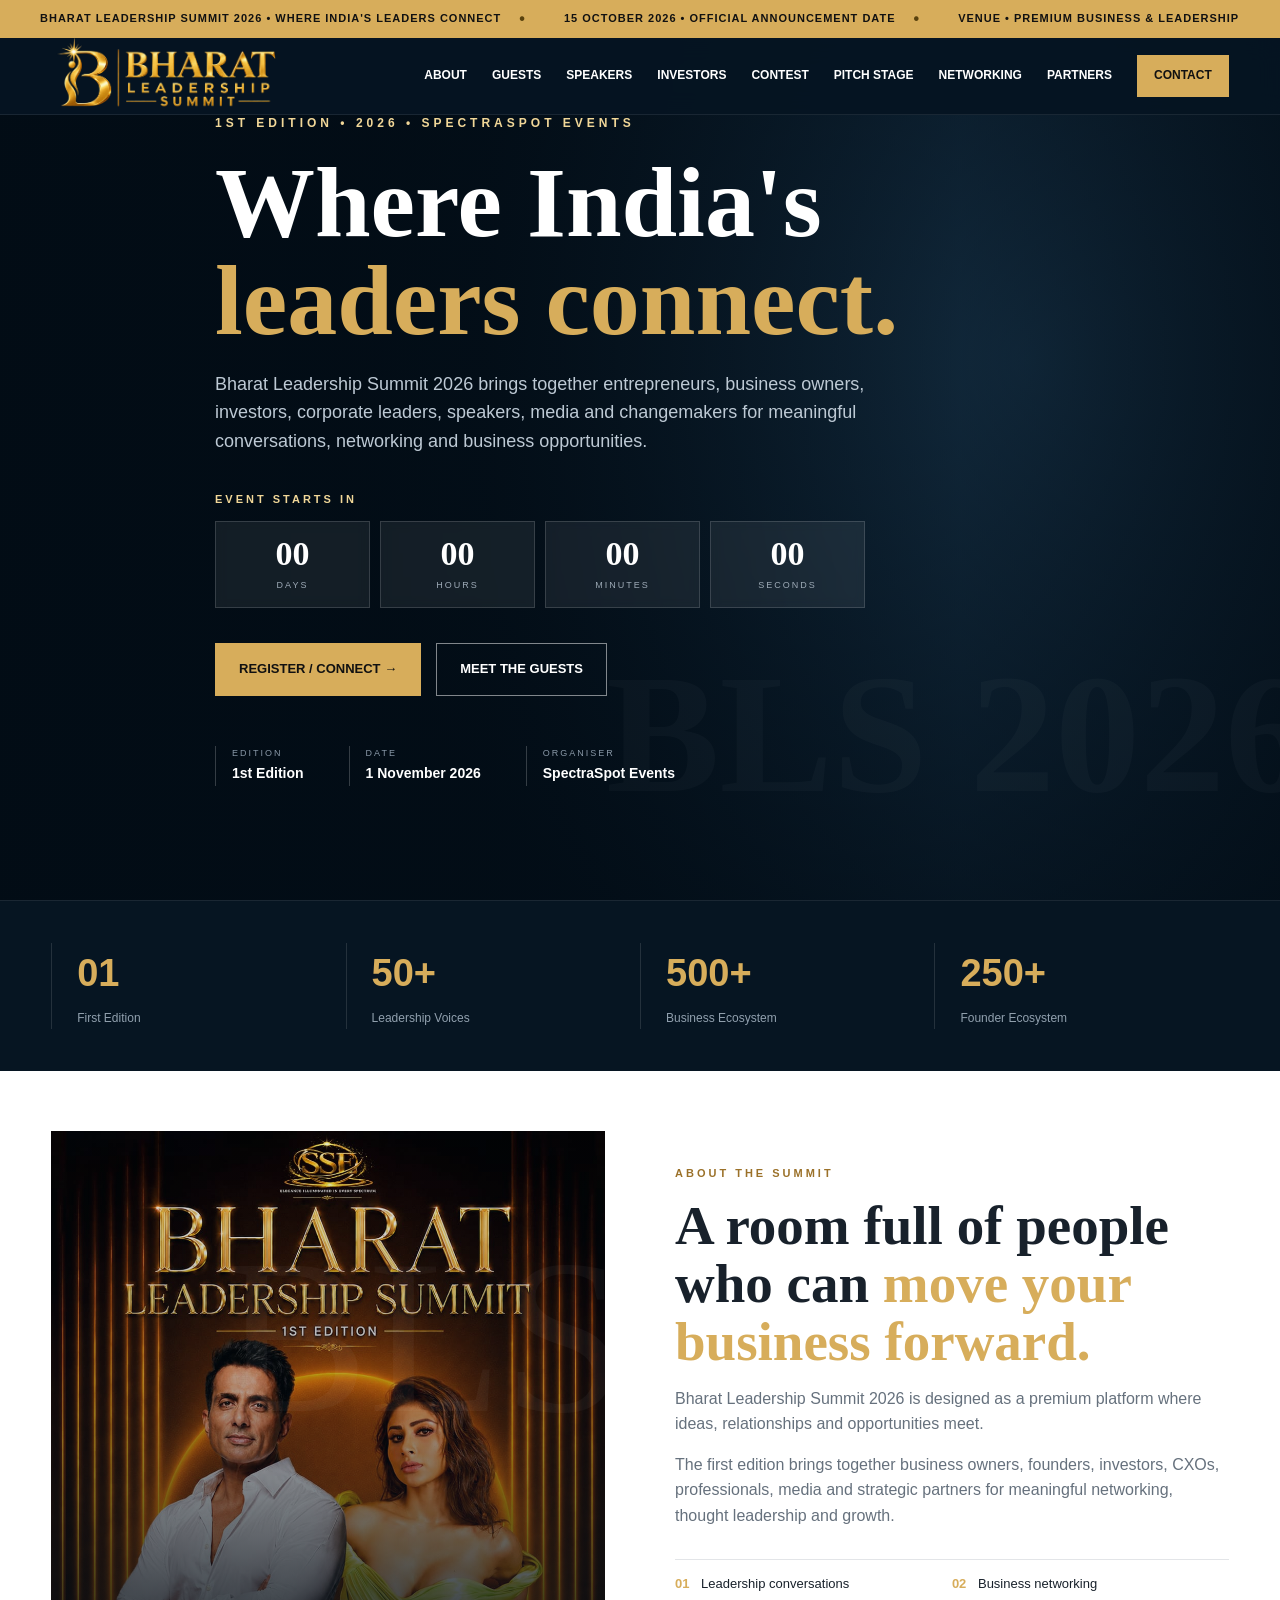
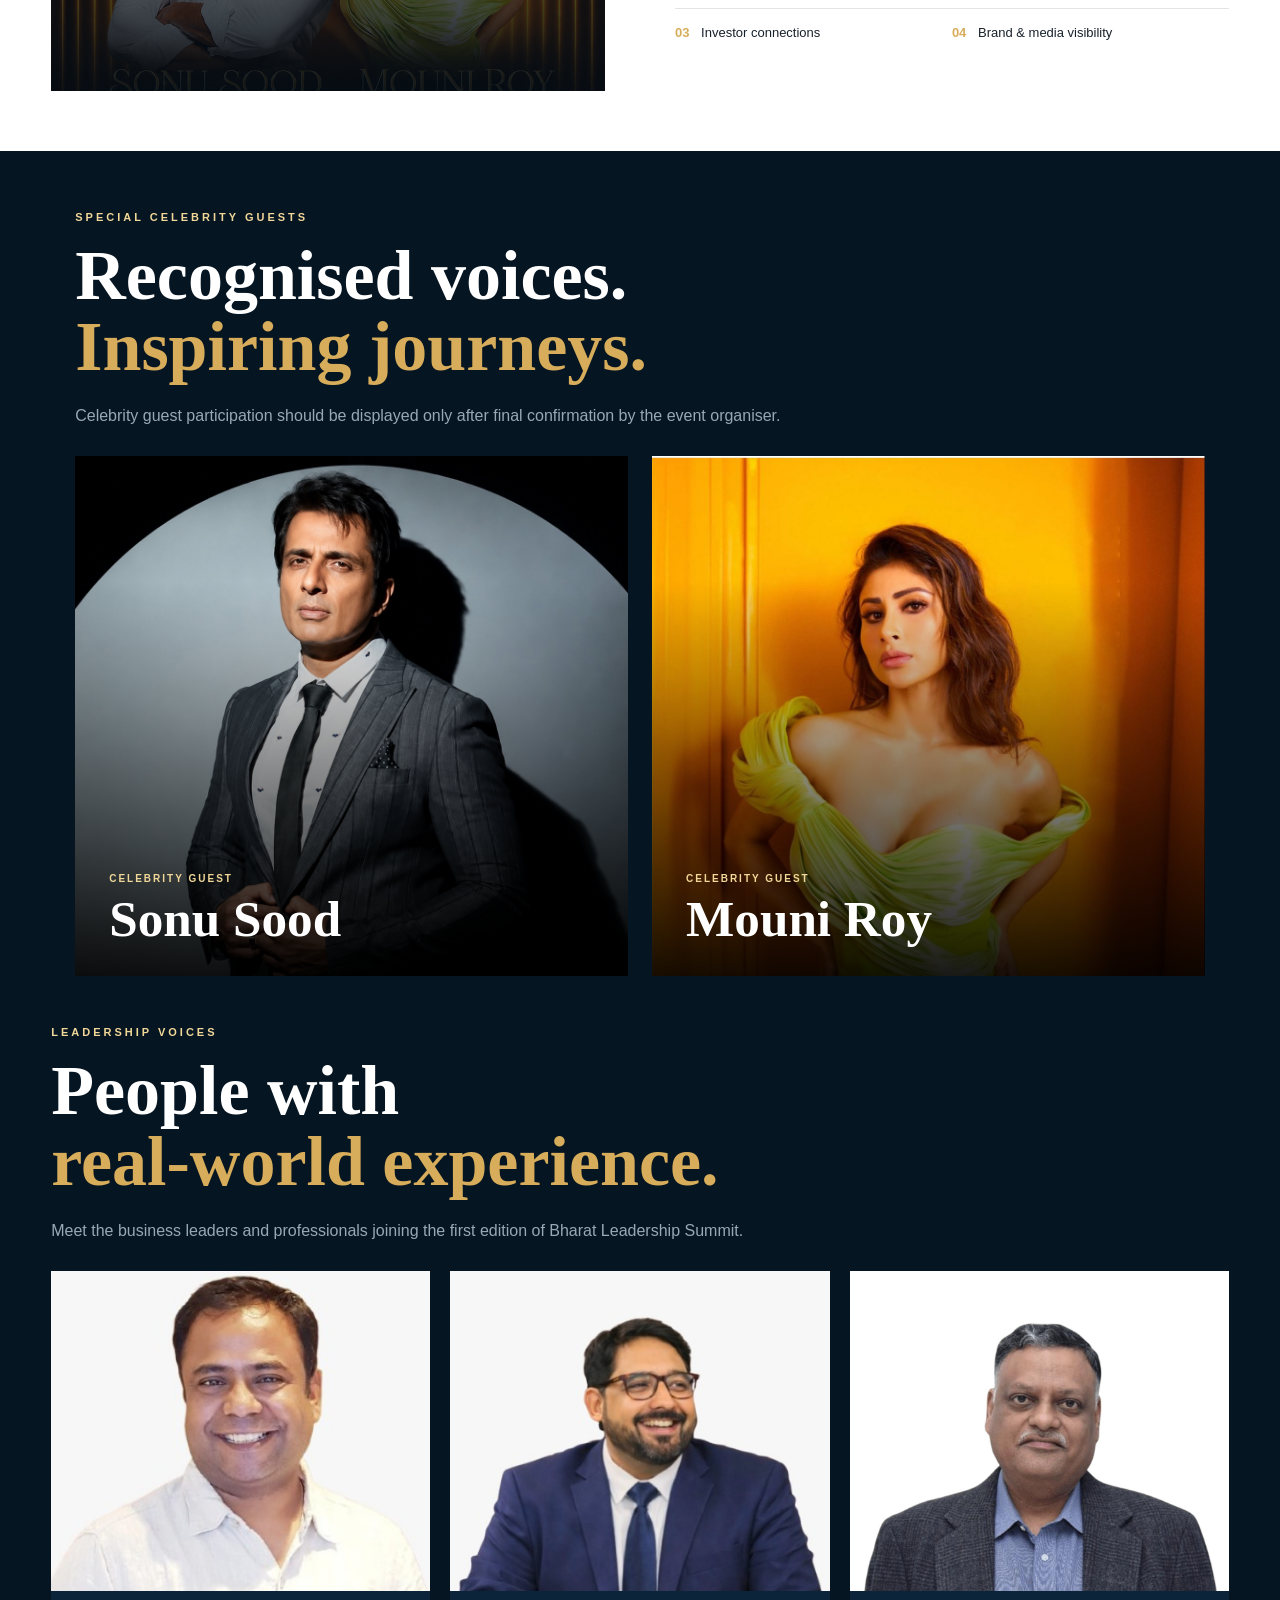
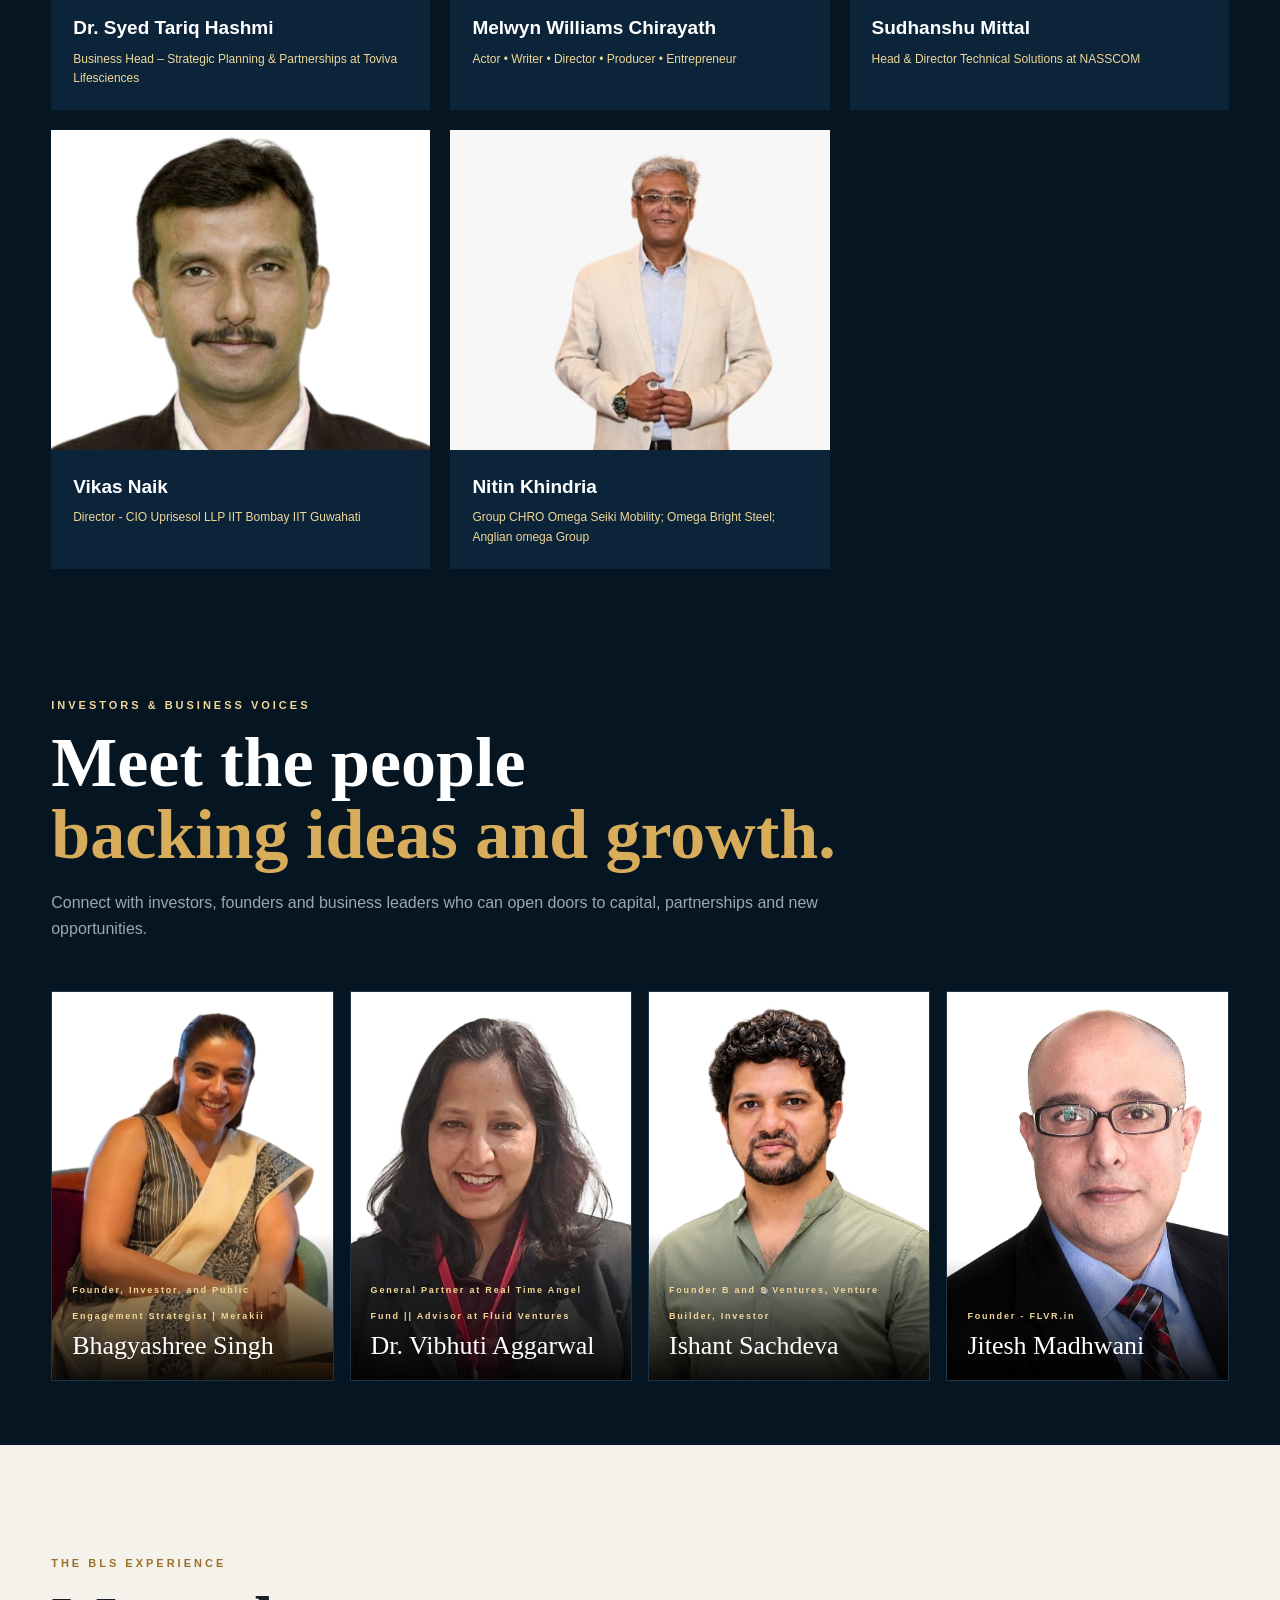
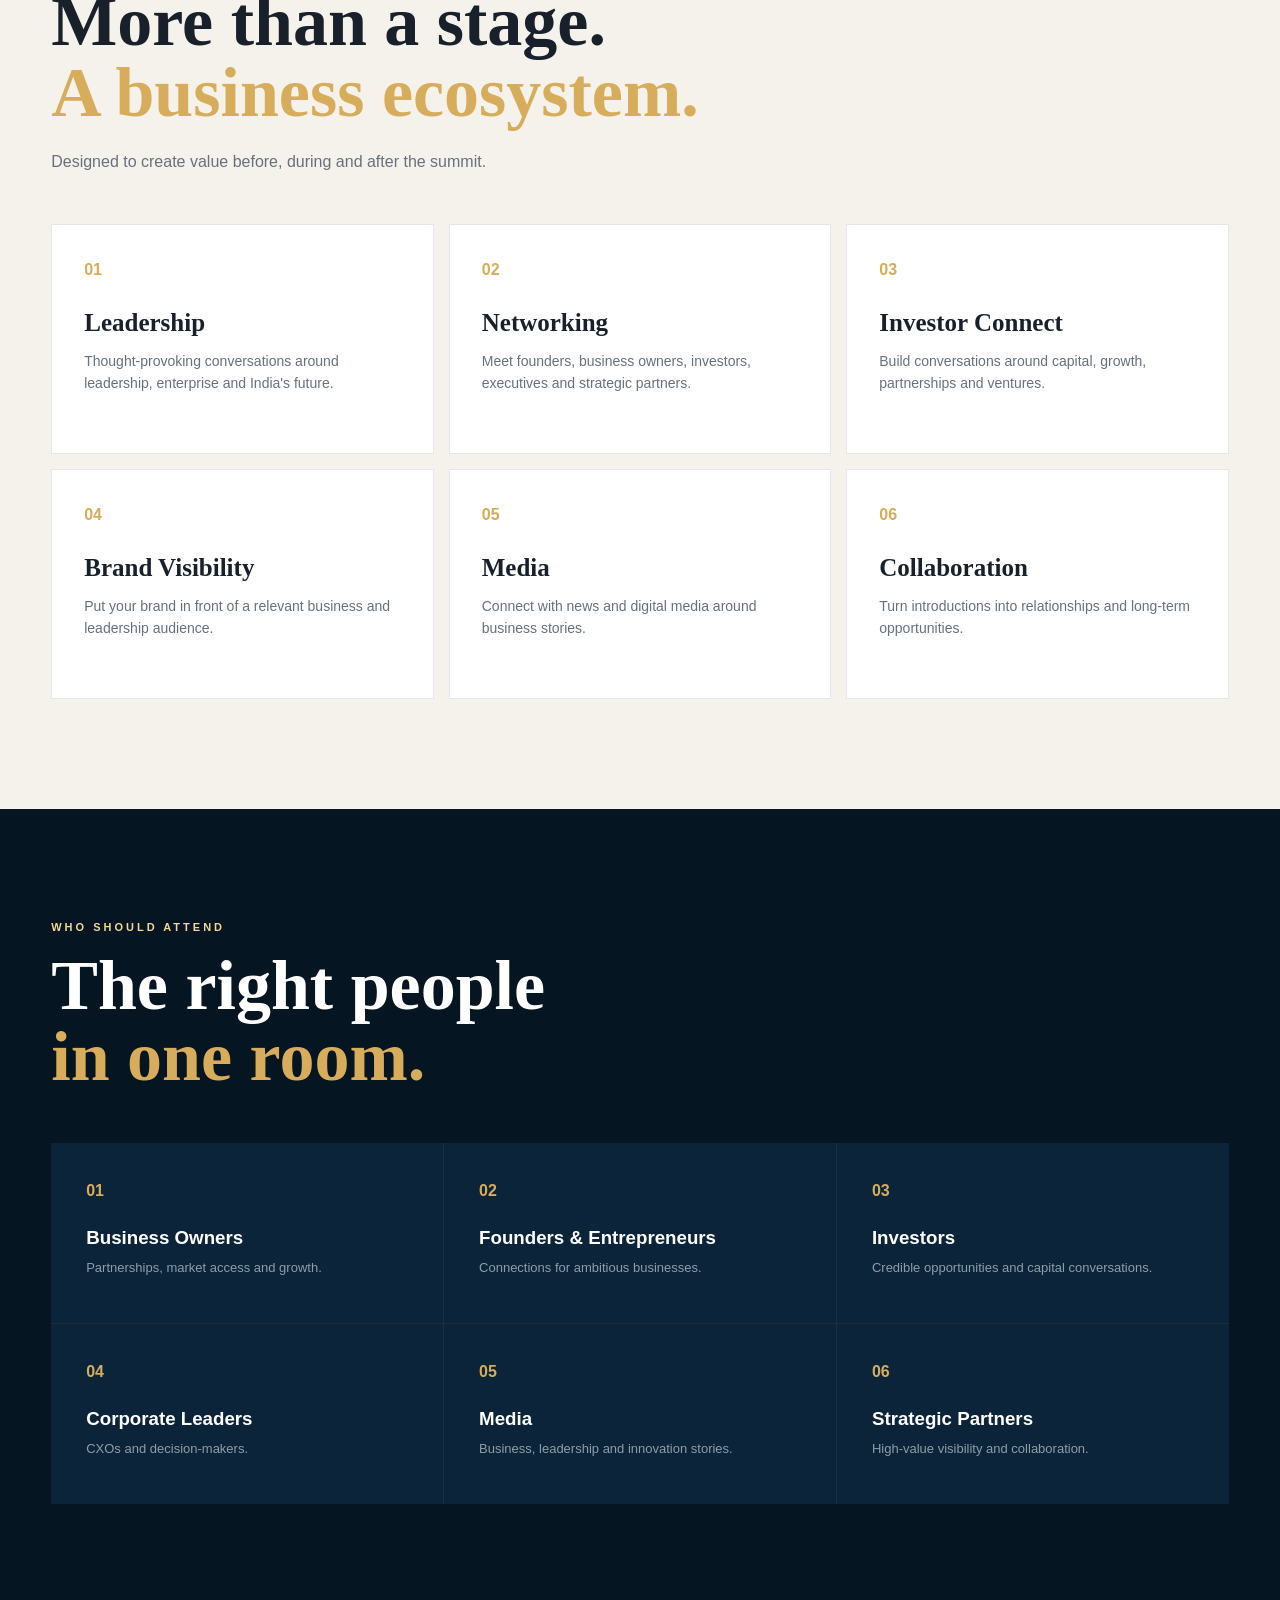
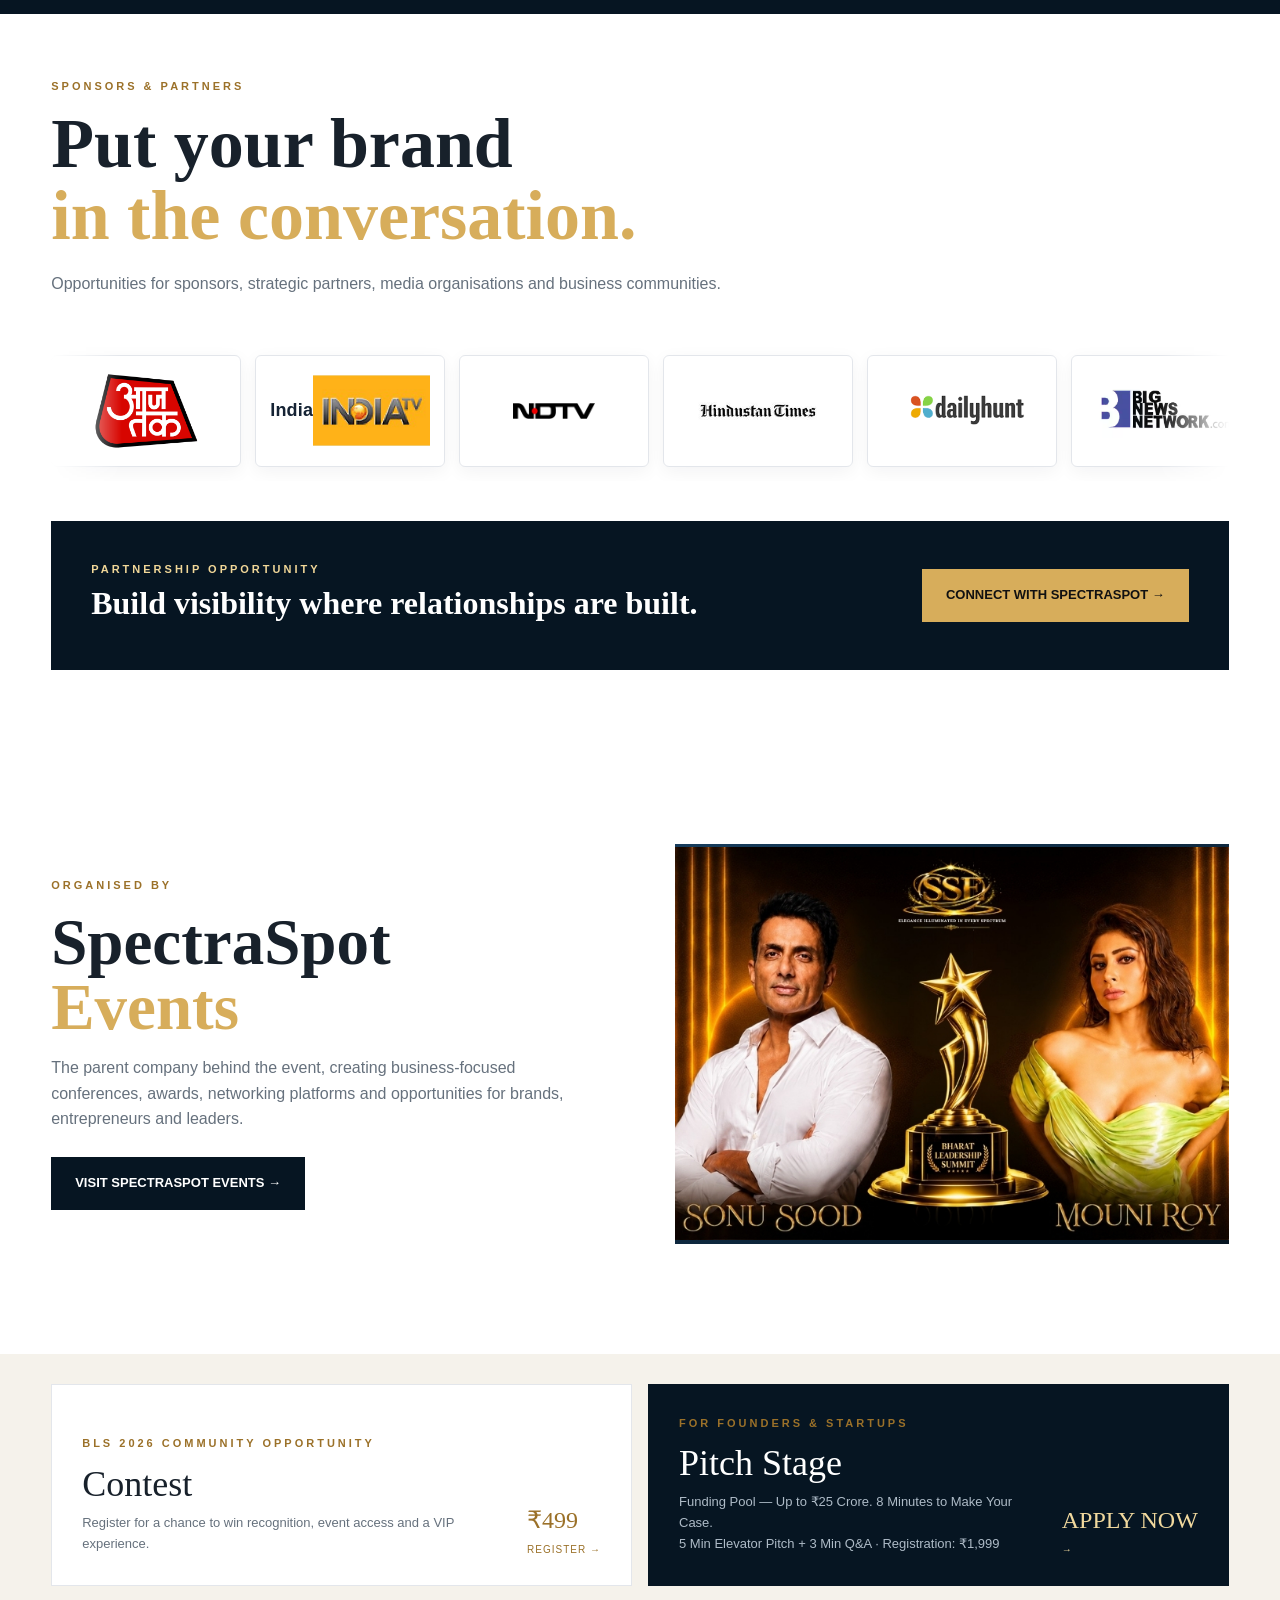
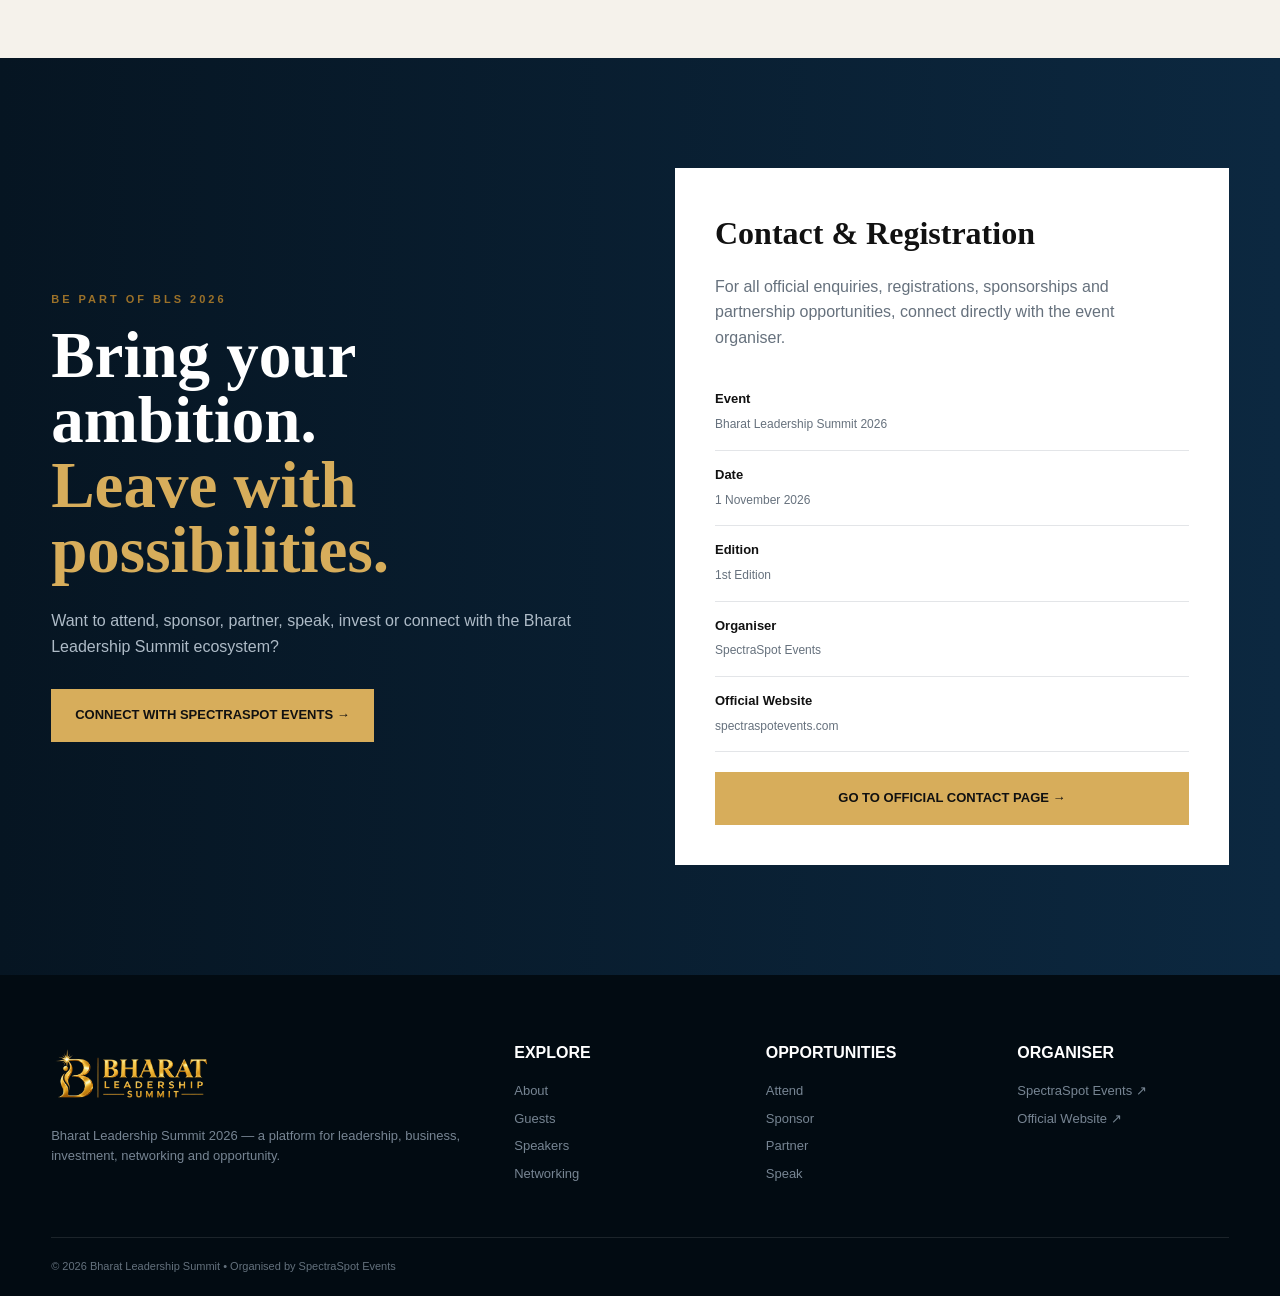
<file: index.html>
<!DOCTYPE html>
<html lang="en">
<head>
<meta charset="UTF-8">
<meta name="viewport" content="width=device-width, initial-scale=1.0">

<title>Bharat Leadership Summit 2026 | BLS 2026</title>

<meta name="description" content="Bharat Leadership Summit 2026 - India's platform for business leaders, entrepreneurs, investors, speakers, media and networking.">
<link rel="stylesheet" href="style.css">
<link rel="stylesheet" href="pages.css">
<link rel="icon" href="images/bharat-leadership-summit-logo.png">

<style>

/* =========================================================
   GLOBAL
========================================================= */

:root{
    --navy:#061522;
    --navy2:#0b2439;
    --navy3:#102f48;
    --gold:#d7ad5b;
    --gold-light:#f1d798;
    --white:#ffffff;
    --cream:#f5f2eb;
    --text:#18212b;
    --muted:#66717d;
    --border:#e3e5e8;
}

*{
    margin:0;
    padding:0;
    box-sizing:border-box;
}

html{
    scroll-behavior:smooth;
    scroll-padding-top:90px;
}

body{
    font-family:Arial,Helvetica,sans-serif;
    color:var(--text);
    background:#fff;
    line-height:1.6;
    overflow-x:hidden;
}

a{
    text-decoration:none;
    color:inherit;
}

img{
    max-width:100%;
    display:block;
}

button{
    font-family:inherit;
}

.container{
    width:92%;
    max-width:1200px;
    margin:auto;
}

/* =========================================================
   ANNOUNCEMENT BAR
========================================================= */

.announcement-bar{
    position:fixed;
    top:0;
    left:0;
    width:100%;
    height:38px;
    z-index:1001;
    background:var(--gold);
    color:#111;
    display:flex;
    align-items:center;
    justify-content:center;
    text-align:left;
    font-size:11px;
    font-weight:bold;
    letter-spacing:.8px;
    padding:0 40px;
}

.ticker-viewport{
    width:100%;
    overflow:hidden;
    white-space:nowrap;
}

.ticker-track{
    display:inline-flex;
    align-items:center;
    width:max-content;
    animation:blsTicker 52s linear infinite;
    will-change:transform;
}

.ticker-track:hover{
    animation-play-state:paused;
}

.ticker-item{
    display:inline-flex;
    align-items:center;
    gap:18px;
    padding-right:38px;
    color:#111;
    font-size:11px;
    font-weight:bold;
    letter-spacing:1px;
}

.ticker-item::after{
    content:"•";
    color:#59420e;
    font-size:16px;
}

.ticker-copy{
    display:inline-block;
}

@keyframes blsTicker{
    from{transform:translateX(0)}
    to{transform:translateX(-50%)}
}

.announcement-bar a{
    text-decoration:underline;
    margin-left:7px;
}

/* =========================================================
   HEADER
========================================================= */

header{
    position:fixed;
    top:38px;
    left:0;
    width:100%;
    z-index:1000;
    background:rgba(6,21,34,.95);
    backdrop-filter:blur(12px);
    border-bottom:1px solid rgba(255,255,255,.08);
}

.navbar{
    height:76px;
    display:flex;
    justify-content:space-between;
    align-items:center;
}

.logo{
    color:white;
    display:flex;
    align-items:center;
    gap:12px;
    font-weight:bold;
    letter-spacing:1px;
    flex-shrink:0;
}

.logo-icon{
    width:42px;
    height:42px;
    border:1px solid var(--gold);
    display:flex;
    align-items:center;
    justify-content:center;
    font-family:Georgia,serif;
    font-size:25px;
    color:var(--gold-light);
}

.logo-text span{
    display:block;
    font-size:12px;
    line-height:1.25;
}

.logo-text strong{
    color:var(--gold);
}

nav{
    display:flex;
    align-items:center;
    gap:25px;
}

nav a{
    color:white;
    font-size:12px;
    font-weight:bold;
    transition:.2s;
}

nav a:hover{
    color:var(--gold-light);
}

.nav-contact{
    background:var(--gold);
    color:#111!important;
    padding:11px 17px;
}

.mobile-btn{
    display:none;
    color:white;
    font-size:28px;
    cursor:pointer;
    border:0;
    background:none;
}

/* =========================================================
   HERO
========================================================= */

.hero{
    min-height:900px;
    position:relative;
    background:
        linear-gradient(90deg,
        rgba(2,12,21,.98) 0%,
        rgba(2,12,21,.91) 38%,
        rgba(2,12,21,.55) 75%,
        rgba(2,12,21,.8) 100%),
        radial-gradient(circle at 80% 40%,#234a68,#061522 60%);
    color:white;
    display:flex;
    align-items:center;
    overflow:hidden;
    padding-top:110px;
}

.hero:after{
    content:"BLS 2026";
    position:absolute;
    right:-30px;
    bottom:30px;
    font-family:Georgia,serif;
    font-size:170px;
    font-weight:bold;
    color:white;
    opacity:.025;
    pointer-events:none;
}

.hero-content{
    position:relative;
    z-index:2;
    max-width:850px;
}

.tag{
    color:var(--gold-light);
    letter-spacing:4px;
    font-size:12px;
    font-weight:bold;
}

.hero h1{
    font-family:Georgia,serif;
    font-size:clamp(55px,8vw,100px);
    line-height:.98;
    margin:20px 0;
}

.hero h1 span{
    color:var(--gold);
}

.hero p{
    max-width:700px;
    color:#bdc9d4;
    font-size:18px;
}

/* =========================================================
   COUNTDOWN
========================================================= */

.countdown-wrap{
    margin-top:35px;
    max-width:650px;
}

.countdown-label{
    color:var(--gold-light);
    font-size:11px;
    letter-spacing:3px;
    font-weight:bold;
    margin-bottom:12px;
}

.countdown{
    display:grid;
    grid-template-columns:repeat(4,1fr);
    gap:10px;
}

.count-box{
    background:rgba(255,255,255,.07);
    border:1px solid rgba(255,255,255,.15);
    padding:15px 10px;
    text-align:center;
    backdrop-filter:blur(5px);
}

.count-box strong{
    display:block;
    color:white;
    font-family:Georgia,serif;
    font-size:34px;
    line-height:1;
}

.count-box span{
    display:block;
    color:#9eabb7;
    font-size:9px;
    letter-spacing:2px;
    margin-top:7px;
}

.buttons{
    display:flex;
    gap:15px;
    margin-top:35px;
    flex-wrap:wrap;
}

.btn{
    padding:15px 23px;
    font-size:13px;
    font-weight:bold;
    display:inline-block;
    cursor:pointer;
    transition:.25s;
    border:1px solid transparent;
}

.btn-gold{
    background:var(--gold);
    color:#111;
}

.btn-gold:hover{
    background:var(--gold-light);
    transform:translateY(-2px);
}

.btn-outline{
    border:1px solid rgba(255,255,255,.5);
    color:white;
}

.btn-outline:hover{
    background:white;
    color:#111;
}

.hero-info{
    display:flex;
    gap:45px;
    margin-top:50px;
    flex-wrap:wrap;
}

.hero-info div{
    border-left:1px solid rgba(255,255,255,.2);
    padding-left:16px;
}

.hero-info small{
    color:#8998a7;
    display:block;
    font-size:9px;
    letter-spacing:2px;
}

.hero-info strong{
    color:white;
    font-size:14px;
}

/* =========================================================
   NUMBERS
========================================================= */

.numbers{
    background:var(--navy);
    color:white;
    padding:42px 0;
}

.number-grid{
    display:grid;
    grid-template-columns:repeat(4,1fr);
}

.number-box{
    border-left:1px solid rgba(255,255,255,.12);
    padding-left:25px;
}

.number-box strong{
    display:block;
    color:var(--gold);
    font-size:38px;
}

.number-box span{
    color:#91a0ae;
    font-size:12px;
}

/* =========================================================
   COMMON SECTIONS
========================================================= */

section{
    padding:110px 0;
}

.section-title{
    max-width:800px;
    margin-bottom:50px;
}

.kicker{
    color:#9b7129;
    font-size:11px;
    font-weight:bold;
    letter-spacing:3px;
}

.section-title h2{
    font-family:Georgia,serif;
    font-size:clamp(42px,6vw,70px);
    line-height:1.02;
    margin:13px 0 20px;
}

.section-title h2 span{
    color:var(--gold);
}

.section-title p{
    color:var(--muted);
}

.dark{
    background:var(--navy);
    color:white;
}

.dark .section-title p{
    color:#9aa8b5;
}

.dark .kicker{
    color:var(--gold-light);
}

/* =========================================================
   ABOUT
========================================================= */

.about-grid{
    display:grid;
    grid-template-columns:1fr 1fr;
    gap:70px;
    align-items:center;
}

.about-visual{
    min-height:560px;
    background:linear-gradient(145deg,#123653,#061522);
    display:flex;
    align-items:flex-end;
    padding:45px;
    color:white;
    position:relative;
    overflow:hidden;
}

.about-visual:before{
    content:"BLS";
    position:absolute;
    right:-20px;
    top:30px;
    font-family:Georgia,serif;
    font-size:220px;
    color:white;
    opacity:.035;
}

.about-visual h3{
    font-family:Georgia,serif;
    font-size:55px;
    line-height:1;
    position:relative;
}

.about-copy h2{
    font-family:Georgia,serif;
    font-size:55px;
    line-height:1.05;
    margin:15px 0;
}

.about-copy h2 span{
    color:var(--gold);
}

.about-copy p{
    color:var(--muted);
    margin:15px 0;
}

.checks{
    display:grid;
    grid-template-columns:1fr 1fr;
    margin-top:30px;
}

.check{
    border-top:1px solid var(--border);
    padding:14px 0;
    font-size:13px;
}

.check b{
    color:var(--gold);
    margin-right:8px;
}

/* =========================================================
   CELEBRITY
========================================================= */

.celebrity-grid{
    display:grid;
    grid-template-columns:1fr 1fr;
    gap:20px;
}

.celebrity-card{
    height:600px;
    position:relative;
    overflow:hidden;
    background:#122b43;
}

.celebrity-card img{
    width:100%;
    height:100%;
    object-fit:cover;
    transition:.5s;
}

.celebrity-card:hover img{
    transform:scale(1.04);
}

.celebrity-overlay{
    position:absolute;
    left:0;
    right:0;
    bottom:0;
    padding:35px;
    background:linear-gradient(transparent,rgba(0,0,0,.9));
}

.celebrity-overlay small{
    color:var(--gold-light);
    letter-spacing:2px;
    font-size:10px;
}

.celebrity-overlay h3{
    font-family:Georgia,serif;
    font-size:48px;
    margin-top:5px;
}

/* =========================================================
   SPEAKERS
========================================================= */

.speaker-grid{
    display:grid;
    grid-template-columns:repeat(3,1fr);
    gap:20px;
}

.speaker-card{
    background:var(--navy2);
    color:white;
    overflow:hidden;
    display:block;
    transition:.3s;
}

.speaker-card:hover{
    transform:translateY(-4px);
}

.speaker-card img{
    width:100%;
    height:320px;
    object-fit:cover;
    object-position:top center;
}

.speaker-info{
    padding:22px;
}

.speaker-info h3{
    font-size:19px;
    margin-bottom:6px;
}

.speaker-info p{
    color:var(--gold-light);
    font-size:12px;
}

.linkedin-btn{
    display:inline-block;
    margin-top:15px;
    padding:8px 14px;
    border:1px solid var(--gold);
    color:var(--gold);
    font-size:10px;
    font-weight:bold;
    letter-spacing:1px;
}

.linkedin-btn:hover{
    background:var(--gold);
    color:#061522;
}

.placeholder{
    min-height:400px;
    display:flex;
    align-items:center;
    justify-content:center;
    flex-direction:column;
    background:#f4f5f6;
    color:#111;
    text-align:center;
}

.placeholder .plus{
    font-size:60px;
    color:var(--gold);
}

/* =========================================================
   EXPERIENCE
========================================================= */

.cream{
    background:var(--cream);
}

.experience-grid{
    display:grid;
    grid-template-columns:repeat(3,1fr);
    gap:15px;
}

.experience-card{
    background:white;
    border:1px solid var(--border);
    padding:32px;
    min-height:230px;
}

.experience-card .num{
    color:var(--gold);
    font-weight:bold;
}

.experience-card h3{
    font-family:Georgia,serif;
    font-size:25px;
    margin:20px 0 7px;
}

.experience-card p{
    color:var(--muted);
    font-size:14px;
}

/* =========================================================
   AUDIENCE
========================================================= */

.audience-grid{
    display:grid;
    grid-template-columns:repeat(3,1fr);
    gap:1px;
    background:rgba(255,255,255,.1);
}

.audience-card{
    background:var(--navy2);
    padding:35px;
    min-height:180px;
}

.audience-card strong{
    color:var(--gold);
}

.audience-card h3{
    margin:20px 0 5px;
}

.audience-card p{
    color:#8f9daa;
    font-size:13px;
}

/* =========================================================
   SPONSORS
========================================================= */

.partner-grid{
    display:grid;
    grid-template-columns:repeat(5,1fr);
    gap:12px;
}

.partner{
    height:105px;
    display:flex;
    align-items:center;
    justify-content:center;
    text-align:center;
    background:white;
    border:1px solid var(--border);
    color:#87919b;
    font-size:10px;
    font-weight:bold;
    letter-spacing:1px;
    padding:10px;
}

.partner-box{
    background:var(--navy);
    color:white;
    margin-top:40px;
    padding:40px;
    display:flex;
    justify-content:space-between;
    align-items:center;
    gap:20px;
}

.partner-box h3{
    font-family:Georgia,serif;
    font-size:32px;
}

/* =========================================================
   ORGANISER
========================================================= */

.organiser{
    display:grid;
    grid-template-columns:1fr 1fr;
    gap:70px;
    align-items:center;
}

.organiser h2{
    font-family:Georgia,serif;
    font-size:65px;
    line-height:1;
    margin:15px 0;
}

.organiser h2 span{
    color:var(--gold);
}

.organiser p{
    color:var(--muted);
    margin-bottom:25px;
}

.organiser-box{
    min-height:400px;
    background:linear-gradient(145deg,#163c5c,#061522);
    display:flex;
    align-items:center;
    justify-content:center;
    text-align:center;
    color:white;
}

.organiser-box h3{
    font-family:Georgia,serif;
    font-size:48px;
}

/* =========================================================
   CONTACT
========================================================= */

.contact-section{
    background:linear-gradient(90deg,#061522,#0c2840);
    color:white;
}

.contact-grid{
    display:grid;
    grid-template-columns:1fr 1fr;
    gap:70px;
    align-items:center;
}

.contact-copy h2{
    font-family:Georgia,serif;
    font-size:65px;
    line-height:1;
    margin:15px 0 25px;
}

.contact-copy h2 span{
    color:var(--gold);
}

.contact-copy p{
    color:#aebbc7;
    margin-bottom:30px;
}

.contact-box{
    background:white;
    color:#111;
    padding:40px;
}

.contact-box h3{
    font-family:Georgia,serif;
    font-size:32px;
    margin-bottom:15px;
}

.contact-box p{
    color:var(--muted);
    margin-bottom:25px;
}

.contact-list{
    margin:20px 0;
}

.contact-list div{
    padding:14px 0;
    border-bottom:1px solid var(--border);
}

.contact-list strong{
    display:block;
    font-size:13px;
}

.contact-list span{
    color:var(--muted);
    font-size:12px;
}

/* =========================================================
   FOOTER
========================================================= */

footer{
    background:#020b12;
    color:white;
    padding:65px 0 20px;
}

.footer-grid{
    display:grid;
    grid-template-columns:2fr 1fr 1fr 1fr;
    gap:40px;
}

.footer-grid h4{
    margin-bottom:15px;
}

.footer-grid p,
.footer-grid a{
    display:block;
    color:#778593;
    font-size:13px;
    margin:7px 0;
}

.footer-grid a:hover{
    color:var(--gold);
}

.copyright{
    border-top:1px solid rgba(255,255,255,.1);
    margin-top:45px;
    padding-top:20px;
    color:#64717d;
    font-size:11px;
}

/* =========================================================
   MOBILE BOTTOM BAR
========================================================= */

.mobile-bottom-bar{
    display:none;
}

/* =========================================================
   TABLET
========================================================= */

@media(max-width:1000px){

    nav{
        gap:15px;
    }

    nav a{
        font-size:10px;
    }

    .speaker-grid{
        grid-template-columns:repeat(2,1fr);
    }

    .partner-grid{
        grid-template-columns:repeat(3,1fr);
    }

    .footer-grid{
        grid-template-columns:2fr 1fr 1fr;
    }
}

/* =========================================================
   MOBILE
========================================================= */

@media(max-width:768px){

    body{
        padding-bottom:64px;
    }

    .announcement-bar{
        height:38px;
        font-size:9px;
        letter-spacing:.3px;
        padding:0 35px 0 10px;
        line-height:1.2;
    }

    header{
        top:38px;
    }

    .navbar{
        height:68px;
    }

    .logo{
        gap:8px;
    }

    .logo-icon{
        width:36px;
        height:36px;
        font-size:21px;
    }

    .logo-text span{
        font-size:9px;
    }

    .mobile-btn{
        display:block;
    }

    nav{
        display:none;
        position:absolute;
        top:68px;
        left:0;
        right:0;
        width:100%;
        background:var(--navy);
        padding:15px 5%;
        flex-direction:column;
        align-items:stretch;
        gap:0;
        border-top:1px solid rgba(255,255,255,.1);
        box-shadow:0 15px 30px rgba(0,0,0,.25);
    }

    nav.active{
        display:flex;
    }

    nav a{
        font-size:12px;
        padding:14px 8px;
        border-bottom:1px solid rgba(255,255,255,.08);
    }

    nav .nav-contact{
        margin-top:8px;
        text-align:center;
        border:0;
    }

    .hero{
        min-height:auto;
        padding:155px 0 75px;
    }

    .hero:after{
        font-size:90px;
        right:-20px;
    }

    .hero h1{
        font-size:clamp(48px,14vw,70px);
        line-height:.96;
        margin:16px 0;
    }

    .hero p{
        font-size:15px;
        line-height:1.7;
    }

    .tag{
        font-size:9px;
        letter-spacing:2px;
    }

    .countdown-wrap{
        margin-top:27px;
    }

    .countdown{
        gap:6px;
    }

    .count-box{
        padding:12px 5px;
    }

    .count-box strong{
        font-size:25px;
    }

    .count-box span{
        font-size:7px;
        letter-spacing:1px;
    }

    .buttons{
        flex-direction:column;
        gap:10px;
        margin-top:28px;
    }

    .btn{
        width:100%;
        text-align:center;
        padding:15px 14px;
        min-height:48px;
        display:flex;
        justify-content:center;
        align-items:center;
    }

    .hero-info{
        margin-top:35px;
        display:grid;
        grid-template-columns:1fr 1fr;
        gap:15px;
    }

    .hero-info div{
        padding-left:12px;
    }

    .numbers{
        padding:30px 0;
    }

    .number-grid{
        grid-template-columns:1fr 1fr;
        gap:25px 15px;
    }

    .number-box{
        padding-left:12px;
    }

    .number-box strong{
        font-size:30px;
    }

    section{
        padding:75px 0;
    }

    .section-title{
        margin-bottom:35px;
    }

    .section-title h2{
        font-size:44px;
    }

    .section-title p{
        font-size:14px;
    }

    .about-grid,
    .contact-grid,
    .organiser{
        grid-template-columns:1fr;
        gap:35px;
    }

    .about-visual{
        min-height:390px;
        padding:30px;
    }

    .about-visual h3{
        font-size:44px;
    }

    .about-visual:before{
        font-size:150px;
    }

    .about-copy h2{
        font-size:43px;
    }

    .checks{
        grid-template-columns:1fr;
    }

    .celebrity-grid{
        grid-template-columns:1fr;
        gap:15px;
    }

    .celebrity-card{
        height:470px;
    }

    .celebrity-overlay{
        padding:25px;
    }

    .celebrity-overlay h3{
        font-size:40px;
    }

    .speaker-grid{
        grid-template-columns:1fr;
        gap:15px;
    }

    .speaker-card img{
        height:390px;
    }

    .speaker-info{
        padding:20px;
    }

    .placeholder{
        min-height:280px;
    }

    .experience-grid{
        grid-template-columns:1fr;
    }

    .experience-card{
        min-height:auto;
        padding:27px;
    }

    .audience-grid{
        grid-template-columns:1fr;
    }

    .audience-card{
        min-height:auto;
        padding:27px;
    }

    .partner-grid{
        grid-template-columns:1fr 1fr;
        gap:8px;
    }

    .partner{
        height:90px;
    }

    .partner-box{
        display:block;
        padding:28px 22px;
    }

    .partner-box h3{
        font-size:27px;
        margin-top:10px;
    }

    .partner-box .btn{
        margin-top:20px;
    }

    .organiser h2{
        font-size:50px;
    }

    .organiser-box{
        min-height:300px;
    }

    .organiser-box h3{
        font-size:38px;
    }

    .contact-copy h2{
        font-size:48px;
    }

    .contact-box{
        padding:28px 22px;
    }

    .contact-box h3{
        font-size:28px;
    }

    .footer-grid{
        grid-template-columns:1fr 1fr;
        gap:30px 20px;
    }

    .footer-grid > div:first-child{
        grid-column:1/-1;
    }

    .mobile-bottom-bar{
        display:grid;
        grid-template-columns:1fr 1fr;
        position:fixed;
        bottom:0;
        left:0;
        right:0;
        z-index:2000;
        height:62px;
        box-shadow:0 -4px 20px rgba(0,0,0,.2);
    }

    .mobile-bottom-bar a{
        display:flex;
        justify-content:center;
        align-items:center;
        font-size:11px;
        font-weight:bold;
        letter-spacing:.5px;
    }

    .mobile-register{
        background:var(--gold);
        color:#111;
    }

    .mobile-contact{
        background:var(--navy);
        color:white;
    }
}

/* =========================================================
   SMALL PHONES
========================================================= */

@media(max-width:380px){

    .hero h1{
        font-size:46px;
    }

    .count-box strong{
        font-size:22px;
    }

    .hero-info{
        grid-template-columns:1fr;
    }

    .section-title h2{
        font-size:38px;
    }

    .celebrity-card{
        height:420px;
    }

    .speaker-card img{
        height:340px;
    }

    .partner-grid{
        grid-template-columns:1fr;
    }

    .footer-grid{
        grid-template-columns:1fr;
    }

}

/* =========================================================
   ACCESSIBILITY
========================================================= */

a:focus-visible,
button:focus-visible{
    outline:2px solid var(--gold-light);
    outline-offset:3px;
}

@media(prefers-reduced-motion:reduce){

    html{
        scroll-behavior:auto;
    }

    *{
        transition:none!important;
        animation:none!important;
    }

}

</style>
</head>


<body>


<!-- =======================================================
     ANNOUNCEMENT BAR
======================================================= -->

<div class="announcement-bar ticker-bar" id="announcementBar">

<div class="ticker-viewport" aria-label="Bharat Leadership Summit announcements">
<div class="ticker-track">
<span class="ticker-item"><span class="ticker-copy">BHARAT LEADERSHIP SUMMIT 2026 • WHERE INDIA'S LEADERS CONNECT</span></span>
<span class="ticker-item"><span class="ticker-copy">15 OCTOBER 2026 • OFFICIAL ANNOUNCEMENT DATE</span></span>
<span class="ticker-item"><span class="ticker-copy">VENUE • PREMIUM BUSINESS &amp; LEADERSHIP EXPERIENCE</span></span>
<span class="ticker-item"><span class="ticker-copy">HOTEL ACCOMMODATION • SPECIAL EVENT EXPERIENCE</span></span>
<span class="ticker-item"><span class="ticker-copy">INVESTORS • FOUNDERS • BUSINESS LEADERS • CORPORATE LEADERS</span></span>
<span class="ticker-item"><span class="ticker-copy">SPONSORS &amp; STRATEGIC PARTNERS • CONNECT WITH INDIA'S BUSINESS ECOSYSTEM</span></span>
<span class="ticker-item"><span class="ticker-copy">PITCH STAGE • PRESENT YOUR BUSINESS • EXPLORE POTENTIAL INVESTMENT OPPORTUNITIES</span></span>
<span class="ticker-item"><span class="ticker-copy">TOTAL FUNDING POOL UP TO ₹25 CRORE • SUBJECT TO INVESTOR EVALUATION AND SELECTION</span></span>
<span class="ticker-item"><span class="ticker-copy">CONTEST • REGISTER NOW • ₹999 → ₹499 • 50% OFF</span></span>
<span class="ticker-item"><span class="ticker-copy">NETWORK • CONNECT • LEARN • GROW</span></span>
</div>
</div>

</div>


<!-- =======================================================
     HEADER
======================================================= -->

<header>

<div class="container navbar">

<a href="#home" class="logo">
    <img
        src="images/bharat-leadership-summit-logo.png"
        alt="Bharat Leadership Summit"
        class="header-logo"
    >
</a>


<button
class="mobile-btn"
onclick="toggleMenu()"
aria-label="Open navigation"
>
☰
</button>


<nav id="navigation">

<a href="#about">ABOUT</a>

<a href="#guests">GUESTS</a>

<a href="#speakers">SPEAKERS</a>

<a href="#investors">INVESTORS</a>

<a href="contest.html">CONTEST</a>

<a href="pitch-stage.html">PITCH STAGE</a>

<a href="#network">NETWORKING</a>

<a href="#partners">PARTNERS</a>

<a href="#contact" class="nav-contact">
CONTACT
</a>

</nav>

</div>

</header>


<!-- =======================================================
     HERO
======================================================= -->

<section class="hero" id="home">

<div class="container hero-content">

<div class="tag">
1ST EDITION • 2026 • SPECTRASPOT EVENTS
</div>

<h1>

Where India's

<br>

<span>leaders connect.</span>

</h1>

<p>

Bharat Leadership Summit 2026 brings together
entrepreneurs, business owners, investors,
corporate leaders, speakers, media and changemakers
for meaningful conversations, networking and
business opportunities.

</p>


<!-- COUNTDOWN -->

<div class="countdown-wrap">

<div class="countdown-label">
EVENT STARTS IN
</div>

<div class="countdown">

<div class="count-box">
<strong id="days">00</strong>
<span>DAYS</span>
</div>

<div class="count-box">
<strong id="hours">00</strong>
<span>HOURS</span>
</div>

<div class="count-box">
<strong id="minutes">00</strong>
<span>MINUTES</span>
</div>

<div class="count-box">
<strong id="seconds">00</strong>
<span>SECONDS</span>
</div>

</div>

</div>


<div class="buttons">

<a
href="#contact"
class="btn btn-gold"
>
REGISTER / CONNECT →
</a>

<a
href="#guests"
class="btn btn-outline"
>
MEET THE GUESTS
</a>

</div>


<div class="hero-info">

<div>

<small>EDITION</small>

<strong>
1st Edition
</strong>

</div>

<div>

<small>DATE</small>

<strong>
1 November 2026
</strong>

</div>

<div>

<small>ORGANISER</small>

<strong>
SpectraSpot Events
</strong>

</div>

</div>

</div>

</section>


<!-- =======================================================
     NUMBERS
======================================================= -->

<section class="numbers">

<div class="container number-grid">

<div class="number-box">

<strong>01</strong>

<span>
First Edition
</span>

</div>


<div class="number-box">

<strong>50+</strong>

<span>
Leadership Voices
</span>

</div>


<div class="number-box">

<strong>500+</strong>

<span>
Business Ecosystem
</span>

</div>


<div class="number-box">

<strong>250+</strong>

<span>
Founder Ecosystem
</span>

</div>

</div>

</section>


<!-- =======================================================
     ABOUT
======================================================= -->

<section id="about">

<div class="container about-grid">


<div class="about-visual">

<img class="about-photo" src="images/about.jpg" alt="Bharat Leadership Summit">
<div class="about-photo-overlay"></div>

<div class="about-visual-content">

<div class="tag">

</div>

<!--<h3>

Business.

<br>

Leadership.

<br>

Opportunity.

</h3>-->

</div>

</div>


<div class="about-copy">

<div class="kicker">
ABOUT THE SUMMIT
</div>

<h2>

A room full of people who can

<span>
move your business forward.
</span>

</h2>

<p>

Bharat Leadership Summit 2026 is designed as
a premium platform where ideas, relationships
and opportunities meet.

</p>

<p>

The first edition brings together business owners,
founders, investors, CXOs, professionals, media
and strategic partners for meaningful networking,
thought leadership and growth.

</p>


<div class="checks">

<div class="check">
<b>01</b>
Leadership conversations
</div>

<div class="check">
<b>02</b>
Business networking
</div>

<div class="check">
<b>03</b>
Investor connections
</div>

<div class="check">
<b>04</b>
Brand & media visibility
</div>

</div>

</div>

</div>

</section>


<!-- =======================================================
     CELEBRITY GUESTS
======================================================= -->

<section class="dark" id="guests">

<div class="container">

<div class="section-title">

<div class="kicker">
SPECIAL CELEBRITY GUESTS
</div>

<h2>

Recognised voices.

<br>

<span>
Inspiring journeys.
</span>

</h2>

<p>

Celebrity guest participation should be displayed
only after final confirmation by the event organiser.

</p>

</div>


<div class="celebrity-grid">


<div class="celebrity-card">

<img
src="images/sonu.jpg"
alt="Sonu Sood"
>

<div class="celebrity-overlay">

<small>
CELEBRITY GUEST
</small>

<h3>
Sonu Sood
</h3>

</div>

</div>


<div class="celebrity-card">

<img
src="images/moni.jpg"
alt="Mouni Roy"
>

<div class="celebrity-overlay">

<small>
CELEBRITY GUEST
</small>

<h3>
Mouni Roy
</h3>

</div>

</div>


</div>

</div>

</section>


<!-- =======================================================
     SPEAKERS
======================================================= -->

<section class="dark" id="speakers">

<div class="container">

<div class="section-title">

<div class="kicker">
LEADERSHIP VOICES
</div>

<h2>

People with

<br>

<span>
real-world experience.
</span>

</h2>

<p>

Meet the business leaders and professionals
joining the first edition of Bharat Leadership Summit.

</p>

</div>


<div class="speaker-grid">


<!-- DR SYED -->

<a
href="#"
class="speaker-card"
>

<img
src="images/Dr.SyedTariq.jpg"
alt="Dr. Syed Tariq Hashmi"
>

<div class="speaker-info">

<h3>
Dr. Syed Tariq Hashmi
</h3>

<p>
Business Head – Strategic Planning & Partnerships at Toviva Lifesciences
</p>

<!-- Add LinkedIn URL here -->

<!--
<a
href="YOUR-LINKEDIN-URL"
target="_blank"
rel="noopener noreferrer"
class="linkedin-btn"
>
LinkedIn ↗
</a>
-->

</div>

</a>


<!-- MELWYN -->

<a
href="#"
class="speaker-card"
>

<img
src="images/MelwynWilliamsChirayath.jpg"
alt="Melwyn Williams Chirayath"
>

<div class="speaker-info">

<h3>
Melwyn Williams Chirayath
</h3>

<p>
Actor • Writer • Director • Producer • Entrepreneur
</p>

<!-- Add LinkedIn URL here -->

</div>

</a>


<!-- SUDHANSHU -->

<a
href="#"
class="speaker-card"
>

<img
src="images/SudhanshuMittal.jpg"
alt="Sudhanshu Mittal"
>

<div class="speaker-info">

<h3>
Sudhanshu Mittal
</h3>

<p>
Head & Director Technical Solutions at NASSCOM
</p>

<!-- Add LinkedIn URL here -->

</div>

</a>


<!-- VIKAS -->

<a
href="#"
class="speaker-card"
>

<img
src="images/VikasNaik.jpg"
alt="Vikas Naik"
>

<div class="speaker-info">

<h3>
Vikas Naik
</h3>

<p>
Director - CIO Uprisesol LLP IIT Bombay IIT Guwahati
</p>

<!-- Add LinkedIn URL here -->

</div>

</a>


<!-- NITIN -->

<a
href="#"
class="speaker-card"
>

<img
src="images/NitinKhindria.jpg"
alt="Nitin Khindria"
>

<div class="speaker-info">

<h3>
Nitin Khindria
</h3>

<p>
Group CHRO Omega Seiki Mobility; Omega Bright Steel; Anglian omega Group 
</p>

<!-- Add LinkedIn URL here -->

</div>

</a>


<!-- MORE SPEAKERS -->

<!--<div class="speaker-card placeholder">

<div class="plus">
+
</div>

<h3>
Speaker Announcement
</h3>

<p>
More confirmed speakers coming soon
</p>  

</div> -->


</div>

</div>

</section>


<!-- =======================================================
     INVESTORS & BUSINESS VOICES
======================================================= -->

<section class="dark investors-section" id="investors">

<div class="container">

<div class="section-title">

<div class="kicker">
INVESTORS & BUSINESS VOICES
</div>

<h2>
Meet the people
<br>
<span>backing ideas and growth.</span>
</h2>

<p>
Connect with investors, founders and business leaders who can open doors to capital, partnerships and new opportunities.
</p>

</div>

<div class="investor-grid">

<div class="investor-card">
<img src="images/BhagyashreeSingh.jpg" alt="Bhagyashree Singh">
<div class="investor-info">
<span>Founder, Investor, and Public Engagement Strategist | Merakii</span>
<h3>Bhagyashree Singh</h3>
</div>
</div>

<div class="investor-card">
<img src="images/Dr.VibhutiAggarwal.jpg" alt="Dr. Vibhuti Aggarwal">
<div class="investor-info">
<span>General Partner at Real Time Angel Fund || Advisor at Fluid Ventures</span>
<h3>Dr. Vibhuti Aggarwal</h3>
</div>
</div>

<div class="investor-card">
<img src="images/IshantSachdeva.jpg" alt="Ishant Sachdeva">
<div class="investor-info">
<span>Founder B and S Ventures, Venture Builder, Investor</span>
<h3>Ishant Sachdeva</h3>
</div>
</div>

<div class="investor-card">
<img src="images/JiteshMadhwani.jpg" alt="Jitesh Madhwani">
<div class="investor-info">
<span>Founder - FLVR.in </span>
<h3>Jitesh Madhwani</h3>
</div>
</div>

</div>

</div>

</section>


<!-- =======================================================
     NETWORKING
======================================================= -->

<section class="cream" id="network">

<div class="container">

<div class="section-title">

<div class="kicker">
THE BLS EXPERIENCE
</div>

<h2>

More than a stage.

<br>

<span>
A business ecosystem.
</span>

</h2>

<p>

Designed to create value before, during and
after the summit.

</p>

</div>


<div class="experience-grid">


<div class="experience-card">

<div class="num">
01
</div>

<h3>
Leadership
</h3>

<p>
Thought-provoking conversations around
leadership, enterprise and India's future.
</p>

</div>


<div class="experience-card">

<div class="num">
02
</div>

<h3>
Networking
</h3>

<p>
Meet founders, business owners, investors,
executives and strategic partners.
</p>

</div>


<div class="experience-card">

<div class="num">
03
</div>

<h3>
Investor Connect
</h3>

<p>
Build conversations around capital,
growth, partnerships and ventures.
</p>

</div>


<div class="experience-card">

<div class="num">
04
</div>

<h3>
Brand Visibility
</h3>

<p>
Put your brand in front of a relevant
business and leadership audience.
</p>

</div>


<div class="experience-card">

<div class="num">
05
</div>

<h3>
Media
</h3>

<p>
Connect with news and digital media
around business stories.
</p>

</div>


<div class="experience-card">

<div class="num">
06
</div>

<h3>
Collaboration
</h3>

<p>
Turn introductions into relationships
and long-term opportunities.
</p>

</div>


</div>

</div>

</section>


<!-- =======================================================
     WHO SHOULD ATTEND
======================================================= -->

<section class="dark">

<div class="container">

<div class="section-title">

<div class="kicker">
WHO SHOULD ATTEND
</div>

<h2>

The right people

<br>

<span>
in one room.
</span>

</h2>

</div>


<div class="audience-grid">


<div class="audience-card">

<strong>01</strong>

<h3>
Business Owners
</h3>

<p>
Partnerships, market access and growth.
</p>

</div>


<div class="audience-card">

<strong>02</strong>

<h3>
Founders & Entrepreneurs
</h3>

<p>
Connections for ambitious businesses.
</p>

</div>


<div class="audience-card">

<strong>03</strong>

<h3>
Investors
</h3>

<p>
Credible opportunities and capital conversations.
</p>

</div>


<div class="audience-card">

<strong>04</strong>

<h3>
Corporate Leaders
</h3>

<p>
CXOs and decision-makers.
</p>

</div>


<div class="audience-card">

<strong>05</strong>

<h3>
Media
</h3>

<p>
Business, leadership and innovation stories.
</p>

</div>


<div class="audience-card">

<strong>06</strong>

<h3>
Strategic Partners
</h3>

<p>
High-value visibility and collaboration.
</p>

</div>


</div>

</div>

</section>


<!-- =======================================================
     SPONSORS
======================================================= -->

<section id="partners">

<div class="container">

<div class="section-title">

<div class="kicker">
SPONSORS & PARTNERS
</div>

<h2>

Put your brand

<br>

<span>
in the conversation.
</span>

</h2>

<p>

Opportunities for sponsors, strategic partners,
media organisations and business communities.

</p>

</div>


<div class="partner-marquee" aria-label="Media and strategic partners">
  <div class="partner-track">
    <div class="partner-logo">
         <img src="images/Aaj_tak.png" alt="AAJ_TAK"></div>
    <div class="partner-logo">India <TV>
        <img src="images/India_tv.png" alt="India_tv">
    </TV></div>
    <div class="partner-logo"><img src="images/ND_tv.png" alt="NDTV"></div>
    <div class="partner-logo"><img src="images/HT.png" alt="Hindustan Times"></div>
    <div class="partner-logo"><img src="images/DH.png" alt="Dailyhunt"></div>
    <div class="partner-logo"><img src="images/BNN.png" alt="Big News Network"></div>
    <div class="partner-logo"><img src="images/INC.png" alt="India News Network"></div>
    <div class="partner-logo"><img src="images/Google_News.png" alt="Google News"></div>
    <div class="partner-logo"><img src="images/ABP.png" alt="ABP News"></div>
    <div class="partner-logo"><img src="images/ZEE.png" alt="Zee News"></div>
    <div class="partner-logo"><img src="images/ANI.png" alt="ANI"></div>
    <div class="partner-logo"><img src="images/ENP.png" alt="England News Portal"></div>
    <div class="partner-logo"><img src="images/BL.png" alt="Birmingham Live"></div>
    <div class="partner-logo"><img src="images/NT.png" alt="NewsTime"></div>
    <div class="partner-logo"><img src="images/EA.png" alt="East Asia"></div>
    <div class="partner-logo">&amp; Many More</div>

    <!--<div class="partner-logo" aria-hidden="true">Aaj Tak</div>
    <div class="partner-logo" aria-hidden="true">India TV</div>
    <div class="partner-logo" aria-hidden="true">NDTV</div>
    <div class="partner-logo" aria-hidden="true">Hindustan Times</div>
    <div class="partner-logo" aria-hidden="true">Dailyhunt</div>
    <div class="partner-logo" aria-hidden="true">Big News Network</div>
    <div class="partner-logo" aria-hidden="true">India News Network</div>
    <div class="partner-logo" aria-hidden="true">Google News</div>
    <div class="partner-logo" aria-hidden="true">ABP News</div>
    <div class="partner-logo" aria-hidden="true">Zee News</div>
    <div class="partner-logo" aria-hidden="true">ANI</div>
    <div class="partner-logo" aria-hidden="true">England News Portal</div>
    <div class="partner-logo" aria-hidden="true">Birmingham Live</div>
    <div class="partner-logo" aria-hidden="true">NewsTime</div>
    <div class="partner-logo" aria-hidden="true">East Asia</div>
    <div class="partner-logo" aria-hidden="true">&amp; Many More</div>-->
  </div>
</div>




<div class="partner-box">

<div>

<div class="kicker" style="color:#f1d798">
PARTNERSHIP OPPORTUNITY
</div>

<h3>
Build visibility where relationships are built.
</h3>

</div>


<a
href="https://spectraspotevents.com/"
target="_blank"
rel="noopener noreferrer"
class="btn btn-gold"
>
CONNECT WITH SPECTRASPOT →
</a>

</div>

</div>

</section>


<!-- =======================================================
     ORGANISER
======================================================= -->

<section>

<div class="container organiser">


<div>

<div class="kicker">
ORGANISED BY
</div>

<h2>

SpectraSpot

<br>

<span>
Events
</span>

</h2>

<p>

The parent company behind the event, creating
business-focused conferences, awards, networking
platforms and opportunities for brands,
entrepreneurs and leaders.

</p>


<a
href="https://spectraspotevents.com/"
target="_blank"
rel="noopener noreferrer"
class="btn"
style="background:#061522;color:white"
>
VISIT SPECTRASPOT EVENTS →
</a>

</div>


<div class="organiser-box">

<div>

<!--<div class="tag">
    OFFICIAL EVENT ORGANISER
</div>-->

<img
    src="images/spectraspot-logo.png"
    alt="Spectraspot Events"
    class="organiser-logo"
>

</div>

</div>


</div>

</section>


<!-- =======================================================
     OPPORTUNITIES
======================================================= -->

<section class="opportunity-strip">
<div class="container opportunity-grid">
<a class="opportunity-card" href="contest.html">
<div><div class="kicker">BLS 2026 COMMUNITY OPPORTUNITY</div><h2>Contest</h2><p>Register for a chance to win recognition, event access and a VIP experience.</p></div>
<strong>₹499 <span>REGISTER →</span></strong>
</a>
<a class="opportunity-card opportunity-card-dark" href="pitch-stage.html">
<div><div class="kicker">FOR FOUNDERS &amp; STARTUPS</div><h2>Pitch Stage</h2><p>Funding Pool — Up to ₹25 Crore. 8 Minutes to Make Your Case.</p><small>5 Min Elevator Pitch + 3 Min Q&amp;A · Registration: ₹1,999</small></div>
<strong>APPLY NOW <span>→</span></strong>
</a>
</div>
</section>


<!-- =======================================================
     CONTACT
======================================================= -->

<section class="contact-section" id="contact">

<div class="container contact-grid">


<div class="contact-copy">

<div class="kicker">
BE PART OF BLS 2026
</div>

<h2>

Bring your ambition.

<br>

<span>
Leave with possibilities.
</span>

</h2>

<p>

Want to attend, sponsor, partner, speak,
invest or connect with the Bharat Leadership
Summit ecosystem?

</p>

<a
href="https://spectraspotevents.com/"
target="_blank"
rel="noopener noreferrer"
class="btn btn-gold"
>
CONNECT WITH SPECTRASPOT EVENTS →
</a>

</div>


<div class="contact-box">

<h3>
Contact & Registration
</h3>

<p>

For all official enquiries, registrations,
sponsorships and partnership opportunities,
connect directly with the event organiser.

</p>


<div class="contact-list">

<div>

<strong>
Event
</strong>

<span>
Bharat Leadership Summit 2026
</span>

</div>


<div>

<strong>
Date
</strong>

<span>
1 November 2026
</span>

</div>


<div>

<strong>
Edition
</strong>

<span>
1st Edition
</span>

</div>


<div>

<strong>
Organiser
</strong>

<span>
SpectraSpot Events
</span>

</div>


<div>

<strong>
Official Website
</strong>

<span>
spectraspotevents.com
</span>

</div>

</div>


<a
href="https://spectraspotevents.com/"
target="_blank"
rel="noopener noreferrer"
class="btn btn-gold"
style="width:100%;text-align:center"
>
GO TO OFFICIAL CONTACT PAGE →
</a>

</div>

</div>

</section>


<!-- =======================================================
     FOOTER
======================================================= -->

<footer>

<div class="container footer-grid">


<div>
<a href="#home" class="logo footer-logo">
    <img src="images/bharat-leadership-summit-logo.png" alt="Bharat Leadership Summit 2026">
</a>
<p style="margin-top:20px">

Bharat Leadership Summit 2026 —
a platform for leadership, business,
investment, networking and opportunity.

</p>

</div>


<div>

<h4>
EXPLORE
</h4>

<a href="#about">
About
</a>

<a href="#guests">
Guests
</a>

<a href="#speakers">
Speakers
</a>

<a href="#network">
Networking
</a>

</div>


<div>

<h4>
OPPORTUNITIES
</h4>

<a href="#contact">
Attend
</a>

<a href="#partners">
Sponsor
</a>

<a href="#contact">
Partner
</a>

<a href="#contact">
Speak
</a>

</div>


<div>

<h4>
ORGANISER
</h4>

<a
href="https://spectraspotevents.com/"
target="_blank"
rel="noopener noreferrer"
>
SpectraSpot Events ↗
</a>

<a
href="https://spectraspotevents.com/"
target="_blank"
rel="noopener noreferrer"
>
Official Website ↗
</a>

</div>


</div>


<div class="container copyright">

© 2026 Bharat Leadership Summit • Organised by SpectraSpot Events

</div>

</footer>


<!-- =======================================================
     MOBILE BOTTOM BAR
======================================================= -->

<div class="mobile-bottom-bar">

<a
href="https://spectraspotevents.com/"
target="_blank"
rel="noopener noreferrer"
class="mobile-register"
>
REGISTER / CONNECT
</a>

<a
href="#contact"
class="mobile-contact"
>
CONTACT
</a>

</div>


<!-- =======================================================
     JAVASCRIPT
======================================================= -->

<script>

/* =========================================================
   MOBILE MENU
========================================================= */

function toggleMenu(){

    const nav = document.getElementById("navigation");

    nav.classList.toggle("active");

}


/* Close menu after clicking a navigation link */

document.querySelectorAll("#navigation a").forEach(function(link){

    link.addEventListener("click",function(){

        document
        .getElementById("navigation")
        .classList
        .remove("active");

    });

});


/* =========================================================
   ANNOUNCEMENT BAR
========================================================= */

const tickerTrack = document.querySelector(".ticker-track");

if(tickerTrack){

    tickerTrack.append(...Array.from(tickerTrack.children).map(function(item){
        const copy = item.cloneNode(true);
        copy.setAttribute("aria-hidden","true");
        return copy;
    }));

}


/* =========================================================
   COUNTDOWN
   EVENT DATE:
   1 NOVEMBER 2026
   IST (+05:30)

   If your event starts at a specific time, change:

   00:00:00

   Example for 10:00 AM:

   2026-11-01T10:00:00+05:30
========================================================= */

const eventDate = new Date(
    "2026-11-01T00:00:00+05:30"
).getTime();


function updateCountdown(){

    const now = new Date().getTime();

    const distance = eventDate - now;


    if(distance <= 0){

        document.getElementById("days").textContent = "00";
        document.getElementById("hours").textContent = "00";
        document.getElementById("minutes").textContent = "00";
        document.getElementById("seconds").textContent = "00";

        return;

    }


    const days = Math.floor(
        distance / (1000 * 60 * 60 * 24)
    );


    const hours = Math.floor(
        (distance % (1000 * 60 * 60 * 24))
        / (1000 * 60 * 60)
    );


    const minutes = Math.floor(
        (distance % (1000 * 60 * 60))
        / (1000 * 60)
    );


    const seconds = Math.floor(
        (distance % (1000 * 60))
        / 1000
    );


    document.getElementById("days").textContent =
        String(days).padStart(2,"0");


    document.getElementById("hours").textContent =
        String(hours).padStart(2,"0");


    document.getElementById("minutes").textContent =
        String(minutes).padStart(2,"0");


    document.getElementById("seconds").textContent =
        String(seconds).padStart(2,"0");

}


updateCountdown();

setInterval(updateCountdown,1000);


/* =========================================================
   ESC KEY CLOSES MOBILE MENU
========================================================= */

document.addEventListener("keydown",function(event){

    if(event.key === "Escape"){

        document
        .getElementById("navigation")
        .classList
        .remove("active");

    }

});

</script>

</body>
</html>
</file>
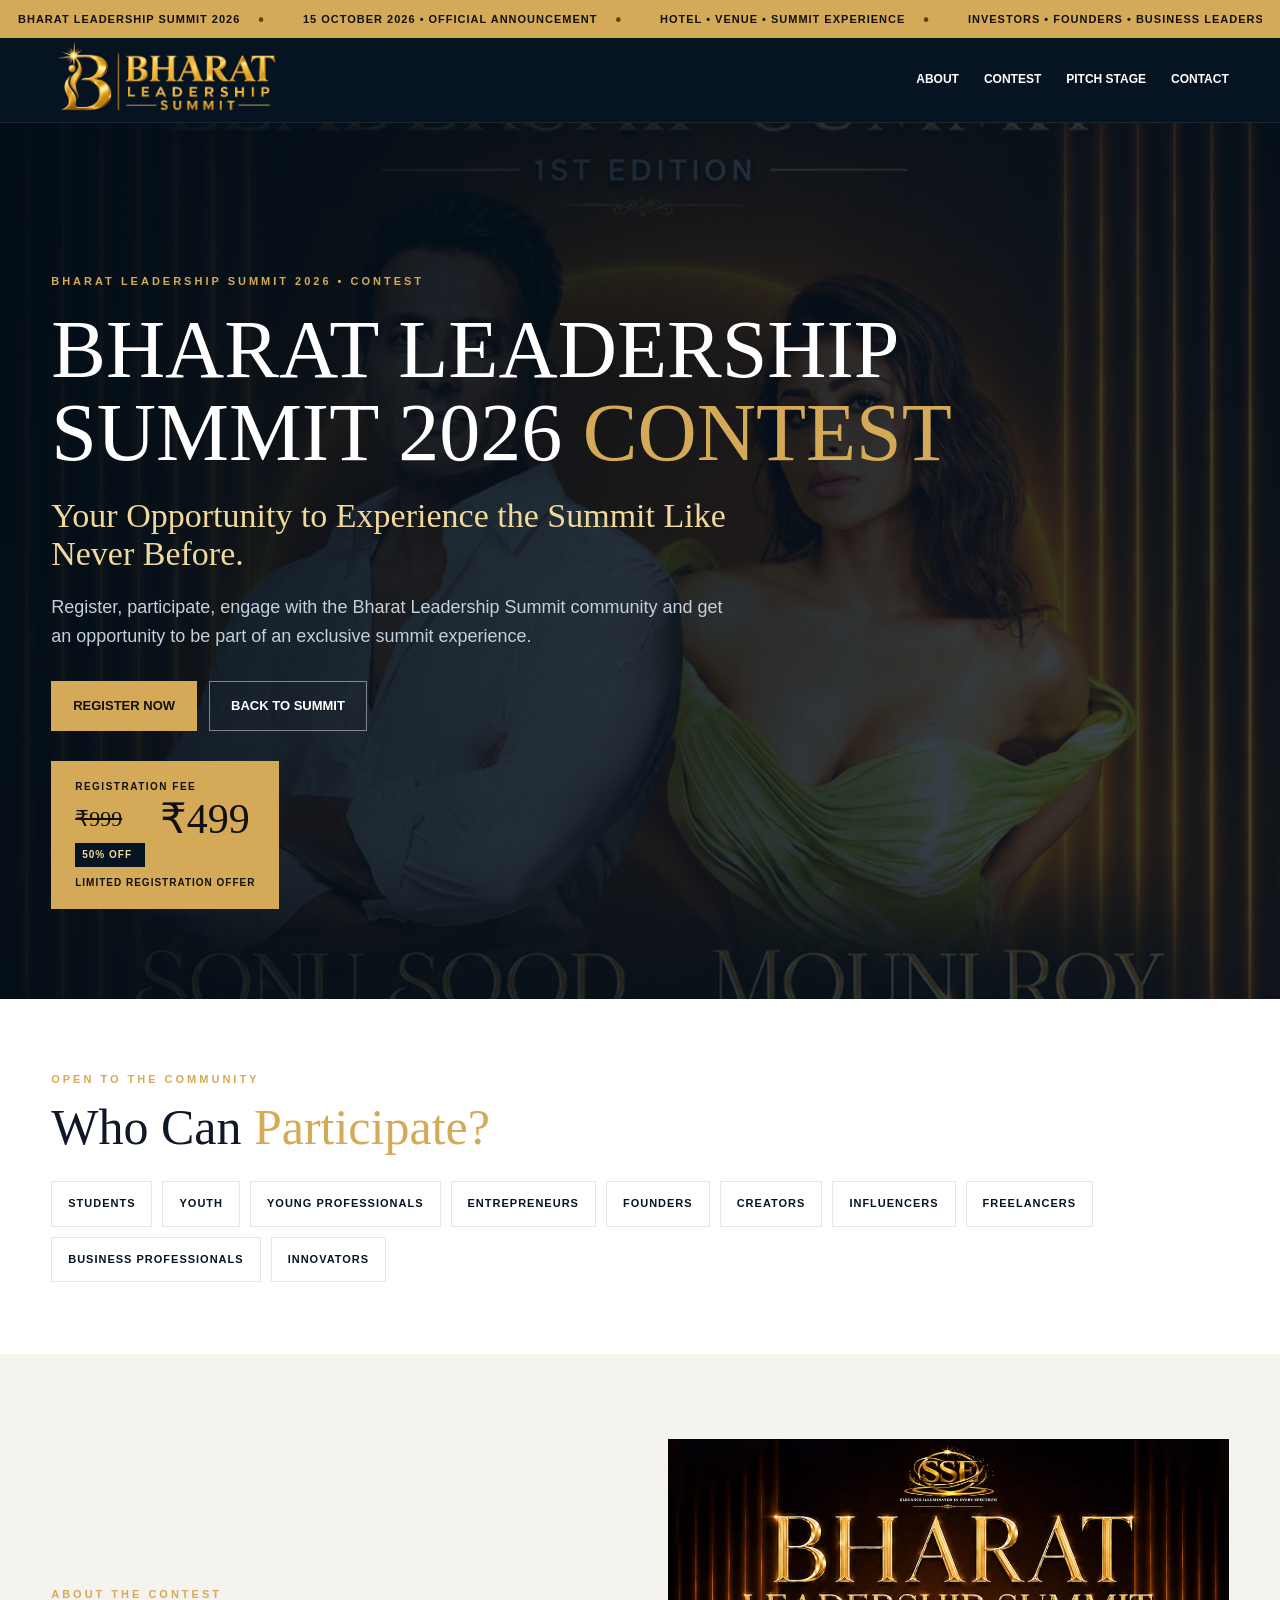
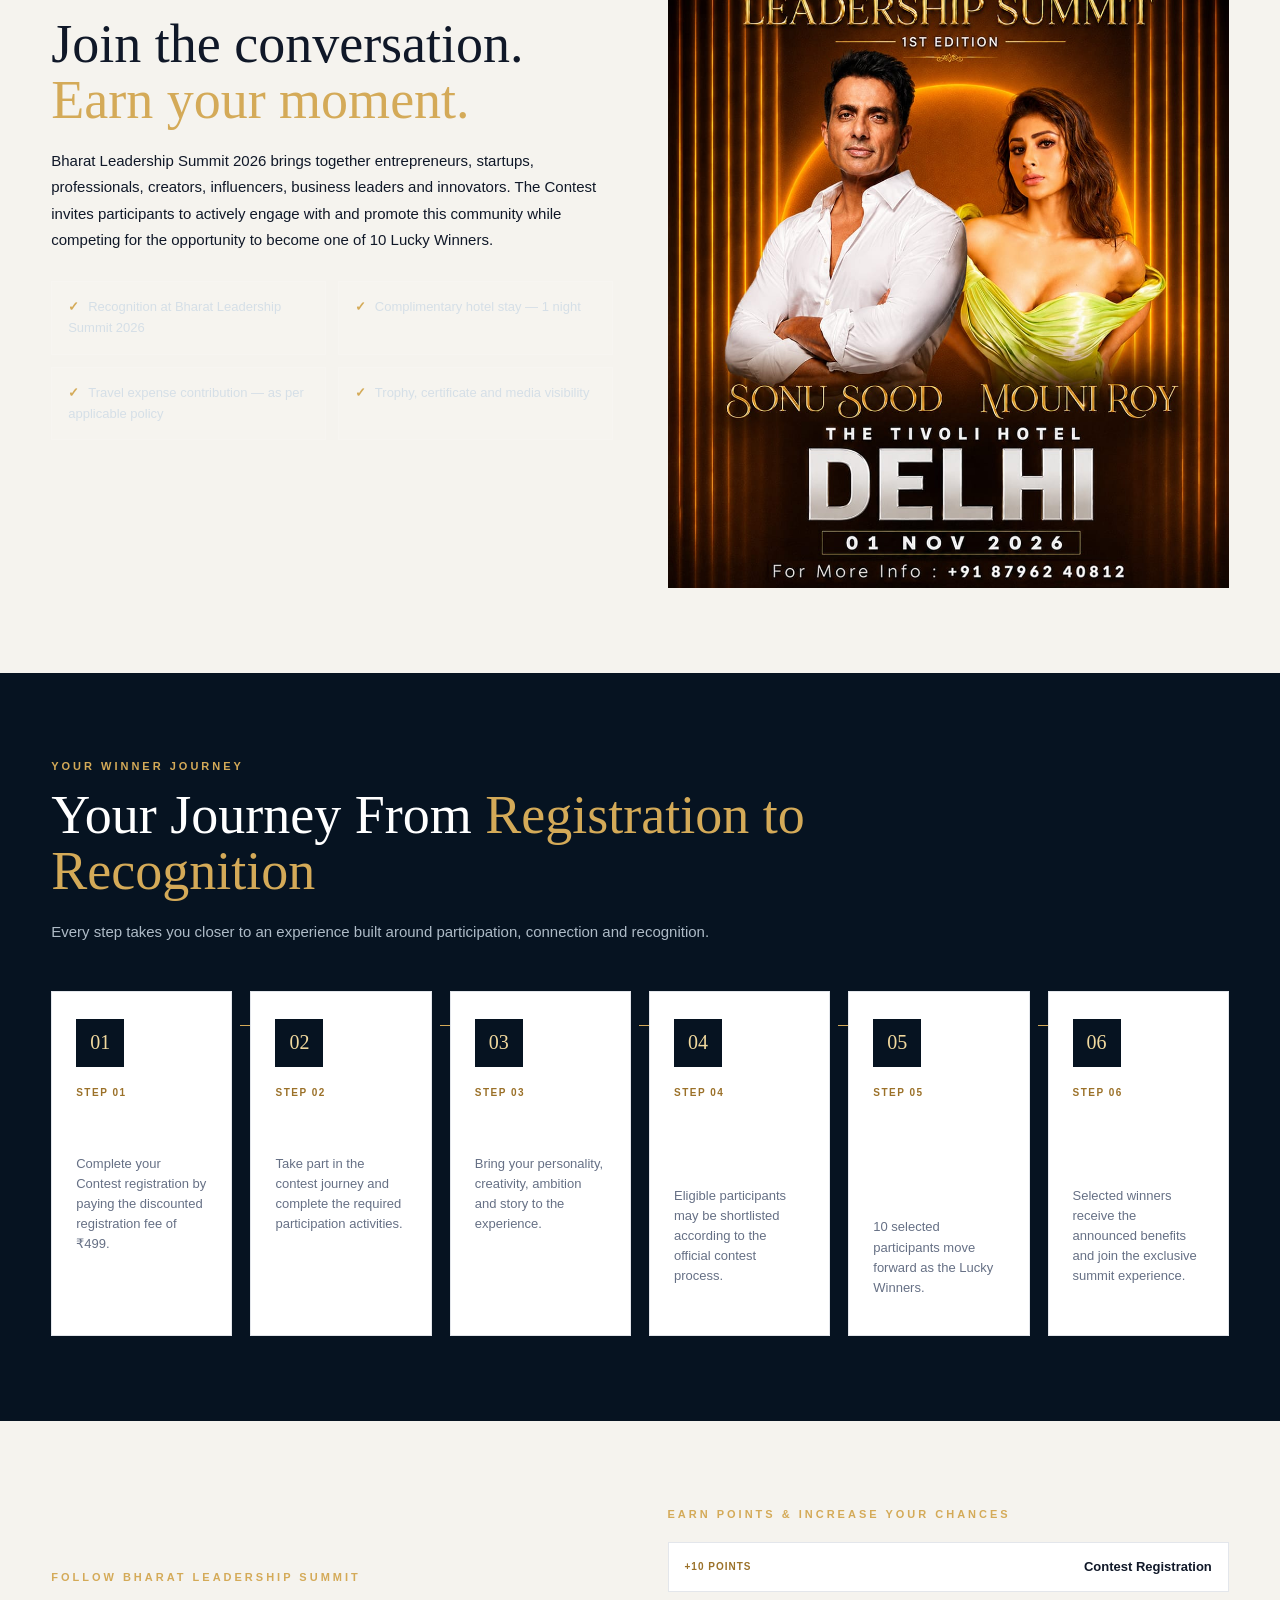
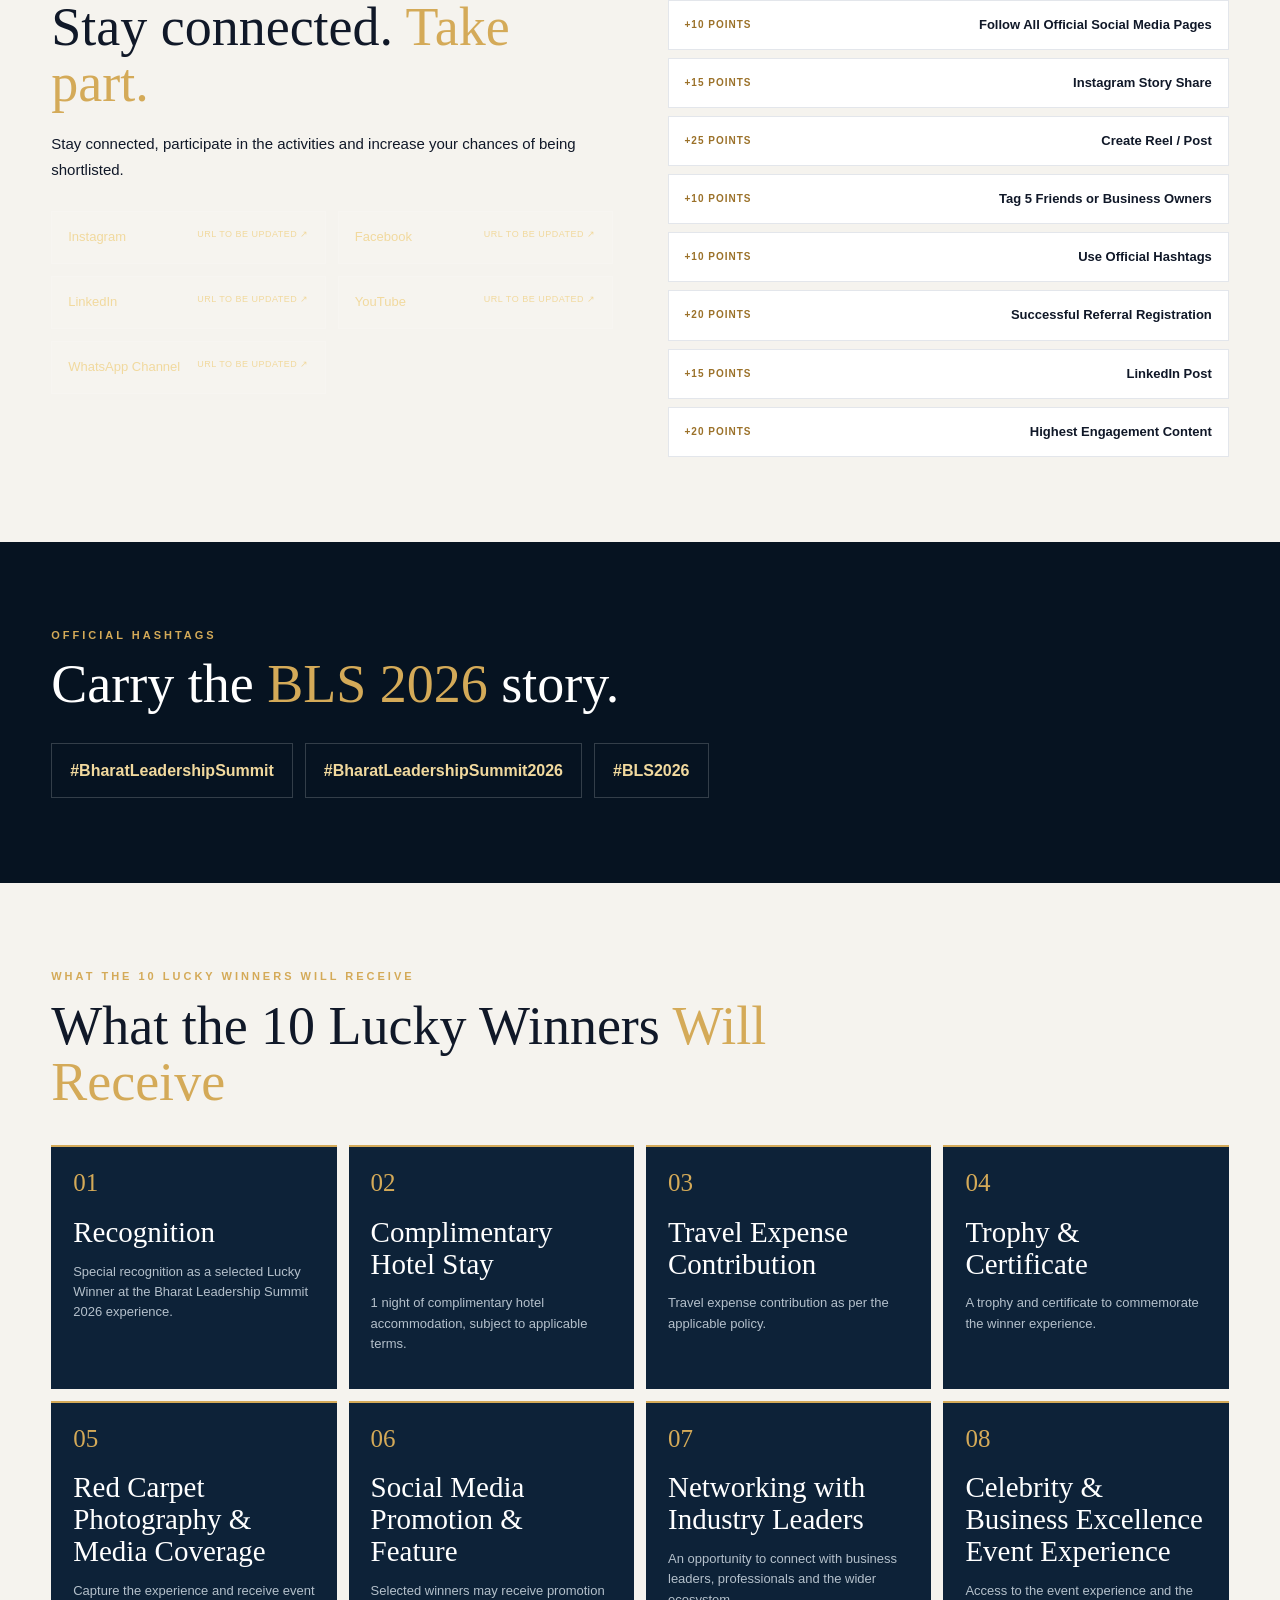
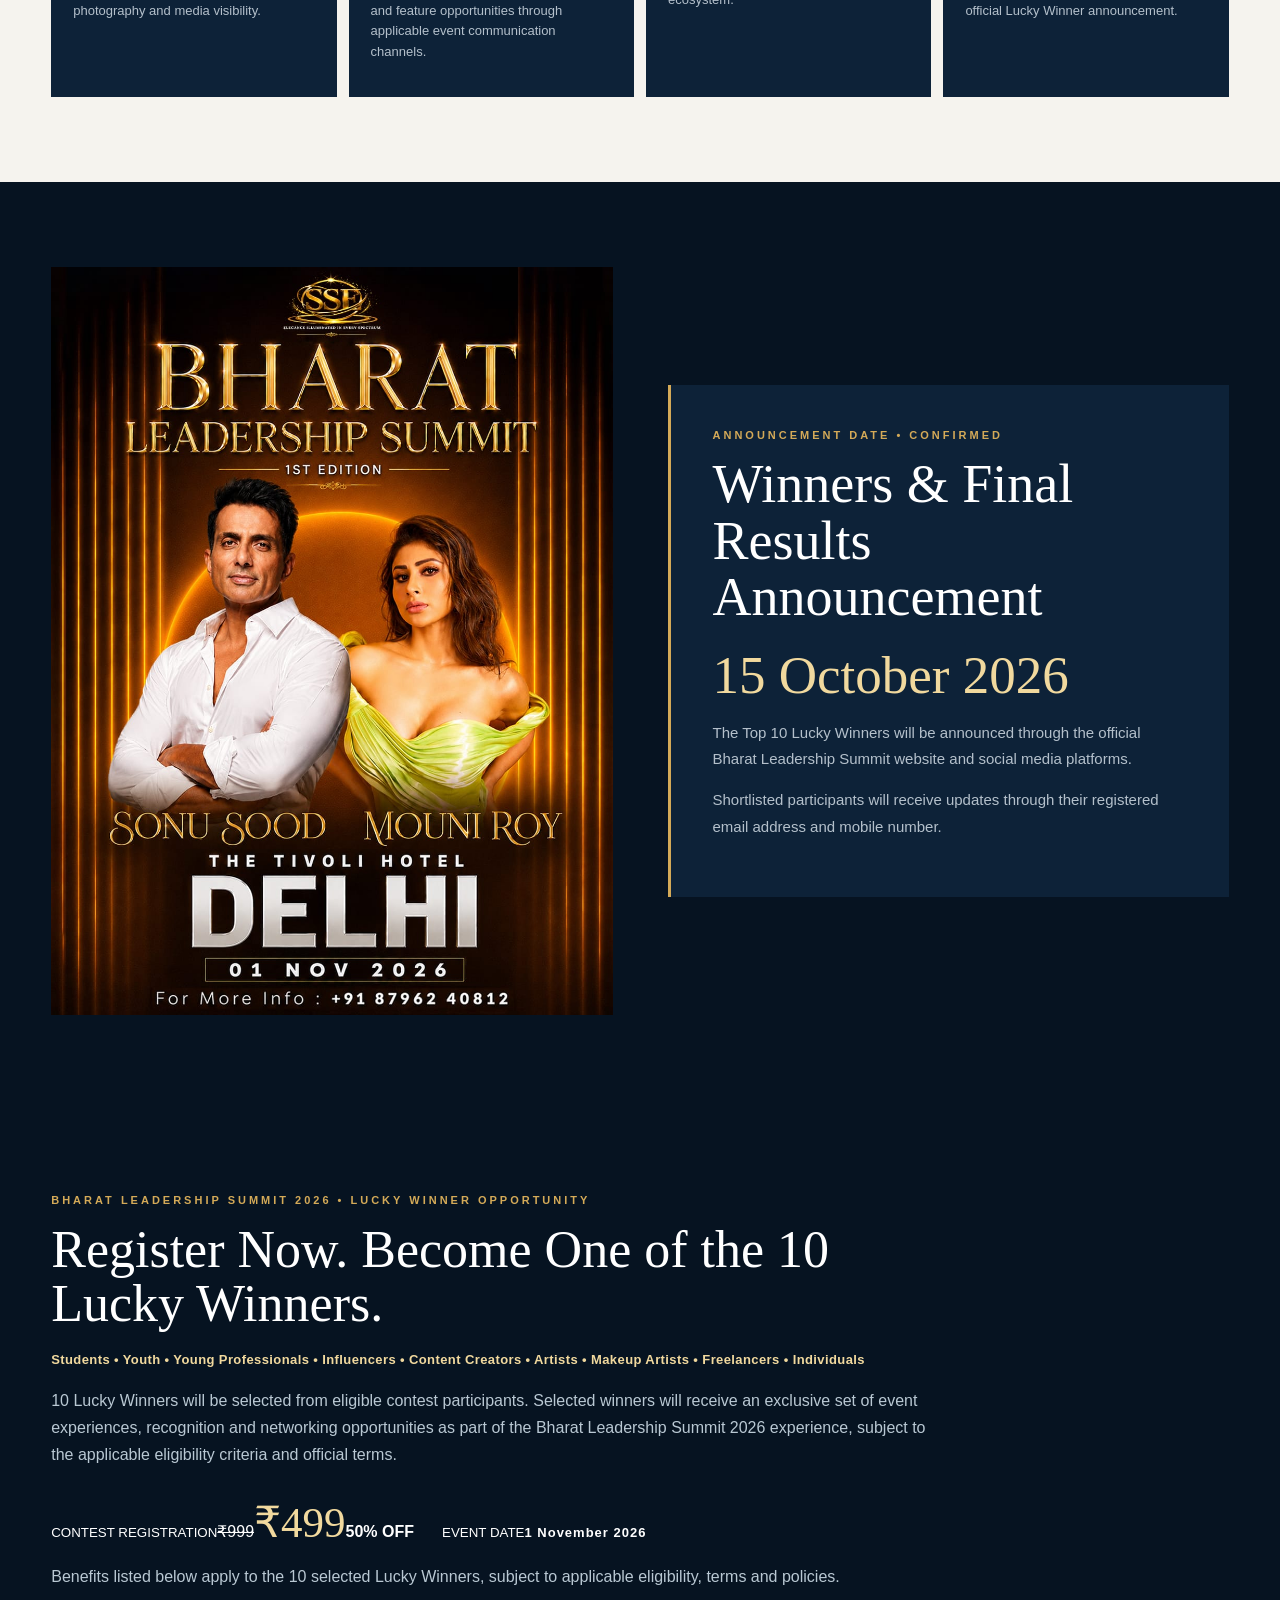
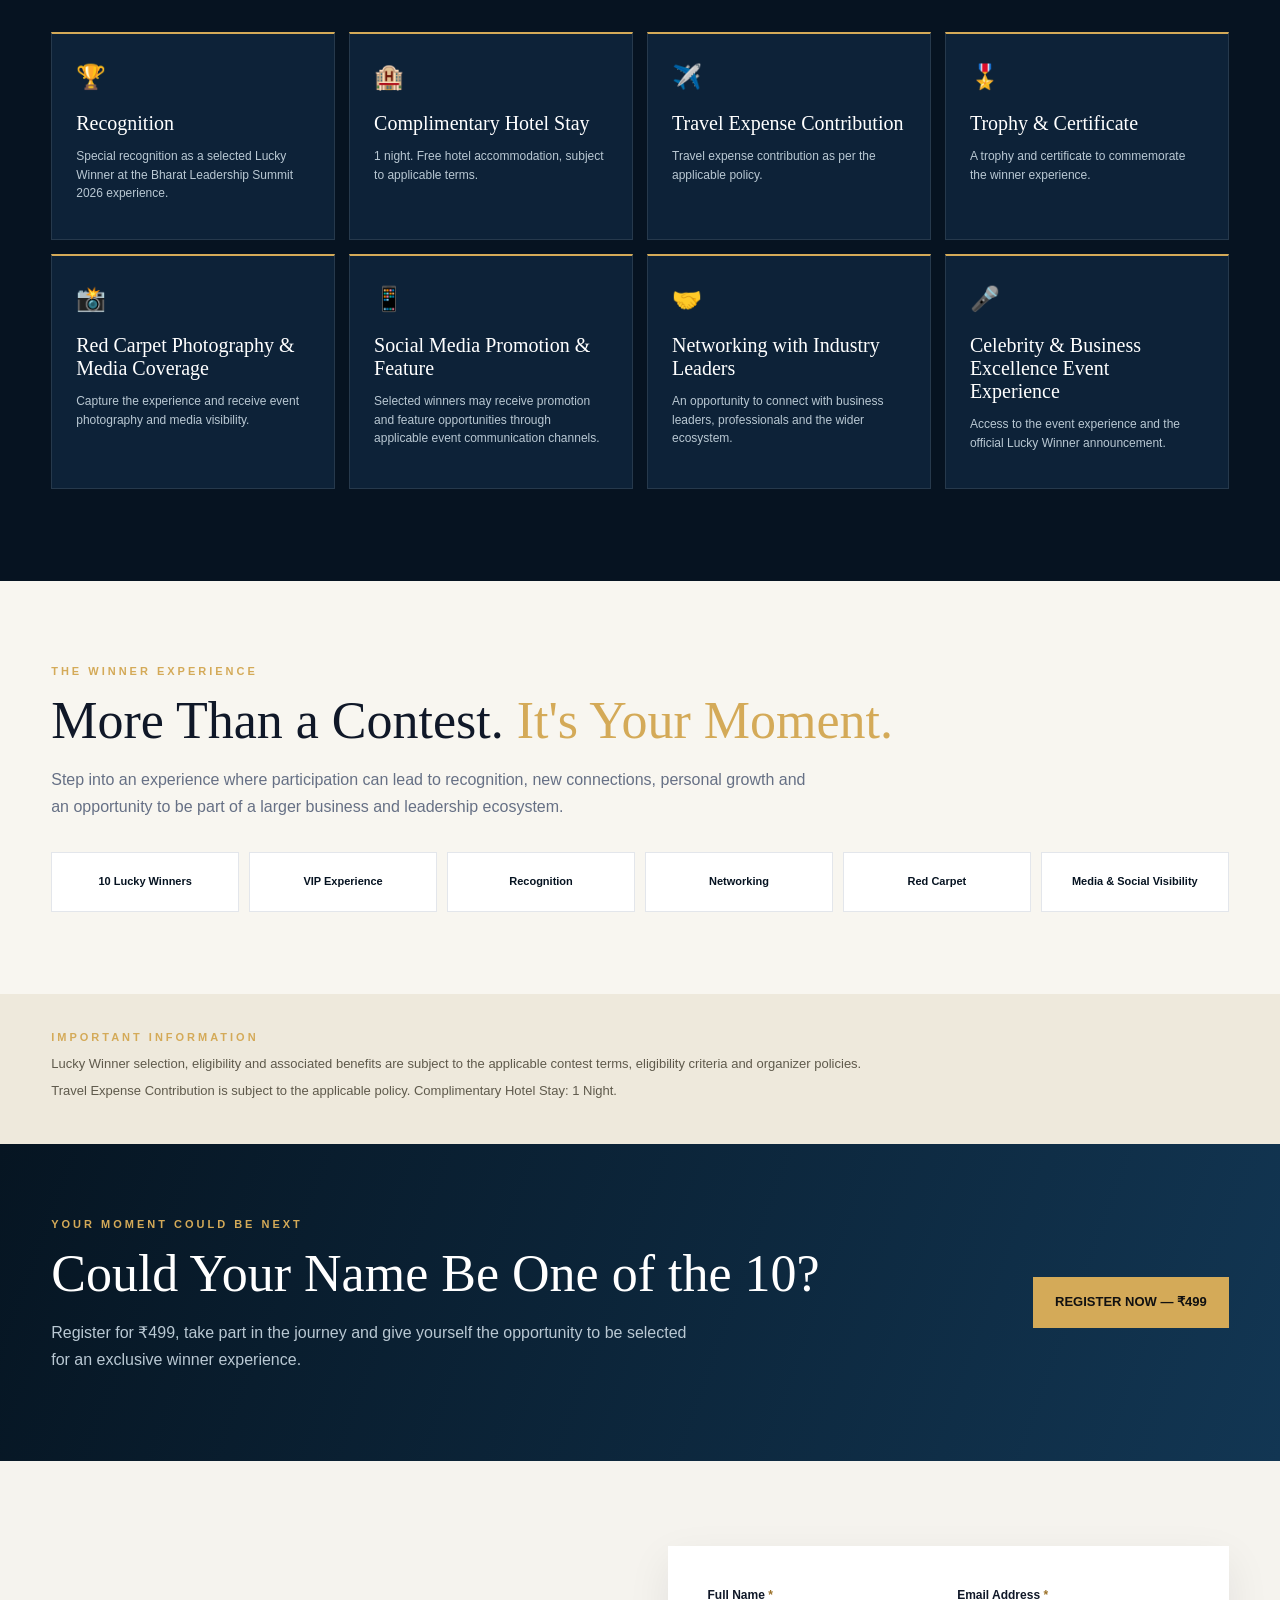
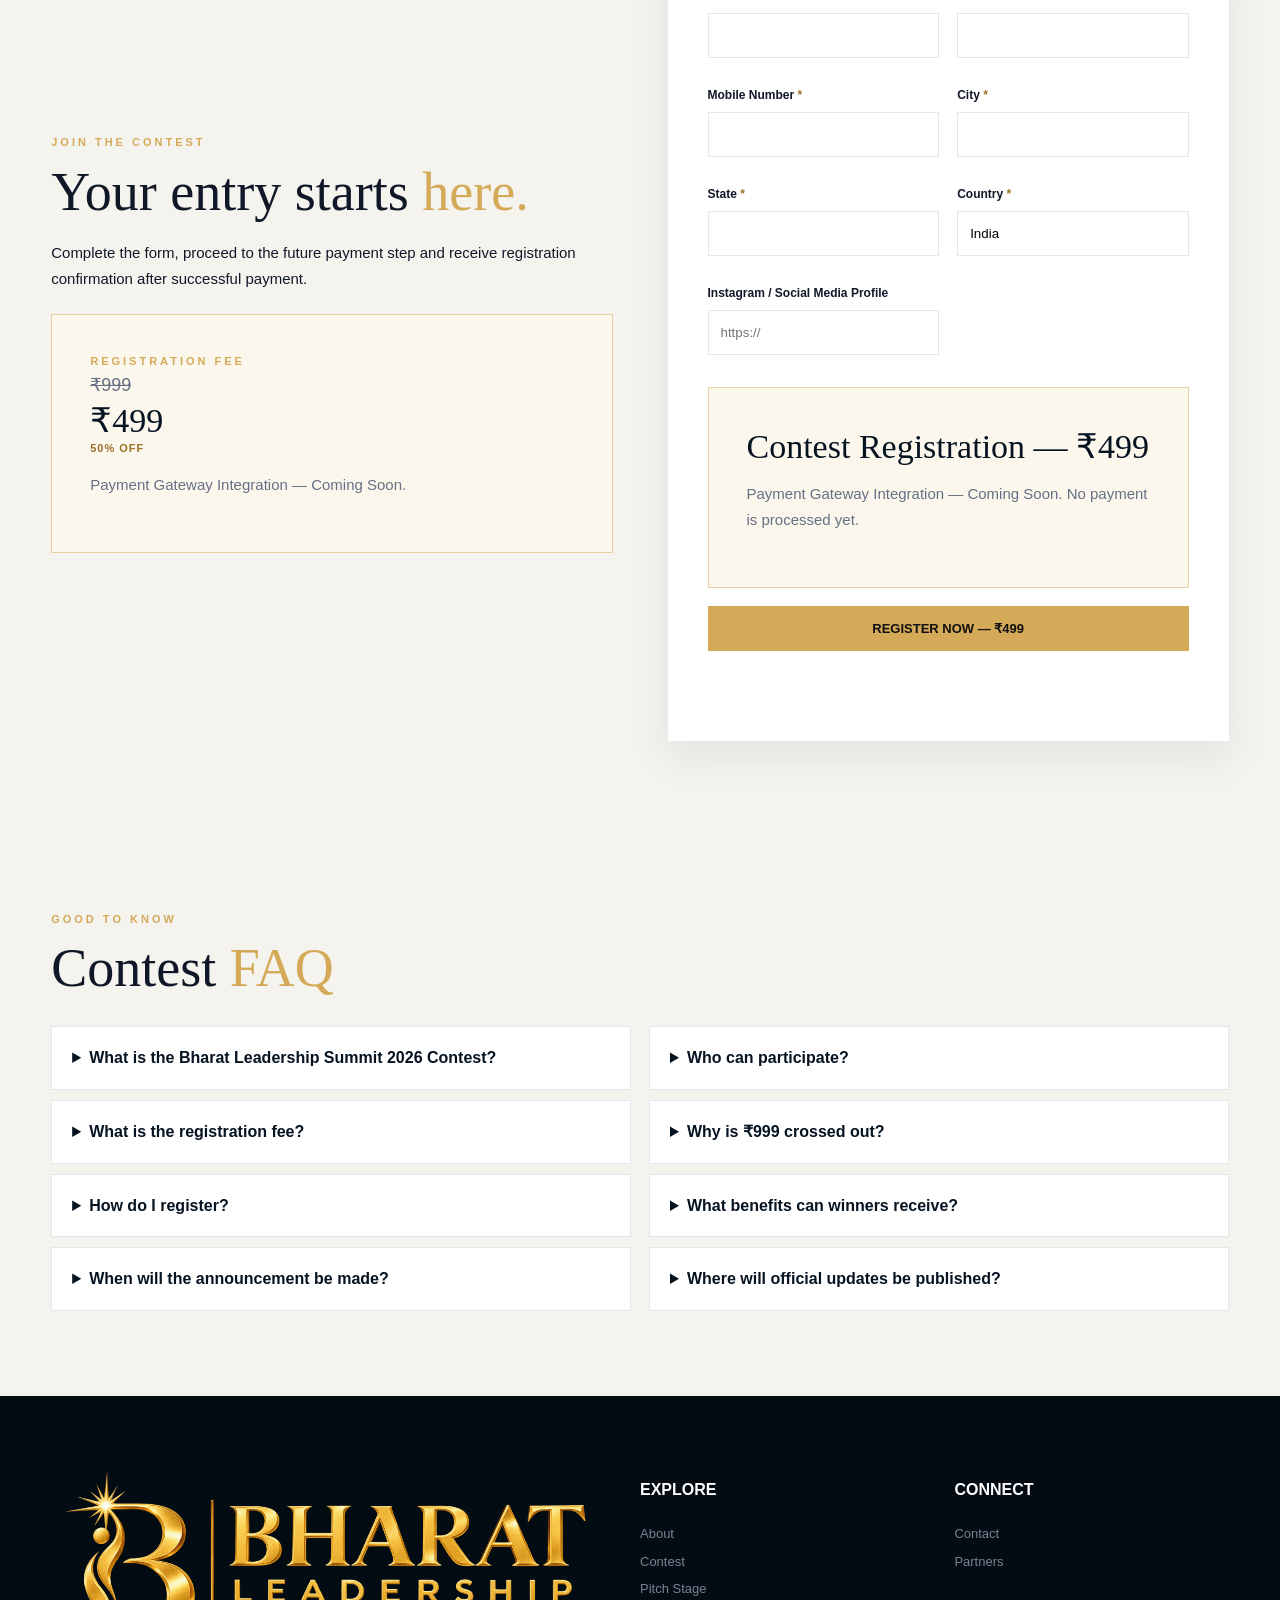
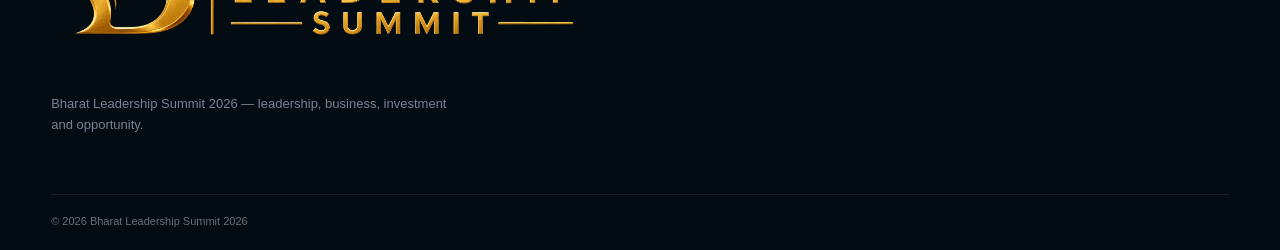
<file: contest.html>
<!DOCTYPE html>
<html lang="en">
<head>
<meta charset="UTF-8">
<meta name="viewport" content="width=device-width, initial-scale=1.0">
<title>Contest | Bharat Leadership Summit 2026</title>
<meta name="description" content="Enter the Bharat Leadership Summit 2026 Contest for a chance to earn recognition and a VIP event experience.">
<link rel="stylesheet" href="style.css">
<link rel="stylesheet" href="pages.css">
<link rel="icon" href="images/bharat-leadership-summit-logo.png">
</head>
<body class="standalone-page contest-page">
<div class="announcement-bar ticker-bar"><div class="ticker-viewport" aria-label="Bharat Leadership Summit announcements"><div class="ticker-track"><span class="ticker-item"><span class="ticker-copy">BHARAT LEADERSHIP SUMMIT 2026</span></span><span class="ticker-item"><span class="ticker-copy">15 OCTOBER 2026 • OFFICIAL ANNOUNCEMENT</span></span><span class="ticker-item"><span class="ticker-copy">HOTEL • VENUE • SUMMIT EXPERIENCE</span></span><span class="ticker-item"><span class="ticker-copy">INVESTORS • FOUNDERS • BUSINESS LEADERS</span></span><span class="ticker-item"><span class="ticker-copy">SPONSORS • STRATEGIC PARTNERS • BUSINESS NETWORK</span></span><span class="ticker-item"><span class="ticker-copy">PITCH STAGE • PRESENT YOUR BUSINESS</span></span><span class="ticker-item"><span class="ticker-copy">TOTAL FUNDING POOL • UP TO ₹25 CRORE</span></span><span class="ticker-item"><span class="ticker-copy">CONTEST • ₹999 → ₹499 • 50% OFF</span></span><span class="ticker-item"><span class="ticker-copy">NETWORK • CONNECT • LEARN • GROW</span></span></div></div></div>
<header class="standalone-header"><div class="container navbar"><a href="index.html#home" class="logo"><img src="images/bharat-leadership-summit-logo.png" alt="Bharat Leadership Summit" class="header-logo"></a><button class="mobile-btn" onclick="togglePageMenu()" aria-label="Open navigation">☰</button><nav id="page-navigation"><a href="index.html#about">ABOUT</a><a href="contest.html" aria-current="page">CONTEST</a><a href="pitch-stage.html">PITCH STAGE</a><a href="index.html#contact">CONTACT</a></nav></div></header>
<main>
<!-- Replace the existing visual fallback with images/contest-hero.jpg when supplied. -->
<section class="page-hero contest-hero"><div class="container"><div class="kicker">BHARAT LEADERSHIP SUMMIT 2026 • CONTEST</div><h1>BHARAT LEADERSHIP SUMMIT 2026 <span>CONTEST</span></h1><h2>Your Opportunity to Experience the Summit Like Never Before.</h2><p>Register, participate, engage with the Bharat Leadership Summit community and get an opportunity to be part of an exclusive summit experience.</p><div class="page-actions"><a href="#register" class="btn btn-gold">REGISTER NOW</a><a href="index.html" class="btn btn-outline">BACK TO SUMMIT</a></div><div class="contest-price"><small>REGISTRATION FEE</small><del>₹999</del><strong>₹499</strong><b>50% OFF</b><span>LIMITED REGISTRATION OFFER</span></div></div></section>
<section class="contest-audience-section"><div class="container"><div class="kicker">OPEN TO THE COMMUNITY</div><h2>Who Can <span>Participate?</span></h2><div class="contest-audience-tags"><span>STUDENTS</span><span>YOUTH</span><span>YOUNG PROFESSIONALS</span><span>ENTREPRENEURS</span><span>FOUNDERS</span><span>CREATORS</span><span>INFLUENCERS</span><span>FREELANCERS</span><span>BUSINESS PROFESSIONALS</span><span>INNOVATORS</span></div></div></section>
<section class="page-section"><div class="container page-intro-grid"><div><div class="kicker">ABOUT THE CONTEST</div><h2>Join the conversation. <span>Earn your moment.</span></h2><p>Bharat Leadership Summit 2026 brings together entrepreneurs, startups, professionals, creators, influencers, business leaders and innovators. The Contest invites participants to actively engage with and promote this community while competing for the opportunity to become one of 10 Lucky Winners.</p><ul class="benefit-list light-benefits"><li>Recognition at Bharat Leadership Summit 2026</li><li>Complimentary hotel stay — 1 night</li><li>Travel expense contribution — as per applicable policy</li><li>Trophy, certificate and media visibility</li></ul></div><div class="page-visual"><img src="images/about.jpg" alt="Bharat Leadership Summit contest stage"></div></div></section>
<section class="page-section page-section-dark"><div class="container"><div class="kicker">YOUR WINNER JOURNEY</div><h2>Your Journey From <span>Registration to Recognition</span></h2><p>Every step takes you closer to an experience built around participation, connection and recognition.</p><div class="roadmap">
<div class="roadmap-step"><div class="step-icon">01</div><div class="step-label">STEP 01</div><h3>Register</h3><p>Complete your Contest registration by paying the discounted registration fee of ₹499.</p></div>
<div class="roadmap-step"><div class="step-icon">02</div><div class="step-label">STEP 02</div><h3>Participate</h3><p>Take part in the contest journey and complete the required participation activities.</p></div>
<div class="roadmap-step"><div class="step-icon">03</div><div class="step-label">STEP 03</div><h3>Stand Out</h3><p>Bring your personality, creativity, ambition and story to the experience.</p></div>
<div class="roadmap-step"><div class="step-icon">04</div><div class="step-label">STEP 04</div><h3>Get Shortlisted</h3><p>Eligible participants may be shortlisted according to the official contest process.</p></div>
<div class="roadmap-step"><div class="step-icon">05</div><div class="step-label">STEP 05</div><h3>Top 10 Lucky Winners</h3><p>10 selected participants move forward as the Lucky Winners.</p></div>
<div class="roadmap-step"><div class="step-icon">06</div><div class="step-label">STEP 06</div><h3>Winner Experience</h3><p>Selected winners receive the announced benefits and join the exclusive summit experience.</p></div>
</div></div></section>
<section class="page-section"><div class="container page-split-grid"><div><div class="kicker">FOLLOW BHARAT LEADERSHIP SUMMIT</div><h2>Stay connected. <span>Take part.</span></h2><p>Stay connected, participate in the activities and increase your chances of being shortlisted.</p><div class="social-list"><a class="social-placeholder" href="#" data-social="instagram">Instagram <small>URL TO BE UPDATED ↗</small></a><a class="social-placeholder" href="#" data-social="facebook">Facebook <small>URL TO BE UPDATED ↗</small></a><a class="social-placeholder" href="#" data-social="linkedin">LinkedIn <small>URL TO BE UPDATED ↗</small></a><a class="social-placeholder" href="#" data-social="youtube">YouTube <small>URL TO BE UPDATED ↗</small></a><a class="social-placeholder" href="#" data-social="whatsapp">WhatsApp Channel <small>URL TO BE UPDATED ↗</small></a></div></div><div><div class="kicker">EARN POINTS &amp; INCREASE YOUR CHANCES</div><div class="points-board"><div><span>+10 POINTS</span><b>Contest Registration</b></div><div><span>+10 POINTS</span><b>Follow All Official Social Media Pages</b></div><div><span>+15 POINTS</span><b>Instagram Story Share</b></div><div><span>+25 POINTS</span><b>Create Reel / Post</b></div><div><span>+10 POINTS</span><b>Tag 5 Friends or Business Owners</b></div><div><span>+10 POINTS</span><b>Use Official Hashtags</b></div><div><span>+20 POINTS</span><b>Successful Referral Registration</b></div><div><span>+15 POINTS</span><b>LinkedIn Post</b></div><div><span>+20 POINTS</span><b>Highest Engagement Content</b></div></div></div></div></section>
<section class="page-section page-section-dark hashtag-section"><div class="container"><div class="kicker">OFFICIAL HASHTAGS</div><h2>Carry the <span>BLS 2026</span> story.</h2><div class="hashtag-list"><span>#BharatLeadershipSummit</span><span>#BharatLeadershipSummit2026</span><span>#BLS2026</span></div></div></section>
<section class="page-section"><div class="container"><div class="kicker">WHAT THE 10 LUCKY WINNERS WILL RECEIVE</div><h2>What the 10 Lucky Winners <span>Will Receive</span></h2><div class="winner-grid"><div><b>01</b><h3>Recognition</h3><p>Special recognition as a selected Lucky Winner at the Bharat Leadership Summit 2026 experience.</p></div><div><b>02</b><h3>Complimentary Hotel Stay</h3><p>1 night of complimentary hotel accommodation, subject to applicable terms.</p></div><div><b>03</b><h3>Travel Expense Contribution</h3><p>Travel expense contribution as per the applicable policy.</p></div><div><b>04</b><h3>Trophy &amp; Certificate</h3><p>A trophy and certificate to commemorate the winner experience.</p></div><div><b>05</b><h3>Red Carpet Photography &amp; Media Coverage</h3><p>Capture the experience and receive event photography and media visibility.</p></div><div><b>06</b><h3>Social Media Promotion &amp; Feature</h3><p>Selected winners may receive promotion and feature opportunities through applicable event communication channels.</p></div><div><b>07</b><h3>Networking with Industry Leaders</h3><p>An opportunity to connect with business leaders, professionals and the wider ecosystem.</p></div><div><b>08</b><h3>Celebrity &amp; Business Excellence Event Experience</h3><p>Access to the event experience and the official Lucky Winner announcement.</p></div></div></div></section>
<section class="page-section page-section-dark"><div class="container page-split-grid"><div class="page-visual"><img src="images/about.jpg" alt="Bharat Leadership Summit winner moment"></div><div class="announcement-panel"><div class="kicker">ANNOUNCEMENT DATE • CONFIRMED</div><h2>Winners &amp; Final Results Announcement</h2><strong>15 October 2026</strong><p>The Top 10 Lucky Winners will be announced through the official Bharat Leadership Summit website and social media platforms.</p><p>Shortlisted participants will receive updates through their registered email address and mobile number.</p></div></div></section>
<section class="page-section contest-faq"><div class="container"><div class="kicker">GOOD TO KNOW</div><h2>Contest <span>FAQ</span></h2><div class="contest-faq-grid"><details><summary>What is the Bharat Leadership Summit 2026 Contest?</summary><p>An opportunity to engage with the BLS 2026 community and be considered for the official contest experience.</p></details><details><summary>Who can participate?</summary><p>Students, youth, young professionals, entrepreneurs, founders, creators, influencers, freelancers, business professionals and innovators.</p></details><details><summary>What is the registration fee?</summary><p>The current special registration price is ₹499. The regular price is ₹999, shown crossed out.</p></details><details><summary>Why is ₹999 crossed out?</summary><p>₹999 is the regular price; ₹499 is the current 50% OFF registration offer.</p></details><details><summary>How do I register?</summary><p>Complete the basic registration form below and follow the future payment confirmation flow.</p></details><details><summary>What benefits can winners receive?</summary><p>Benefits may include hotel stay, travel contribution, recognition, trophy and certificate, media visibility and networking, subject to applicable terms.</p></details><details><summary>When will the announcement be made?</summary><p>Winners and final results will be announced on 15 October 2026.</p></details><details><summary>Where will official updates be published?</summary><p>Updates will be shared through official Bharat Leadership Summit communication channels and registered contact details.</p></details></div></div></section>
<section class="page-section" id="register"><div class="container page-split-grid"><div><div class="kicker">JOIN THE CONTEST</div><h2>Your entry starts <span>here.</span></h2><p>Complete the form, proceed to the future payment step and receive registration confirmation after successful payment.</p><div class="registration-panel"><div class="kicker">REGISTRATION FEE</div><del>₹999</del><strong>₹499</strong><b>50% OFF</b><p>Payment Gateway Integration — Coming Soon.</p></div></div><form class="page-form" id="contest-form" novalidate><div class="page-form-grid"><label>Full Name <em>*</em><input name="fullName" type="text" autocomplete="name" required></label><label>Email Address <em>*</em><input name="email" type="email" autocomplete="email" required></label><label>Mobile Number <em>*</em><input name="mobile" type="tel" autocomplete="tel" required></label><label>City <em>*</em><input name="city" type="text" required></label><label>State <em>*</em><input name="state" type="text" required></label><label>Country <em>*</em><input name="country" type="text" value="India" required></label><label>Instagram / Social Media Profile <input name="socialProfile" type="url" placeholder="https://"></label></div><div class="registration-panel"><strong>Contest Registration — ₹499</strong><p>Payment Gateway Integration — Coming Soon. No payment is processed yet.</p></div><button class="btn btn-gold" type="submit" style="width:100%;margin-top:18px;">REGISTER NOW — ₹499</button><p class="page-form-message" id="contest-form-message" role="status" aria-live="polite"></p></form></div></section>
<section class="vip-experience-section">
<div class="container">
<div class="vip-intro">
<div class="kicker">BHARAT LEADERSHIP SUMMIT 2026 • LUCKY WINNER OPPORTUNITY</div>
<h2>Register Now. Become One of the 10 Lucky Winners.</h2>
<p class="vip-audience">Students • Youth • Young Professionals • Influencers • Content Creators • Artists • Makeup Artists • Freelancers • Individuals</p>
<p>10 Lucky Winners will be selected from eligible contest participants. Selected winners will receive an exclusive set of event experiences, recognition and networking opportunities as part of the Bharat Leadership Summit 2026 experience, subject to the applicable eligibility criteria and official terms.</p>
<div class="vip-meta"><div><small>CONTEST REGISTRATION</small><del>₹999</del><strong>₹499</strong><b>50% OFF</b></div><div><small>EVENT DATE</small><span>1 November 2026</span></div></div>
<p class="vip-selection-note">Benefits listed below apply to the 10 selected Lucky Winners, subject to applicable eligibility, terms and policies.</p>
</div>
<div class="vip-benefit-grid">
<article><b>🏆</b><h3>Recognition</h3><p>Special recognition as a selected Lucky Winner at the Bharat Leadership Summit 2026 experience.</p></article>
<article><b>🏨</b><h3>Complimentary Hotel Stay</h3><p>1 night. Free hotel accommodation, subject to applicable terms.</p></article>
<article><b>✈️</b><h3>Travel Expense Contribution</h3><p>Travel expense contribution as per the applicable policy.</p></article>
<article><b>🎖️</b><h3>Trophy &amp; Certificate</h3><p>A trophy and certificate to commemorate the winner experience.</p></article>
<article><b>📸</b><h3>Red Carpet Photography &amp; Media Coverage</h3><p>Capture the experience and receive event photography and media visibility.</p></article>
<article><b>📱</b><h3>Social Media Promotion &amp; Feature</h3><p>Selected winners may receive promotion and feature opportunities through applicable event communication channels.</p></article>
<article><b>🤝</b><h3>Networking with Industry Leaders</h3><p>An opportunity to connect with business leaders, professionals and the wider ecosystem.</p></article>
<article><b>🎤</b><h3>Celebrity &amp; Business Excellence Event Experience</h3><p>Access to the event experience and the official Lucky Winner announcement.</p></article>
</div>
</div>
</section>
<section class="experience-story-section"><div class="container"><div><div class="kicker">THE WINNER EXPERIENCE</div><h2>More Than a Contest. <span>It's Your Moment.</span></h2><p>Step into an experience where participation can lead to recognition, new connections, personal growth and an opportunity to be part of a larger business and leadership ecosystem.</p></div><div class="experience-highlights"><span>10 Lucky Winners</span><span>VIP Experience</span><span>Recognition</span><span>Networking</span><span>Red Carpet</span><span>Media &amp; Social Visibility</span></div></div></section>
<section class="contest-trust-section"><div class="container"><div class="kicker">IMPORTANT INFORMATION</div><p>Lucky Winner selection, eligibility and associated benefits are subject to the applicable contest terms, eligibility criteria and organizer policies.</p><p>Travel Expense Contribution is subject to the applicable policy. Complimentary Hotel Stay: 1 Night.</p></div></section>
<section class="contest-final-cta"><div class="container"><div><div class="kicker">YOUR MOMENT COULD BE NEXT</div><h2>Could Your Name Be One of the 10?</h2><p>Register for ₹499, take part in the journey and give yourself the opportunity to be selected for an exclusive winner experience.</p></div><a class="btn btn-gold" href="#register">REGISTER NOW — ₹499</a></div></section>
</main>
<footer><div class="container footer-grid"><div><a href="index.html#home" class="logo"><img src="images/bharat-leadership-summit-logo.png" alt="Bharat Leadership Summit 2026"></a><p>Bharat Leadership Summit 2026 — leadership, business, investment and opportunity.</p></div><div><h4>EXPLORE</h4><a href="index.html#about">About</a><a href="contest.html">Contest</a><a href="pitch-stage.html">Pitch Stage</a></div><div><h4>CONNECT</h4><a href="index.html#contact">Contact</a><a href="index.html#partners">Partners</a></div></div><div class="container copyright">© 2026 Bharat Leadership Summit 2026</div></footer>
<script src="pages.js"></script>
</body>
</html>
</file>
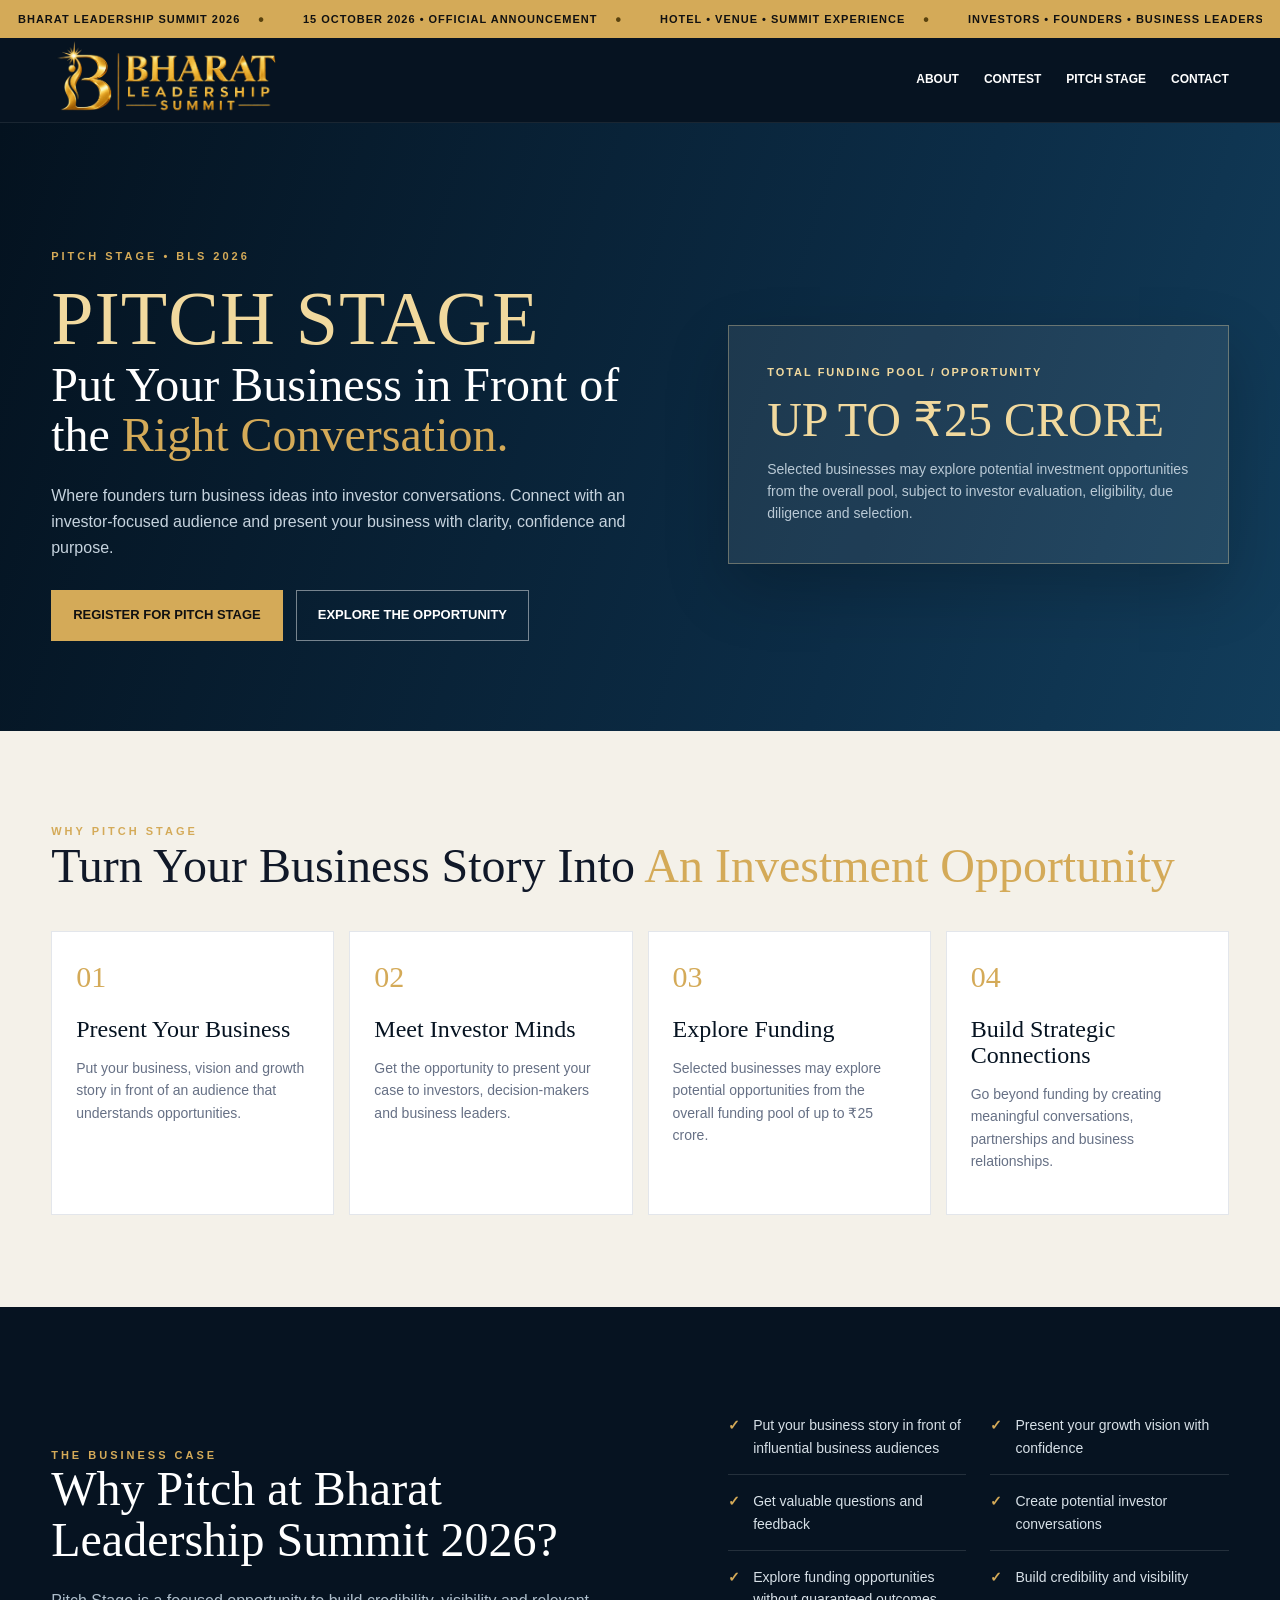
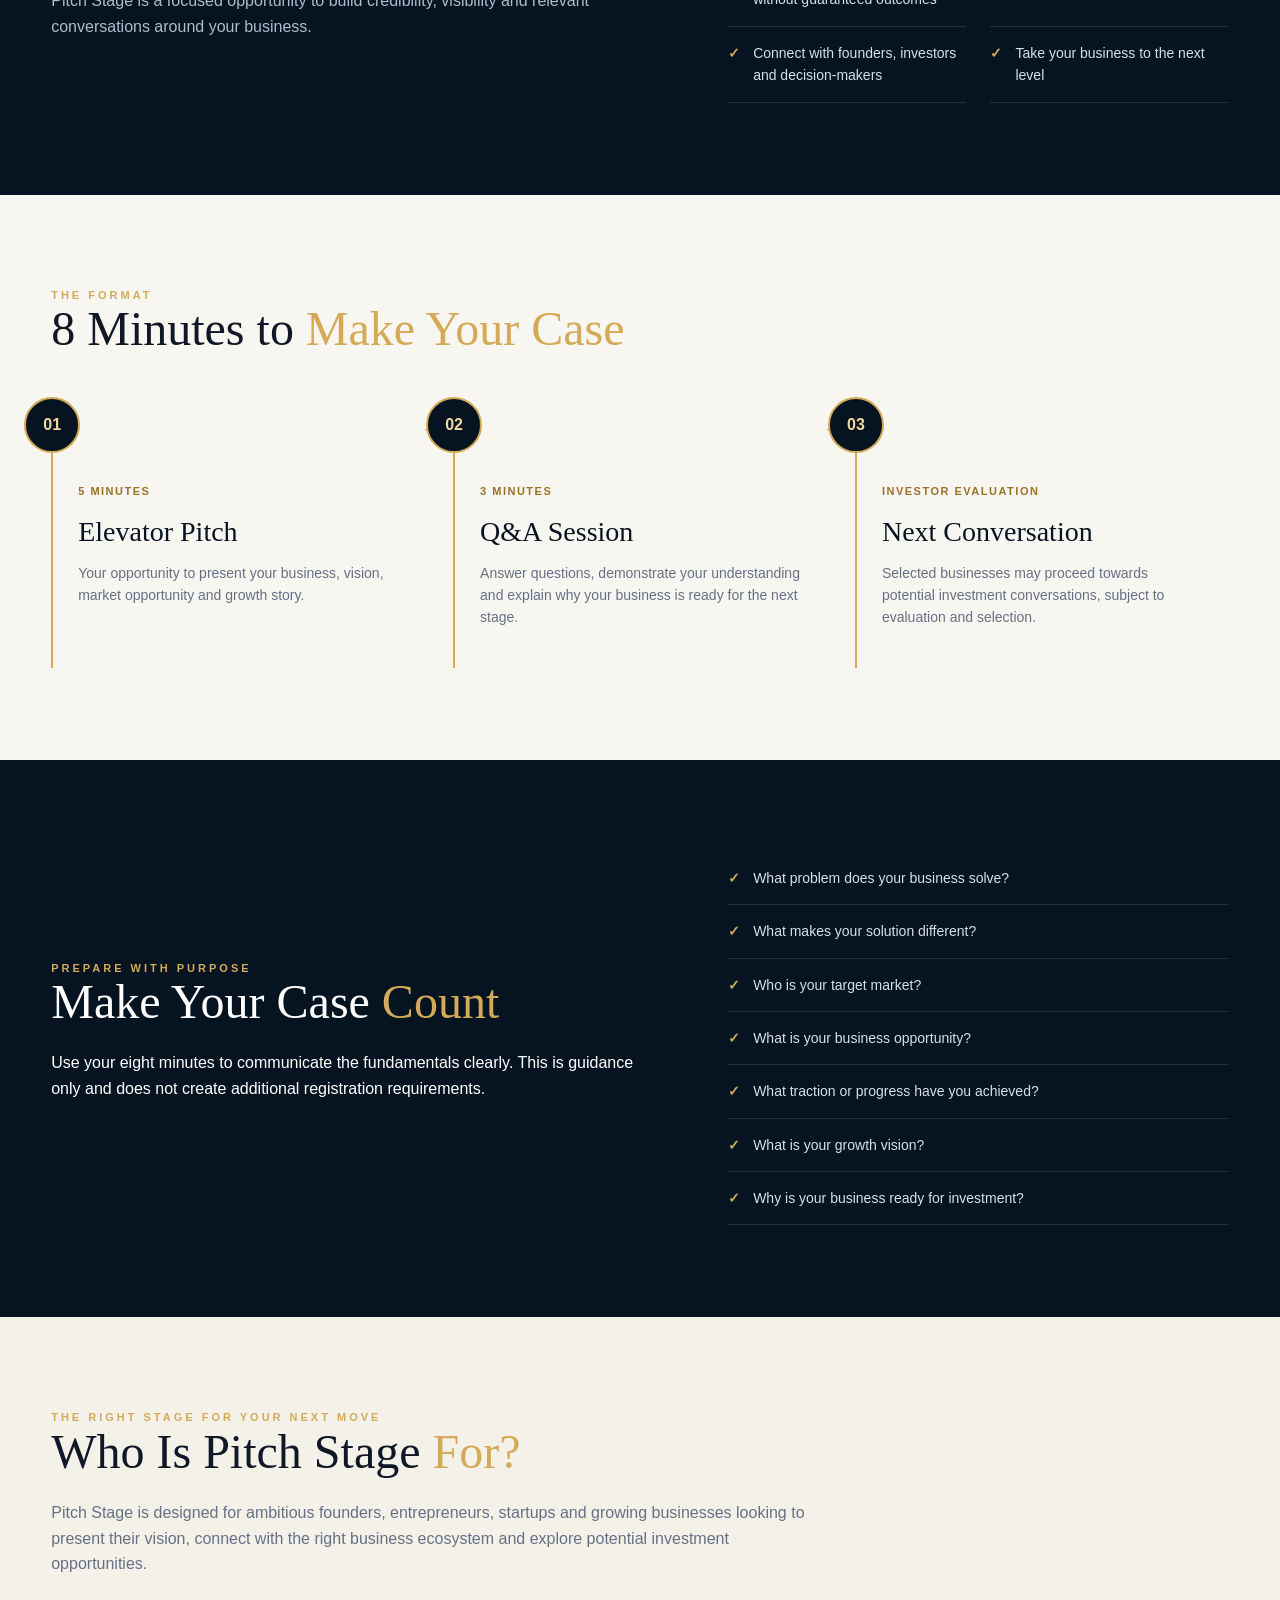
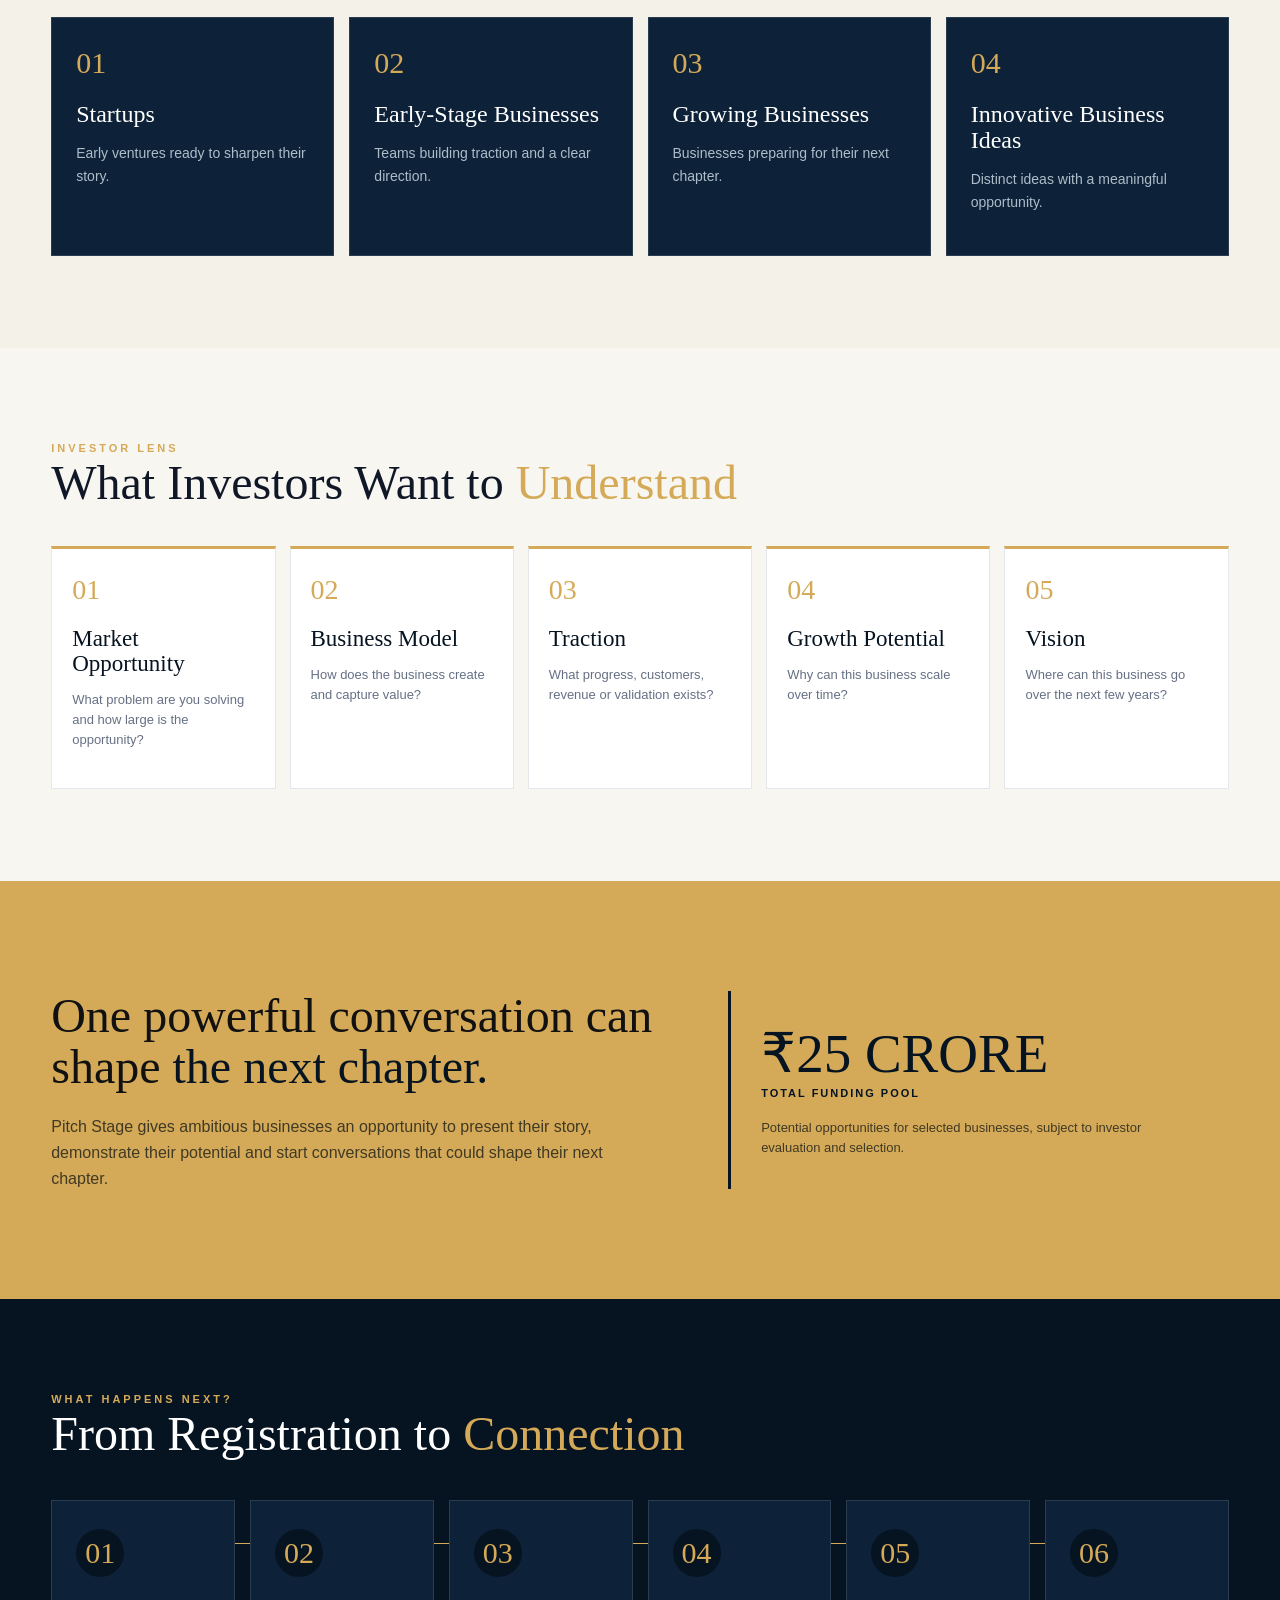
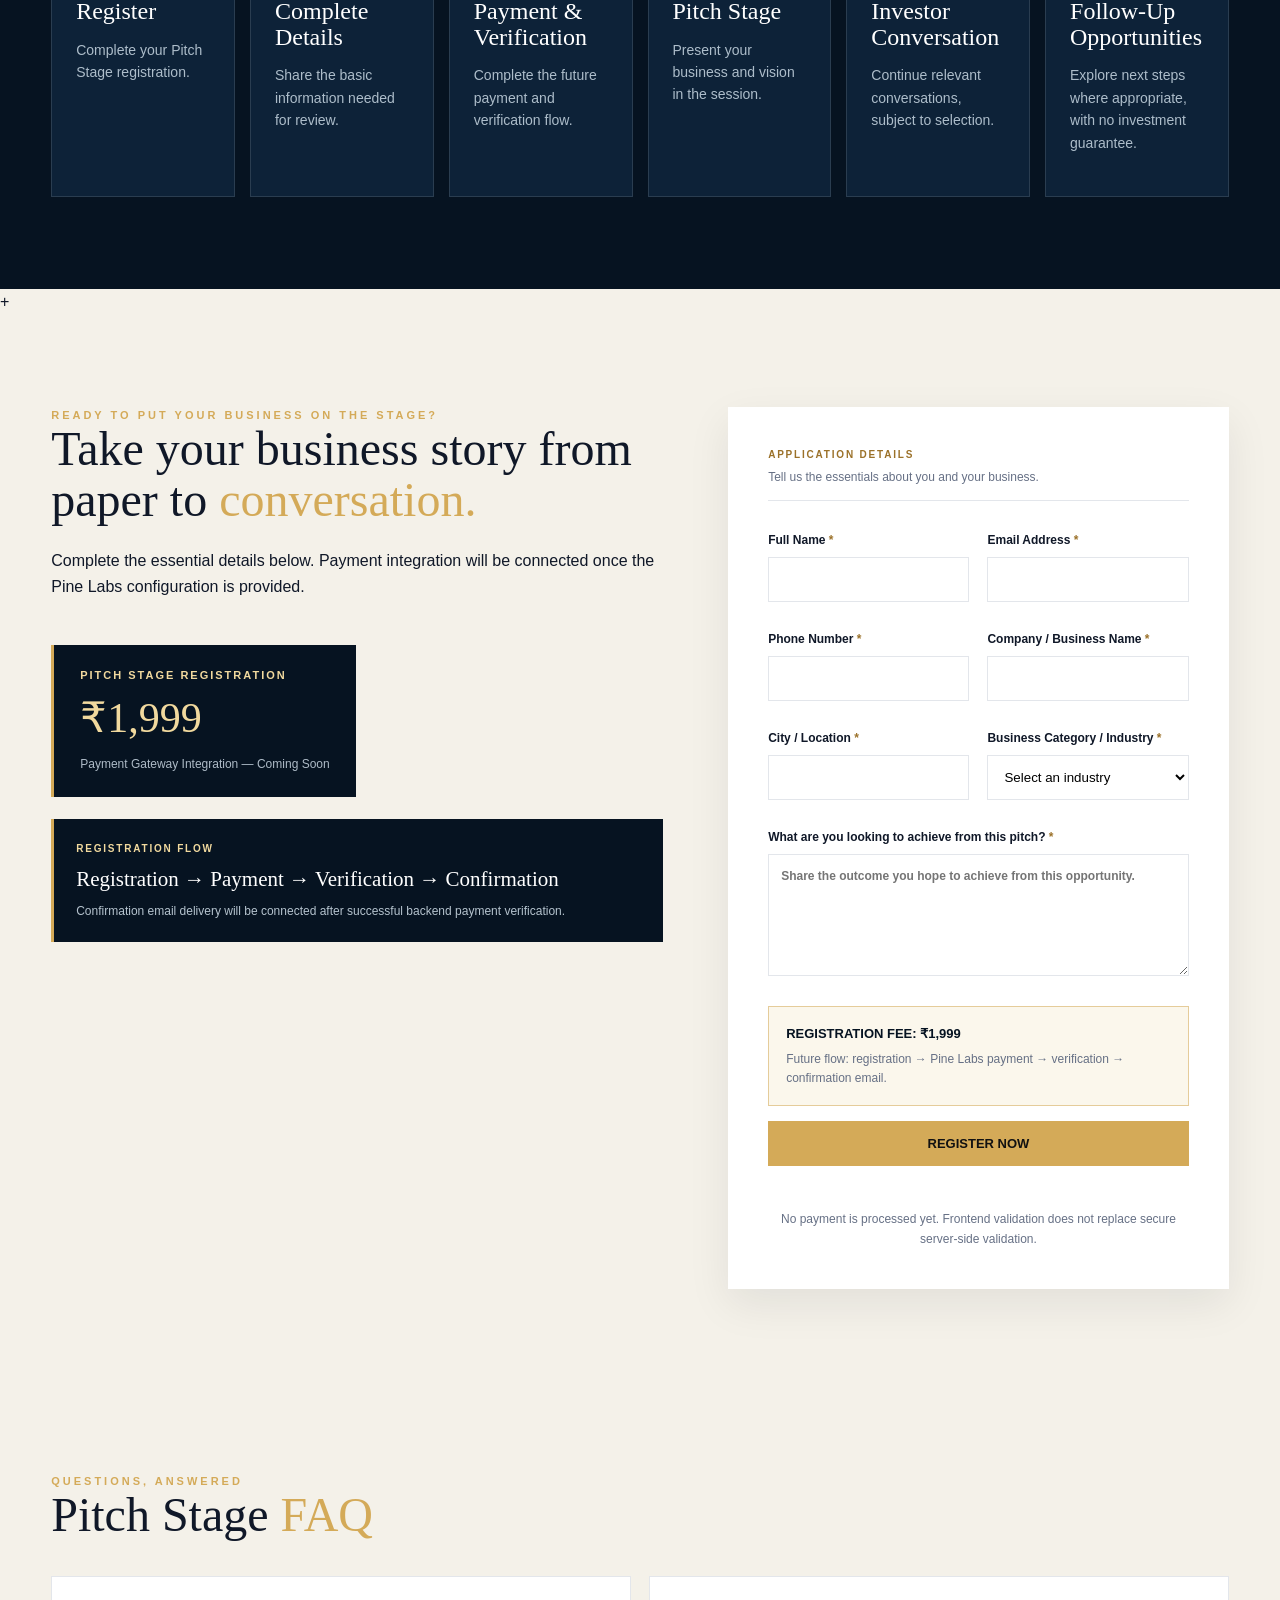
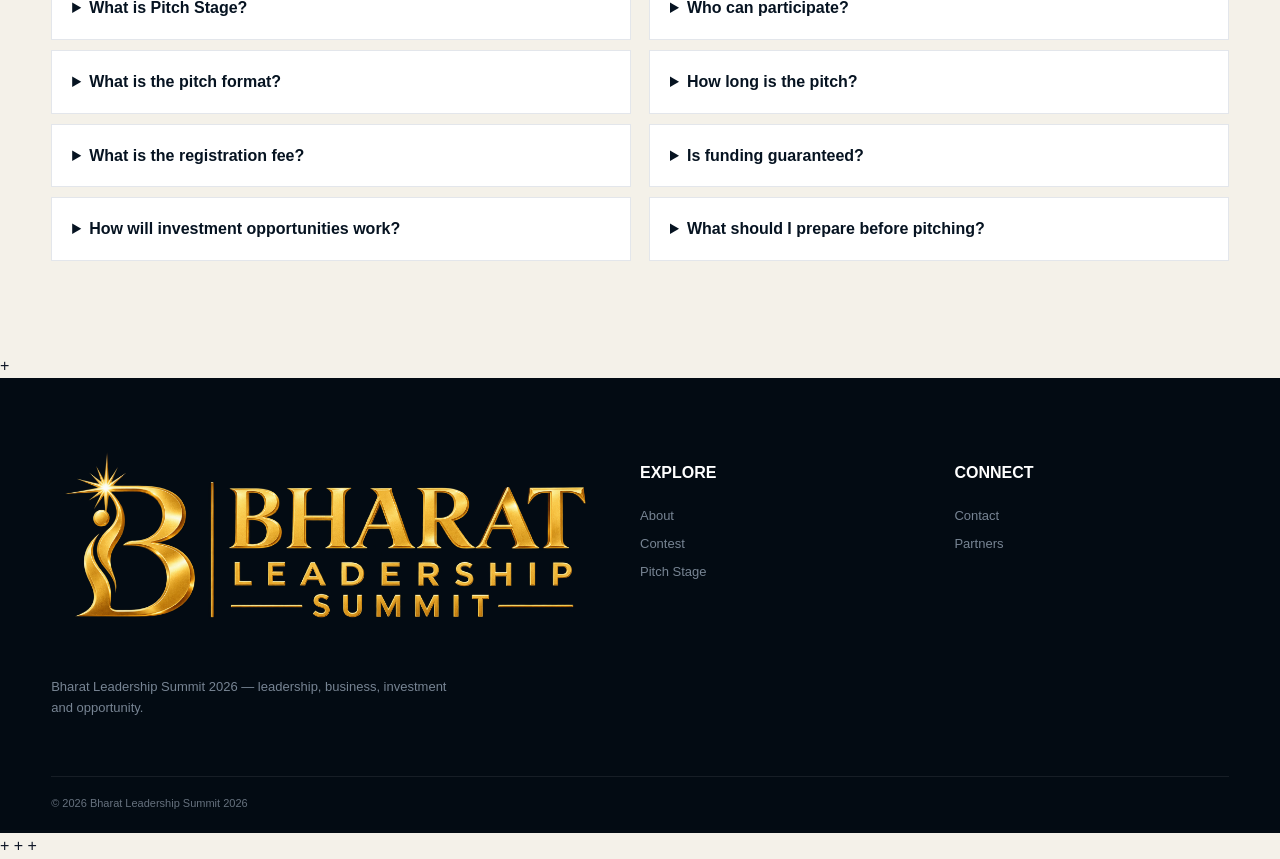
<file: pitch-stage.html>
<!DOCTYPE html>
<html lang="en">
<head>
<meta charset="UTF-8">
<meta name="viewport" content="width=device-width, initial-scale=1.0">
<title>Bharat Leadership Summit 2026 Pitch Stage</title>
<meta name="description" content="Present your business, meet investors and explore potential investment opportunities at Bharat Leadership Summit 2026 Pitch Stage.">
<meta property="og:title" content="Bharat Leadership Summit 2026 Pitch Stage">
<meta property="og:description" content="Where bold businesses meet capital. Explore the Pitch Stage opportunity at BLS 2026.">
<link rel="stylesheet" href="style.css">
<link rel="stylesheet" href="pages.css">
<link rel="icon" href="images/bharat-leadership-summit-logo.png">
</head>
<body class="standalone-page pitch-page">
<div class="announcement-bar ticker-bar"><div class="ticker-viewport" aria-label="Bharat Leadership Summit announcements"><div class="ticker-track"><span class="ticker-item"><span class="ticker-copy">BHARAT LEADERSHIP SUMMIT 2026</span></span><span class="ticker-item"><span class="ticker-copy">15 OCTOBER 2026 • OFFICIAL ANNOUNCEMENT</span></span><span class="ticker-item"><span class="ticker-copy">HOTEL • VENUE • SUMMIT EXPERIENCE</span></span><span class="ticker-item"><span class="ticker-copy">INVESTORS • FOUNDERS • BUSINESS LEADERS</span></span><span class="ticker-item"><span class="ticker-copy">SPONSORS • STRATEGIC PARTNERS • BUSINESS NETWORK</span></span><span class="ticker-item"><span class="ticker-copy">PITCH STAGE • PRESENT YOUR BUSINESS</span></span><span class="ticker-item"><span class="ticker-copy">TOTAL FUNDING POOL • UP TO ₹25 CRORE</span></span><span class="ticker-item"><span class="ticker-copy">CONTEST • ₹999 → ₹499 • 50% OFF</span></span><span class="ticker-item"><span class="ticker-copy">NETWORK • CONNECT • LEARN • GROW</span></span></div></div></div>
<header class="standalone-header"><div class="container navbar"><a href="index.html#home" class="logo"><img src="images/bharat-leadership-summit-logo.png" alt="Bharat Leadership Summit" class="header-logo"></a><button class="mobile-btn" onclick="togglePageMenu()" aria-label="Open navigation">☰</button><nav id="page-navigation"><a href="index.html#about">ABOUT</a><a href="contest.html">CONTEST</a><a href="pitch-stage.html" aria-current="page">PITCH STAGE</a><a href="index.html#contact">CONTACT</a></nav></div></header>
<main>
<section class="pitch-hero-v2"><div class="container pitch-hero-layout"><div><div class="kicker">PITCH STAGE • BLS 2026</div><h1>PITCH STAGE</h1><h2>Put Your Business in Front of the <span>Right Conversation.</span></h2><p>Where founders turn business ideas into investor conversations. Connect with an investor-focused audience and present your business with clarity, confidence and purpose.</p><div class="pitch-hero-actions"><a class="btn btn-gold" href="#apply">REGISTER FOR PITCH STAGE</a><a class="btn btn-outline" href="#opportunity">EXPLORE THE OPPORTUNITY</a></div></div><div class="pitch-funding-card"><span>TOTAL FUNDING POOL / OPPORTUNITY</span><strong>UP TO ₹25 CRORE</strong><p>Selected businesses may explore potential investment opportunities from the overall pool, subject to investor evaluation, eligibility, due diligence and selection.</p></div></div></section>
<section class="pitch-section" id="opportunity"><div class="container"><div class="kicker">WHY PITCH STAGE</div><h2>Turn Your Business Story Into <span>An Investment Opportunity</span></h2><div class="pitch-card-grid"><article><b>01</b><h3>Present Your Business</h3><p>Put your business, vision and growth story in front of an audience that understands opportunities.</p></article><article><b>02</b><h3>Meet Investor Minds</h3><p>Get the opportunity to present your case to investors, decision-makers and business leaders.</p></article><article><b>03</b><h3>Explore Funding</h3><p>Selected businesses may explore potential opportunities from the overall funding pool of up to ₹25 crore.</p></article><article><b>04</b><h3>Build Strategic Connections</h3><p>Go beyond funding by creating meaningful conversations, partnerships and business relationships.</p></article></div></div></section>
<section class="pitch-section pitch-section-dark"><div class="container pitch-two-column"><div><div class="kicker">THE BUSINESS CASE</div><h2>Why Pitch at Bharat Leadership Summit 2026?</h2><p class="pitch-intro-copy">Pitch Stage is a focused opportunity to build credibility, visibility and relevant conversations around your business.</p></div><ul class="pitch-check-list"><li>Put your business story in front of influential business audiences</li><li>Present your growth vision with confidence</li><li>Get valuable questions and feedback</li><li>Create potential investor conversations</li><li>Explore funding opportunities without guaranteed outcomes</li><li>Build credibility and visibility</li><li>Connect with founders, investors and decision-makers</li><li>Take your business to the next level</li></ul></div></section>
<section class="pitch-section pitch-format"><div class="container"><div class="kicker">THE FORMAT</div><h2>8 Minutes to <span>Make Your Case</span></h2><div class="pitch-timeline"><article><div class="pitch-node">01</div><span>5 MINUTES</span><h3>Elevator Pitch</h3><p>Your opportunity to present your business, vision, market opportunity and growth story.</p></article><article><div class="pitch-node">02</div><span>3 MINUTES</span><h3>Q&amp;A Session</h3><p>Answer questions, demonstrate your understanding and explain why your business is ready for the next stage.</p></article><article><div class="pitch-node">03</div><span>INVESTOR EVALUATION</span><h3>Next Conversation</h3><p>Selected businesses may proceed towards potential investment conversations, subject to evaluation and selection.</p></article></div></div></section>
<section class="pitch-section pitch-section-dark"><div class="container pitch-two-column pitch-guidance"><div><div class="kicker">PREPARE WITH PURPOSE</div><h2>Make Your Case <span>Count</span></h2><p>Use your eight minutes to communicate the fundamentals clearly. This is guidance only and does not create additional registration requirements.</p></div><ul class="pitch-question-list"><li>What problem does your business solve?</li><li>What makes your solution different?</li><li>Who is your target market?</li><li>What is your business opportunity?</li><li>What traction or progress have you achieved?</li><li>What is your growth vision?</li><li>Why is your business ready for investment?</li></ul></div></section>
<section class="pitch-section"><div class="container"><div class="kicker">THE RIGHT STAGE FOR YOUR NEXT MOVE</div><h2>Who Is Pitch Stage <span>For?</span></h2><p class="pitch-lead">Pitch Stage is designed for ambitious founders, entrepreneurs, startups and growing businesses looking to present their vision, connect with the right business ecosystem and explore potential investment opportunities.</p><div class="pitch-audience-grid"><article><b>01</b><h3>Startups</h3><p>Early ventures ready to sharpen their story.</p></article><article><b>02</b><h3>Early-Stage Businesses</h3><p>Teams building traction and a clear direction.</p></article><article><b>03</b><h3>Growing Businesses</h3><p>Businesses preparing for their next chapter.</p></article><article><b>04</b><h3>Innovative Business Ideas</h3><p>Distinct ideas with a meaningful opportunity.</p></article></div></div></section>
<section class="pitch-section pitch-investor-section"><div class="container"><div class="kicker">INVESTOR LENS</div><h2>What Investors Want to <span>Understand</span></h2><div class="pitch-investor-grid"><article><b>01</b><h3>Market Opportunity</h3><p>What problem are you solving and how large is the opportunity?</p></article><article><b>02</b><h3>Business Model</h3><p>How does the business create and capture value?</p></article><article><b>03</b><h3>Traction</h3><p>What progress, customers, revenue or validation exists?</p></article><article><b>04</b><h3>Growth Potential</h3><p>Why can this business scale over time?</p></article><article><b>05</b><h3>Vision</h3><p>Where can this business go over the next few years?</p></article></div></div></section>
<section class="pitch-opportunity-banner"><div class="container pitch-banner-layout"><div><div class="kicker">YOUR BUSINESS DESERVES A BIGGER STAGE</div><h2>One powerful conversation can shape <span>the next chapter.</span></h2><p>Pitch Stage gives ambitious businesses an opportunity to present their story, demonstrate their potential and start conversations that could shape their next chapter.</p></div><div class="pitch-stat"><strong>₹25 CRORE</strong><span>TOTAL FUNDING POOL</span><small>Potential opportunities for selected businesses, subject to investor evaluation and selection.</small></div></div></section>
<section class="pitch-section pitch-section-dark"><div class="container"><div class="kicker">WHAT HAPPENS NEXT?</div><h2>From Registration to <span>Connection</span></h2><div class="pitch-journey"><article><b>01</b><h3>Register</h3><p>Complete your Pitch Stage registration.</p></article><article><b>02</b><h3>Complete Details</h3><p>Share the basic information needed for review.</p></article><article><b>03</b><h3>Payment &amp; Verification</h3><p>Complete the future payment and verification flow.</p></article><article><b>04</b><h3>Pitch Stage</h3><p>Present your business and vision in the session.</p></article><article><b>05</b><h3>Investor Conversation</h3><p>Continue relevant conversations, subject to selection.</p></article><article><b>06</b><h3>Follow-Up Opportunities</h3><p>Explore next steps where appropriate, with no investment guarantee.</p></article></div></div></section>
<section class="pitch-section pitch-faq-section"><div class="container"><div class="kicker">QUESTIONS, ANSWERED</div><h2>Pitch Stage <span>FAQ</span></h2><div class="pitch-faq"><details><summary>What is Pitch Stage?</summary><p>A structured opportunity to present your business to investors, business leaders and decision-makers.</p></details><details><summary>Who can participate?</summary><p>Ambitious founders, entrepreneurs, startups and growing businesses with a clear opportunity to present.</p></details><details><summary>What is the pitch format?</summary><p>Five minutes for an elevator pitch, followed by three minutes of investor Q&amp;A and subsequent evaluation.</p></details><details><summary>How long is the pitch?</summary><p>The stage format is eight minutes in total: five minutes of presentation and three minutes of Q&amp;A.</p></details><details><summary>What is the registration fee?</summary><p>The Pitch Stage registration fee is ₹1,999. Payment integration is currently coming soon.</p></details><details><summary>Is funding guaranteed?</summary><p>Funding is not guaranteed. Selected businesses may explore potential investment opportunities from the overall funding pool, subject to investor evaluation, eligibility and selection.</p></details><details><summary>How will investment opportunities work?</summary><p>Eligible selected businesses may continue conversations with relevant investors. Any funding decision is made by investors after evaluation and selection.</p></details><details><summary>What should I prepare before pitching?</summary><p>Prepare a concise business story covering the problem, solution, market, progress, growth vision and investment readiness.</p></details></div></div></section>
<section class="pitch-section" id="apply"><div class="container pitch-registration-layout"><div><div class="kicker">READY TO PUT YOUR BUSINESS ON THE STAGE?</div><h2>Take your business story from paper to <span>conversation.</span></h2><p>Complete the essential details below. Payment integration will be connected once the Pine Labs configuration is provided.</p><div class="pitch-registration-price"><span>PITCH STAGE REGISTRATION</span><strong>₹1,999</strong><small>Payment Gateway Integration — Coming Soon</small></div><div class="pitch-flow-panel"><span>REGISTRATION FLOW</span><strong>Registration → Payment → Verification → Confirmation</strong><small>Confirmation email delivery will be connected after successful backend payment verification.</small></div></div><form class="page-form pitch-form" id="pitch-form" novalidate><div class="pitch-form-heading"><span>APPLICATION DETAILS</span><small>Tell us the essentials about you and your business.</small></div><div class="page-form-grid"><label>Full Name <em>*</em><input name="fullName" type="text" autocomplete="name" required></label><label>Email Address <em>*</em><input name="email" type="email" autocomplete="email" required></label><label>Phone Number <em>*</em><input name="mobile" type="tel" autocomplete="tel" required></label><label>Company / Business Name <em>*</em><input name="company" type="text" required></label><label>City / Location <em>*</em><input name="city" type="text" required></label><label>Business Category / Industry <em>*</em><select name="category" required><option value="">Select an industry</option><option>Technology</option><option>Finance</option><option>Healthcare</option><option>Consumer</option><option>Manufacturing</option><option>Services</option><option>Other</option></select></label><label class="pitch-objective-field">What are you looking to achieve from this pitch? <em>*</em><textarea name="objective" rows="5" required placeholder="Share the outcome you hope to achieve from this opportunity."></textarea></label></div><div class="pitch-payment-note"><b>REGISTRATION FEE: ₹1,999</b><span>Future flow: registration → Pine Labs payment → verification → confirmation email.</span></div><button class="btn btn-gold" type="submit">REGISTER NOW</button><p class="page-form-message" id="pitch-page-message" role="status" aria-live="polite"></p><small class="pitch-legal-note">No payment is processed yet. Frontend validation does not replace secure server-side validation.</small></form></div></section>
+</main>
+<footer><div class="container footer-grid"><div><a href="index.html#home" class="logo"><img src="images/bharat-leadership-summit-logo.png" alt="Bharat Leadership Summit 2026"></a><p>Bharat Leadership Summit 2026 — leadership, business, investment and opportunity.</p></div><div><h4>EXPLORE</h4><a href="index.html#about">About</a><a href="contest.html">Contest</a><a href="pitch-stage.html">Pitch Stage</a></div><div><h4>CONNECT</h4><a href="index.html#contact">Contact</a><a href="index.html#partners">Partners</a></div></div><div class="container copyright">© 2026 Bharat Leadership Summit 2026</div></footer>
+<script src="pages.js"></script>
+</body>
+</html>
</file>
<file: style.css>
:root {
    --navy: #061321;
    --navy2: #0d2238;
    --navy3: #102a44;
    --gold: #d4aa58;
    --gold2: #f1d99e;
    --cream: #f5f3ee;
    --white: #ffffff;
    --ink: #101828;
    --muted: #667085;
    --line: #e3e6eb;
    --max: 1200px;
}

* {
    box-sizing: border-box;
}

html {
    scroll-behavior: smooth;
}

body {
    margin: 0;
    font-family: Arial, Helvetica, sans-serif;
    color: var(--ink);
    background: var(--white);
    line-height: 1.6;
    overflow-x: hidden;
}

a {
    text-decoration: none;
    color: inherit;
}

img {
    display: block;
    width: 100%;
}

button,
input,
select,
textarea {
    font-family: inherit;
}

.wrap {
    width: min(92%, var(--max));
    margin: 0 auto;
}

/* =========================================================
   HEADER
========================================================= */

.header {
    position: fixed;
    top: 0;
    left: 0;
    width: 100%;
    z-index: 1000;
    background: rgba(6, 19, 33, 0.28);
    border-bottom: 1px solid rgba(255, 255, 255, 0.08);
    transition: 0.3s ease;
}

.header.scrolled {
    background: rgba(6, 19, 33, 0.97);
    box-shadow: 0 10px 30px rgba(0, 0, 0, 0.25);
}

.nav {
    height: 76px;
    display: flex;
    align-items: center;
    justify-content: space-between;
    gap: 25px;
}

.brand {
    color: var(--white);
    font-weight: 900;
    display: flex;
    align-items: center;
    gap: 10px;
    letter-spacing: 1px;
    font-size: 13px;
    white-space: nowrap;
}

.brand b {
    color: var(--gold2);
}

.brand-mark {
    width: 38px;
    height: 38px;
    border: 1px solid var(--gold);
    display: grid;
    place-items: center;
    color: var(--gold2);
    font: 22px Georgia, serif;
}

.nav nav {
    display: flex;
    align-items: center;
    gap: 24px;
    color: var(--white);
    font-size: 13px;
    font-weight: 700;
}

.nav nav a {
    transition: 0.2s ease;
}

.nav nav a:hover {
    color: var(--gold2);
}

.nav-btn {
    background: var(--gold);
    color: #111 !important;
    padding: 10px 17px;
}

.nav-btn:hover {
    background: var(--gold2);
}

.menu {
    display: none;
    background: transparent;
    border: 0;
    color: var(--white);
    font-size: 28px;
    cursor: pointer;
}

/* =========================================================
   SOCIAL SIDEBAR
========================================================= */

.social-sidebar {
    position: fixed;
    right: 0;
    top: 50%;
    transform: translateY(-50%);
    z-index: 999;
    width: 66px;
    padding: 13px 8px;
    background: rgba(6, 19, 33, 0.96);
    border: 1px solid rgba(255, 255, 255, 0.12);
    border-right: 0;
    border-radius: 18px 0 0 18px;
    box-shadow: -8px 10px 30px rgba(0, 0, 0, 0.22);
}

.social-sidebar a {
    width: 50px;
    height: 52px;
    display: flex;
    align-items: center;
    justify-content: center;
    color: var(--white);
    font-weight: 900;
    font-size: 21px;
    transition: 0.25s ease;
    border-radius: 10px;
}

.social-sidebar a:hover {
    background: var(--gold);
    color: #111;
    transform: translateX(-4px);
}

.social-sidebar span {
    display: block;
    line-height: 1;
}

.facebook-icon::before {
    content: "f";
    font-family: Arial, sans-serif;
    font-size: 30px;
    font-weight: 900;
}

.instagram-icon::before {
    content: "◎";
    font-size: 31px;
}

.x-icon::before {
    content: "𝕏";
    font-size: 25px;
}

.linkedin-icon::before {
    content: "in";
    font-size: 24px;
    font-weight: 900;
}

.youtube-icon::before {
    content: "▶";
    font-size: 20px;
}

.whatsapp-icon::before {
    content: "◔";
    font-size: 31px;
}

/* =========================================================
   ANNOUNCEMENT BAR
========================================================= */

.announcement {
    position: relative;
    z-index: 1001;
    background: var(--gold);
    color: #111;
    min-height: 34px;
    display: flex;
    align-items: center;
    overflow: hidden;
}

.announcement-track {
    white-space: nowrap;
    animation: announcementMove 25s linear infinite;
    font-size: 11px;
    font-weight: 800;
    letter-spacing: 1.5px;
}

@keyframes announcementMove {
    from {
        transform: translateX(100%);
    }

    to {
        transform: translateX(-100%);
    }
}

/* =========================================================
   HERO
========================================================= */

.hero {
    min-height: 850px;
    background: var(--navy);
    color: var(--white);
    position: relative;
    display: flex;
    align-items: center;
    overflow: hidden;
}

.hero-image {
    position: absolute;
    inset: 0;

    background:
        radial-gradient(
            circle at 80% 40%,
            rgba(37, 72, 106, 0.4),
            transparent 35%
        ),
        linear-gradient(
            90deg,
            rgba(3, 16, 28, 0.98) 10%,
            rgba(3, 16, 28, 0.9) 42%,
            rgba(3, 16, 28, 0.45) 100%
        ),
        linear-gradient(
            135deg,
            #173a59,
            #061321
        );
}

.hero-image::after {
    content: "BLS 2026";
    position: absolute;
    right: 5%;
    bottom: 10%;
    font: italic 12vw Georgia, serif;
    color: var(--white);
    opacity: 0.05;
    pointer-events: none;
}

.hero-inner {
    position: relative;
    z-index: 2;
    padding-top: 90px;
}

.eyebrow,
.kicker {
    font-size: 11px;
    letter-spacing: 3px;
    font-weight: 900;
    color: var(--gold);
}

.hero .eyebrow {
    color: var(--gold2);
}

h1,
h2,
h3 {
    margin-top: 0;
}

.hero h1,
.section h2 {
    font-family: Georgia, "Times New Roman", serif;
    line-height: 1.02;
}

.hero h1 {
    font-size: clamp(58px, 8vw, 100px);
    max-width: 950px;
    margin: 18px 0 25px;
}

.hero h1 em,
.section h2 em {
    color: var(--gold);
    font-style: normal;
}

.lead {
    max-width: 760px;
    color: #c4d0dd;
    font-size: 18px;
}

.actions {
    display: flex;
    gap: 12px;
    margin-top: 30px;
    flex-wrap: wrap;
}

.gold-btn,
.line-btn,
.dark-btn {
    display: inline-flex;
    align-items: center;
    justify-content: center;
    padding: 14px 21px;
    font-size: 13px;
    font-weight: 800;
    border: 0;
    cursor: pointer;
    transition: 0.25s ease;
}

.gold-btn {
    background: var(--gold);
    color: #111;
}

.gold-btn:hover {
    background: var(--gold2);
    transform: translateY(-2px);
}

.line-btn {
    border: 1px solid rgba(255, 255, 255, 0.4);
    color: var(--white);
}

.line-btn:hover {
    background: var(--white);
    color: #111;
}

.dark-btn {
    background: var(--navy);
    color: var(--white);
}

.hero-meta {
    display: flex;
    gap: 35px;
    margin-top: 55px;
    flex-wrap: wrap;
}

.hero-meta div {
    border-left: 1px solid rgba(255, 255, 255, 0.15);
    padding-left: 15px;
}

.hero-meta small {
    display: block;
    color: #7f8d9c;
    font-size: 9px;
    letter-spacing: 2px;
}

.hero-meta b {
    font-size: 13px;
}

/* =========================================================
   COUNTDOWN / NUMBERS
========================================================= */

.numbers {
    background: var(--navy);
    color: var(--white);
    padding: 42px 0;
    border-top: 1px solid rgba(255, 255, 255, 0.08);
}

.numbers-grid {
    display: grid;
    grid-template-columns: repeat(4, 1fr);
}

.numbers-grid div {
    padding-left: 25px;
    border-left: 1px solid rgba(255, 255, 255, 0.1);
}

.numbers-grid b {
    display: block;
    color: var(--gold2);
    font-size: 38px;
}

.numbers-grid span {
    color: #91a0b2;
    font-size: 12px;
}

/* =========================================================
   GENERAL SECTIONS
========================================================= */

.section {
    padding: 105px 0;
}

.dark {
    background: var(--navy);
    color: var(--white);
}

.cream {
    background: var(--cream);
}

.split {
    display: grid;
    grid-template-columns: 1fr 1fr;
    gap: 75px;
    align-items: center;
}

.photo-placeholder {
    height: 560px;
    background:
        linear-gradient(
            145deg,
            #102d48,
            #061321
        );
    position: relative;
    overflow: hidden;
}

.photo-placeholder::after {
    content: "";
    position: absolute;
    inset: 15%;
    border: 1px solid rgba(212, 170, 88, 0.25);
    transform: rotate(-7deg);
}

.visual-copy {
    position: absolute;
    z-index: 2;
    left: 40px;
    bottom: 40px;
    color: var(--white);
}

.visual-copy span {
    color: var(--gold2);
    letter-spacing: 3px;
    font-size: 11px;
}

.visual-copy b {
    display: block;
    font: 52px/1 Georgia, serif;
    margin-top: 12px;
}

.section h2 {
    font-size: clamp(42px, 5vw, 65px);
    margin: 12px 0 22px;
}

.muted {
    color: var(--muted);
    font-size: 15px;
}

.light {
    color: #9aa8b7;
}

.ticks {
    display: grid;
    grid-template-columns: 1fr 1fr;
    margin-top: 30px;
}

.ticks div {
    border-top: 1px solid var(--line);
    padding: 12px 0;
    font-size: 13px;
}

.ticks b {
    color: var(--gold);
    margin-right: 10px;
}

.head {
    display: flex;
    justify-content: space-between;
    gap: 50px;
    align-items: end;
    margin-bottom: 45px;
}

.head > p {
    max-width: 440px;
    color: var(--muted);
}

.dark .head > p {
    color: #9aa8b7;
}

/* =========================================================
   CELEBRITY GUESTS
========================================================= */

.guest-grid {
    display: grid;
    grid-template-columns: 1fr 1fr;
    gap: 20px;
}

.guest {
    height: 610px;
    background: #10243a;
    position: relative;
    overflow: hidden;
}

.guest img {
    height: 100%;
    object-fit: cover;
    transition: 0.5s ease;
}

.guest:hover img {
    transform: scale(1.04);
}

.guest > div {
    position: absolute;
    inset: auto 0 0;
    padding: 32px;
    background: linear-gradient(
        transparent,
        rgba(0, 0, 0, 0.88)
    );
}

.guest small {
    color: var(--gold2);
    font-weight: 800;
    letter-spacing: 2px;
}

.guest h3 {
    font: 48px Georgia, serif;
    margin: 7px 0 0;
}

/* =========================================================
   SPEAKERS
========================================================= */

.speaker-grid {
    display: grid;
    grid-template-columns: repeat(3, 1fr);
    gap: 18px;
}

.speaker {
    background: var(--navy2);
    color: var(--white);
    overflow: hidden;
}

.speaker img {
    height: 310px;
    object-fit: cover;
}

.speaker > div {
    padding: 18px;
}

.speaker h3 {
    font-size: 19px;
    margin: 0 0 4px;
}

.speaker p {
    margin: 0;
    color: var(--gold2);
    font-size: 12px;
}

.speaker-link {
    display: inline-block;
    margin-top: 12px;
    color: var(--gold2);
    font-size: 12px;
    font-weight: 700;
}

.speaker-link:hover {
    color: var(--white);
}

.speaker.add {
    min-height: 380px;
    padding: 30px;
    background: #f6f7f8;
    color: #111;
    display: flex;
    flex-direction: column;
    justify-content: center;
}

.speaker.add p {
    color: var(--muted);
}

.plus {
    font-size: 55px;
    color: var(--gold);
}

/* =========================================================
   FEATURES
========================================================= */

.feature-grid {
    display: grid;
    grid-template-columns: repeat(3, 1fr);
    gap: 14px;
}

.feature-grid > div {
    background: var(--white);
    border: 1px solid var(--line);
    padding: 30px;
    min-height: 205px;
}

.feature-grid i {
    font-style: normal;
    color: var(--gold);
    font-weight: 900;
}

.feature-grid h3 {
    font-size: 22px;
    margin: 24px 0 6px;
}

.feature-grid p {
    color: var(--muted);
    font-size: 14px;
}

/* =========================================================
   AUDIENCE
========================================================= */

.audience {
    display: grid;
    grid-template-columns: repeat(3, 1fr);
    gap: 1px;
    background: rgba(255, 255, 255, 0.08);
}

.audience > div {
    background: var(--navy2);
    padding: 30px;
    min-height: 175px;
}

.audience b {
    color: var(--gold);
}

.audience h3 {
    margin: 22px 0 4px;
}

.audience p {
    color: #8e9baa;
    font-size: 13px;
}

/* =========================================================
   PARTNERS
========================================================= */

.partners {
    display: grid;
    grid-template-columns: repeat(5, 1fr);
    gap: 12px;
}

.partners div {
    height: 100px;
    border: 1px solid var(--line);
    background: var(--white);
    display: grid;
    place-items: center;
    text-align: center;
    color: #87919d;
    font-size: 10px;
    font-weight: 900;
    letter-spacing: 1px;
    padding: 10px;
}

.partner-cta {
    background: var(--navy);
    color: var(--white);
    padding: 40px;
    margin-top: 40px;
    display: flex;
    justify-content: space-between;
    align-items: center;
    gap: 20px;
}

.partner-cta h3 {
    font: 34px Georgia, serif;
    margin: 5px 0;
}

/* =========================================================
   ORGANISER
========================================================= */

.organizer-grid {
    grid-template-columns: 1fr 1fr;
}

.organizer-image {
    height: 480px;
    background:
        linear-gradient(
            145deg,
            #132f4c,
            #061321
        );
    display: grid;
    place-items: center;
    color: var(--white);
    text-align: center;
}

.organizer-image span {
    color: var(--gold2);
    font-size: 11px;
    letter-spacing: 3px;
}

.organizer-image b {
    display: block;
    font: 55px/1 Georgia, serif;
    margin-top: 15px;
}

/* =========================================================
   CONTACT
========================================================= */

.contact-grid {
    display: grid;
    grid-template-columns: 1.1fr 0.9fr;
    gap: 70px;
}

.contact-grid h2 {
    font-size: clamp(45px, 6vw, 72px);
}

form {
    background: var(--white);
    color: #111;
    padding: 30px;
    box-shadow: 0 15px 40px rgba(0, 0, 0, 0.08);
}

form h3 {
    font: 30px Georgia, serif;
    margin-bottom: 20px;
}

form input,
form select,
form textarea {
    display: block;
    width: 100%;
    border: 1px solid #dfe3e8;
    padding: 12px;
    margin: 10px 0;
    outline: none;
    background: var(--white);
}

form input:focus,
form select:focus,
form textarea:focus {
    border-color: var(--gold);
}

form textarea {
    min-height: 110px;
    resize: vertical;
}

form button {
    width: 100%;
    margin-top: 7px;
}

#msg {
    font-size: 12px;
    color: var(--muted);
    min-height: 18px;
}

/* =========================================================
   FOOTER
========================================================= */

footer {
    background: #030b13;
    color: var(--white);
    padding: 60px 0 20px;
}

.foot {
    display: grid;
    grid-template-columns: 2fr 1fr 1fr 1fr;
    gap: 40px;
}

.foot p {
    color: #6f7d8d;
    max-width: 400px;
}

.foot > b,
.foot > div > b {
    display: block;
    margin-bottom: 12px;
}

.foot a:not(.brand) {
    display: block;
    color: #778493;
    font-size: 13px;
    margin: 7px 0;
}

.foot a:not(.brand):hover {
    color: var(--gold2);
}

.copyright {
    border-top: 1px solid rgba(255, 255, 255, 0.08);
    margin-top: 45px;
    padding-top: 18px;
    color: #66717e;
    font-size: 11px;
}

/* =========================================================
   TABLET
========================================================= */

@media (max-width: 900px) {

    .menu {
        display: block;
    }

    .nav nav {
        display: none;
        position: absolute;
        top: 76px;
        left: 4%;
        right: 4%;
        background: var(--navy);
        padding: 15px;
        flex-direction: column;
        align-items: stretch;
        gap: 0;
        box-shadow: 0 15px 30px rgba(0, 0, 0, 0.25);
    }

    .nav nav.open {
        display: flex;
    }

    .nav nav a {
        padding: 12px;
        border-bottom: 1px solid rgba(255, 255, 255, 0.08);
    }

    .split,
    .contact-grid {
        grid-template-columns: 1fr;
    }

    .speaker-grid,
    .feature-grid,
    .audience {
        grid-template-columns: 1fr 1fr;
    }

    .partners {
        grid-template-columns: repeat(3, 1fr);
    }

    .foot {
        grid-template-columns: 1fr 1fr;
    }

    .hero-meta {
        flex-wrap: wrap;
    }

    .numbers-grid {
        grid-template-columns: 1fr 1fr;
        gap: 20px;
    }

    .numbers-grid div {
        border-left: 0;
        border-top: 1px solid rgba(255, 255, 255, 0.1);
        padding: 15px 0;
    }

    .social-sidebar {
        width: 58px;
    }

    .social-sidebar a {
        width: 43px;
        height: 46px;
    }
}

/* =========================================================
   MOBILE
========================================================= */

@media (max-width: 600px) {

    .wrap {
        width: 90%;
    }

    .section {
        padding: 75px 0;
    }

    .announcement {
        min-height: 30px;
    }

    .announcement-track {
        font-size: 9px;
    }

    .nav {
        height: 68px;
    }

    .brand {
        font-size: 11px;
    }

    .brand-mark {
        width: 32px;
        height: 32px;
    }

    .hero {
        min-height: 800px;
    }

    .hero-inner {
        padding-top: 100px;
    }

    .hero h1 {
        font-size: 54px;
    }

    .lead {
        font-size: 16px;
    }

    .actions {
        flex-direction: column;
        align-items: stretch;
    }

    .gold-btn,
    .line-btn {
        width: 100%;
    }

    .hero-meta {
        gap: 14px;
    }

    .hero-meta div {
        flex: 1;
        min-width: 120px;
    }

    .head {
        display: block;
    }

    .head > p {
        margin-top: 20px;
    }

    .guest-grid,
    .speaker-grid,
    .feature-grid,
    .audience,
    .partners,
    .numbers-grid,
    .foot {
        grid-template-columns: 1fr;
    }

    .guest {
        height: 480px;
    }

    .guest h3 {
        font-size: 38px;
    }

    .photo-placeholder {
        height: 400px;
    }

    .ticks {
        grid-template-columns: 1fr;
    }

    .partner-cta {
        display: block;
    }

    .partner-cta .gold-btn {
        margin-top: 20px;
    }

    .organizer-image {
        height: 360px;
    }

    .organizer-image b {
        font-size: 43px;
    }

    .social-sidebar {
        top: auto;
        bottom: 18px;
        right: 10px;
        transform: none;
        width: 50px;
        padding: 6px;
        border-radius: 16px;
    }

    .social-sidebar a {
        width: 38px;
        height: 40px;
    }

    .social-sidebar a:nth-child(n + 5) {
        display: none;
    }

    .social-sidebar a:hover {
        transform: none;
    }
}
/* =========================
   REDUCE GAP BETWEEN GUESTS & SPEAKERS
========================= */

#guests {
    padding-bottom: 55px;
}

#speakers {
    padding-top: 55px;
}

#guests .section-title {
    margin-bottom: 35px;
}

#speakers .section-title {
    margin-bottom: 35px;
}
/* ===== FIX: Reduce gap between Guests and Leadership Voices ===== */

section:has(.guest-grid) {
    padding-bottom: 35px !important;
}

section:has(.guest-grid) + .section {
    padding-top: 55px !important;
}

/* =========================================================
   BLS 2026 VISUAL POLISH + ABOUT PHOTO + INVESTORS
   These rules intentionally override the older inline styles.
========================================================= */

/* Reduce the oversized vertical spacing across desktop sections. */
section {
    padding: 78px 0;
}

#about {
    padding-top: 72px;
    padding-bottom: 72px;
}

#guests {
    padding-top: 72px;
    padding-bottom: 28px;
}

#speakers {
    padding-top: 28px;
    padding-bottom: 72px;
}

#guests .section-title,
#speakers .section-title {
    margin-bottom: 32px;
}

/* About section: use the supplied images/about.jpg photo. */
.about-visual {
    min-height: 560px;
    padding: 45px;
    background: #061522 !important;
    position: relative;
    overflow: hidden;
}

.about-photo {
    position: absolute;
    inset: 0;
    width: 100%;
    height: 100%;
    object-fit: cover;
    object-position: center top;
    z-index: 0;
}

.about-photo-overlay {
    position: absolute;
    inset: 0;
    background: linear-gradient(180deg, rgba(6,21,34,.18) 0%, rgba(6,21,34,.35) 42%, rgba(3,12,20,.92) 100%);
    z-index: 1;
}

.about-visual-content {
    position: relative;
    z-index: 3;
}

.about-visual:before {
    z-index: 2;
}

/* Investors section. */
.investors-section {
    padding-top: 72px;
    padding-bottom: 78px;
}

.investor-grid {
    display: grid;
    grid-template-columns: repeat(4, 1fr);
    gap: 18px;
}

.investor-card {
    position: relative;
    min-height: 390px;
    overflow: hidden;
    background: var(--navy2);
    color: var(--white);
    border: 1px solid rgba(255,255,255,.08);
}

.investor-card img {
    width: 100%;
    height: 390px;
    object-fit: cover;
    object-position: top center;
    transition: transform .45s ease;
}

.investor-card:hover img {
    transform: scale(1.04);
}

.investor-info {
    position: absolute;
    left: 0;
    right: 0;
    bottom: 0;
    padding: 24px 20px 20px;
    background: linear-gradient(transparent, rgba(0,0,0,.92));
}

.investor-info span {
    color: var(--gold2);
    font-size: 9px;
    font-weight: 800;
    letter-spacing: 1.8px;
}

.investor-info h3 {
    margin: 6px 0 0;
    font: 26px/1.08 Georgia, serif;
}

@media (max-width: 1000px) {
    .investor-grid {
        grid-template-columns: repeat(2, 1fr);
    }
}

@media (max-width: 768px) {
    section {
        padding: 60px 0;
    }

    #about {
        padding-top: 58px;
        padding-bottom: 58px;
    }

    #guests {
        padding-bottom: 22px;
    }

    #speakers {
        padding-top: 22px;
    }

    .about-visual {
        min-height: 390px;
        padding: 30px;
    }

    .investors-section {
        padding-top: 58px;
        padding-bottom: 60px;
    }

    .investor-grid {
        grid-template-columns: 1fr 1fr;
        gap: 12px;
    }

    .investor-card,
    .investor-card img {
        min-height: 330px;
        height: 330px;
    }

    .investor-info {
        padding: 20px 14px 14px;
    }

    .investor-info h3 {
        font-size: 21px;
    }
}

@media (max-width: 480px) {
    .investor-grid {
        grid-template-columns: 1fr;
    }

    .investor-card,
    .investor-card img {
        height: 400px;
        min-height: 400px;
    }
}

/* =========================================================
   FINAL WEBSITE POLISH
   - tighter section spacing
   - reliable image sizing
   - smooth media-partner marquee
   ========================================================= */

section {
  padding: 72px 0;
}

#guests {
  padding-bottom: 24px;
}

#speakers {
  padding-top: 24px;
}

#partners {
  padding-top: 64px;
  padding-bottom: 64px;
}

#investors {
  padding-top: 64px;
  padding-bottom: 64px;
}

.about-visual {
  min-height: 560px;
}

.about-photo {
  display: block;
}

.investor-grid {
  grid-template-columns: repeat(4, minmax(0, 1fr));
  gap: 16px;
}

.investor-card,
.investor-card img {
  min-width: 0;
}

.partner-marquee {
  position: relative;
  width: 100%;
  overflow: hidden;
  padding: 8px 0 14px;
  mask-image: linear-gradient(to right, transparent, #000 6%, #000 94%, transparent);
  -webkit-mask-image: linear-gradient(to right, transparent, #000 6%, #000 94%, transparent);
}

.partner-track {
  display: flex;
  width: max-content;
  gap: 14px;
  animation: partnerScroll 32s linear infinite;
}

.partner-logo {
  flex: 0 0 190px;
  height: 112px;
  display: flex;
  align-items: center;
  justify-content: center;
  padding: 18px;
  border: 1px solid var(--border);
  background: #fff;
  color: #152334;
  font: 700 18px/1.1 Arial, sans-serif;
  letter-spacing: .2px;
  text-align: center;
  box-shadow: 0 5px 18px rgba(6, 21, 34, .05);
}

.partner-logo:nth-child(3n) {
  font-family: Georgia, serif;
  font-size: 21px;
}

.partner-logo:nth-child(4n) {
  text-transform: uppercase;
  letter-spacing: 1px;
  font-size: 14px;
}

.partner-logo:nth-child(5n) {
  border-radius: 6px;
}

@keyframes partnerScroll {
  from { transform: translateX(0); }
  to { transform: translateX(calc(-50% - 7px)); }
}

/* =========================================================
   PITCH STAGE
========================================================= */

.pitch-stage {
    background: var(--cream);
    color: var(--ink);
    overflow: hidden;
}

.pitch-hero {
    display: grid;
    grid-template-columns: 1.25fr .75fr;
    gap: 30px;
    align-items: stretch;
    margin-bottom: 72px;
}

.pitch-hero-copy,
.pitch-hero-highlight {
    padding: 48px;
}

.pitch-hero-copy {
    background: var(--navy);
    color: var(--white);
}

.pitch-hero-copy h2,
.pitch-intro h2,
.pitch-form-heading h2 {
    font: 52px/1.02 Georgia, serif;
    margin: 15px 0 20px;
}

.pitch-hero-copy h2 span,
.pitch-intro h2 span,
.pitch-form-heading h2 span {
    color: var(--gold);
}

.pitch-hero-copy p {
    color: #b7c5d1;
    max-width: 560px;
    margin-bottom: 28px;
}

.pitch-hero-highlight {
    display: flex;
    flex-direction: column;
    justify-content: center;
    background: var(--gold);
    color: #111;
}

.pitch-hero-highlight span,
.pitch-hero-highlight small {
    font-size: 11px;
    letter-spacing: 1.6px;
    font-weight: 800;
}

.pitch-hero-highlight strong {
    font: 37px/1.08 Georgia, serif;
    margin: 16px 0;
}

.pitch-hero-highlight small {
    letter-spacing: 0;
    line-height: 1.5;
    font-weight: 400;
}

.pitch-intro {
    display: grid;
    grid-template-columns: .75fr 1.25fr;
    gap: 60px;
    align-items: center;
    margin-bottom: 65px;
}

.pitch-intro p {
    color: var(--muted);
    font-size: 15px;
}

.pitch-equation {
    display: grid;
    grid-template-columns: 1fr auto 1fr auto 1fr;
    gap: 13px;
    align-items: center;
}

.pitch-equation > div {
    min-height: 210px;
    padding: 24px 18px;
    border: 1px solid var(--line);
    background: var(--white);
}

.pitch-equation strong {
    display: block;
    color: var(--gold);
    font: 52px/1 Georgia, serif;
}

.pitch-equation span,
.pitch-equation b {
    display: block;
    font-size: 10px;
    letter-spacing: 1.5px;
}

.pitch-equation b {
    margin: 16px 0 8px;
}

.pitch-equation small {
    display: block;
    color: var(--muted);
    font-size: 12px;
    line-height: 1.5;
}

.pitch-equation i {
    color: var(--gold);
    font: 32px Georgia, serif;
    font-style: normal;
}

.pitch-equation .pitch-total {
    background: var(--navy);
    color: var(--white);
    border-color: var(--navy);
}

.pitch-equation .pitch-total small {
    color: #aebbc7;
}

.pitch-opportunity {
    display: grid;
    grid-template-columns: .8fr 1.2fr;
    gap: 50px;
    align-items: center;
    padding: 40px 48px;
    margin-bottom: 72px;
    background: var(--navy2);
    color: var(--white);
}

.pitch-opportunity h3 {
    color: var(--gold2);
    font: 42px/1 Georgia, serif;
    margin: 10px 0;
}

.pitch-opportunity p,
.pitch-opportunity li {
    color: #b4c0cb;
    font-size: 14px;
}

.pitch-opportunity ul {
    display: grid;
    grid-template-columns: 1fr 1fr;
    gap: 12px 25px;
    padding: 0;
    list-style: none;
}

.pitch-opportunity li::before {
    content: "✓";
    color: var(--gold);
    font-weight: 800;
    margin-right: 10px;
}

.pitch-application {
    background: var(--white);
    padding: 48px;
    box-shadow: 0 15px 40px rgba(6, 21, 34, .08);
}

.pitch-form-heading {
    max-width: 650px;
    margin-bottom: 30px;
}

.pitch-form-heading p {
    color: var(--muted);
}

.pitch-form-grid {
    display: grid;
    grid-template-columns: 1fr 1fr;
    gap: 20px 18px;
}

.pitch-form-grid label {
    position: relative;
    display: block;
    color: var(--ink);
    font-size: 12px;
    font-weight: 800;
}

.pitch-form-grid em {
    color: #a46f18;
    font-style: normal;
}

.pitch-form-grid input,
.pitch-form-grid select,
.pitch-form-grid textarea {
    width: 100%;
    min-height: 45px;
    margin: 7px 0 0;
    padding: 12px;
    border: 1px solid var(--line);
    background: #fff;
    color: var(--ink);
    font-size: 13px;
}

.pitch-form-grid textarea {
    min-height: 120px;
    resize: vertical;
}

.pitch-form-grid input:focus,
.pitch-form-grid select:focus,
.pitch-form-grid textarea:focus {
    border-color: var(--gold);
    outline: 2px solid rgba(212, 170, 88, .18);
}

.pitch-full-field {
    grid-column: 1 / -1;
}

.pitch-counter,
.pitch-upload > small {
    display: block;
    color: var(--muted);
    font-size: 11px;
    font-weight: 400;
}

.pitch-upload input {
    padding: 9px;
}

.pitch-upload output {
    display: block;
    min-height: 19px;
    margin-top: 6px;
    color: #37704c;
    font-size: 12px;
    font-weight: 700;
}

.pitch-payment {
    display: flex;
    justify-content: space-between;
    gap: 25px;
    align-items: center;
    margin-top: 30px;
    padding: 24px;
    border: 1px solid rgba(212, 170, 88, .5);
    background: #fbf7ec;
}

.pitch-payment span,
.pitch-payment small {
    display: block;
    color: var(--muted);
    font-size: 12px;
}

.pitch-payment strong {
    display: block;
    color: var(--navy);
    font: 29px Georgia, serif;
}

.pitch-payment-status {
    text-align: right;
}

.pitch-payment-status b {
    display: block;
    color: #956a1c;
    font-size: 12px;
}

.pitch-submit {
    width: 100%;
    margin-top: 18px;
    border: 0;
}

.pitch-form-note,
.pitch-form-message {
    color: var(--muted);
    font-size: 11px;
    text-align: center;
}

.pitch-form-note {
    margin-top: 12px;
}

.pitch-form-message {
    min-height: 20px;
    margin-top: 8px;
    color: #956a1c;
    font-weight: 700;
}

@media (max-width: 900px) {
    .pitch-hero,
    .pitch-intro,
    .pitch-opportunity {
        grid-template-columns: 1fr;
    }

    .pitch-equation {
        grid-template-columns: 1fr auto 1fr auto 1fr;
    }
}

@media (max-width: 600px) {
    .pitch-hero-copy,
    .pitch-hero-highlight,
    .pitch-application {
        padding: 28px 22px;
    }

    .pitch-hero-copy h2,
    .pitch-intro h2,
    .pitch-form-heading h2 {
        font-size: 40px;
    }

    .pitch-intro,
    .pitch-opportunity,
    .pitch-hero {
        gap: 22px;
        margin-bottom: 45px;
    }

    .pitch-equation {
        grid-template-columns: 1fr;
        gap: 10px;
    }

    .pitch-equation > div {
        min-height: auto;
    }

    .pitch-equation i {
        text-align: center;
    }

    .pitch-opportunity {
        padding: 28px 22px;
    }

    .pitch-opportunity ul,
    .pitch-form-grid {
        grid-template-columns: 1fr;
    }

    .pitch-payment {
        display: block;
    }

    .pitch-payment-status {
        margin-top: 16px;
        text-align: left;
    }
}

.partner-marquee:hover .partner-track {
  animation-play-state: paused;
}

@media (prefers-reduced-motion: reduce) {
  .partner-track {
    animation: none;
  }
}

@media (max-width: 1000px) {
  .investor-grid {
    grid-template-columns: repeat(2, minmax(0, 1fr));
  }
}

@media (max-width: 768px) {
  section {
    padding: 58px 0;
  }

  #guests {
    padding-bottom: 18px;
  }

  #speakers {
    padding-top: 18px;
  }

  #partners,
  #investors {
    padding-top: 52px;
    padding-bottom: 52px;
  }

  .partner-logo {
    flex-basis: 160px;
    height: 96px;
    font-size: 15px;
  }

  .partner-track {
    gap: 10px;
    animation-duration: 26s;
  }
}

@media (max-width: 480px) {
  .investor-grid {
    grid-template-columns: 1fr;
  }

  .partner-logo {
    flex-basis: 145px;
    height: 88px;
  }
}
/* =====================================================
   PROFESSIONAL GUESTS SECTION
   ===================================================== */

#guests {
    padding: 90px 0 110px;
    min-height: auto;
    overflow: visible;
}

#guests .container {
    max-width: 1180px;
    margin: 0 auto;
    padding: 0 24px;
}

/* Guest heading */
#guests .section-title {
    margin-bottom: 20px;
}

#guests .section-intro {
    max-width: 850px;
    margin-bottom: 45px;
}

/* Guest cards layout */
#guests .guest-grid {
    display: grid;
    grid-template-columns: repeat(2, minmax(0, 1fr));
    gap: 28px;
    width: 100%;
}

/* Individual guest card */
#guests .guest-card {
    position: relative;
    height: 520px;
    overflow: hidden;
    background: #061522;
}

/* Guest image */
#guests .guest-card img {
    width: 100%;
    height: 100%;
    display: block;
    object-fit: cover;
    object-position: center top;
}

/* Dark gradient over image */
#guests .guest-card::after {
    content: "";
    position: absolute;
    inset: 0;
    background: linear-gradient(
        to top,
        rgba(0, 0, 0, 0.85) 0%,
        rgba(0, 0, 0, 0.35) 45%,
        rgba(0, 0, 0, 0) 75%
    );
    pointer-events: none;
}

/* Text on guest image */
#guests .guest-card-content {
    position: absolute;
    left: 40px;
    right: 40px;
    bottom: 38px;
    z-index: 2;
}

#guests .guest-card-content .eyebrow {
    margin-bottom: 10px;
}

#guests .guest-card-content h3 {
    margin: 0;
    font-size: clamp(38px, 4vw, 62px);
    line-height: 0.95;
    color: #fff;
}

/* Hover effect */
#guests .guest-card {
    transition: transform 0.3s ease;
}

#guests .guest-card img {
    transition: transform 0.5s ease;
}

#guests .guest-card:hover {
    transform: translateY(-5px);
}

#guests .guest-card:hover img {
    transform: scale(1.03);
}


/* =====================================================
   MOBILE
   ===================================================== */

@media (max-width: 768px) {

    #guests {
        padding: 65px 0 80px;
    }

    #guests .container {
        padding: 0 18px;
    }

    #guests .guest-grid {
        grid-template-columns: 1fr;
        gap: 20px;
    }

    #guests .guest-card {
        height: 460px;
    }

    #guests .guest-card-content {
        left: 25px;
        right: 25px;
        bottom: 25px;
    }

    #guests .guest-card-content h3 {
        font-size: 42px;
    }
}


/* =====================================================
   SMALL MOBILE
   ===================================================== */

@media (max-width: 480px) {

    #guests .guest-card {
        height: 400px;
    }

    #guests .guest-card-content h3 {
        font-size: 34px;
    }
}
/* =========================================================
   FINAL BLS 2026 FIXES
   - professional guest section
   - tighter guest/speaker spacing
   - about.jpg support
   - investor cards
   - sponsor/media logo marquee
   - responsive fixes
   ========================================================= */

/* Keep all sections visually compact and professional. */
section {
    padding: 64px 0;
}

#about {
    padding-top: 60px;
    padding-bottom: 60px;
}

#guests {
    padding-top: 58px;
    padding-bottom: 24px;
}

#speakers {
    padding-top: 24px;
    padding-bottom: 64px;
}

#guests .section-title,
#speakers .section-title {
    margin-bottom: 28px;
}

/* Main content container used by the HTML. */
.container {
    width: min(92%, 1200px);
    margin-left: auto;
    margin-right: auto;
}

/* =========================================================
   CELEBRITY GUESTS
   Matches the actual HTML classes:
   .celebrity-grid / .celebrity-card / .celebrity-overlay
   ========================================================= */

#guests .celebrity-grid {
    display: grid;
    grid-template-columns: repeat(2, minmax(0, 1fr));
    gap: 24px;
    width: 100%;
}

#guests .celebrity-card {
    position: relative;
    height: 520px;
    min-width: 0;
    overflow: hidden;
    background: #061522;
}

#guests .celebrity-card img {
    width: 100%;
    height: 100%;
    display: block;
    object-fit: cover;
    object-position: center top;
    transition: transform .5s ease;
}

#guests .celebrity-card::after {
    content: "";
    position: absolute;
    inset: 0;
    pointer-events: none;
    background: linear-gradient(
        to top,
        rgba(0,0,0,.90) 0%,
        rgba(0,0,0,.42) 42%,
        rgba(0,0,0,0) 76%
    );
}

#guests .celebrity-card:hover img {
    transform: scale(1.035);
}

#guests .celebrity-overlay {
    position: absolute;
    left: 0;
    right: 0;
    bottom: 0;
    z-index: 2;
    padding: 30px 34px 32px;
    background: transparent;
}

#guests .celebrity-overlay small {
    display: block;
    color: var(--gold-light, #f1d798);
    font-size: 10px;
    font-weight: 800;
    letter-spacing: 2px;
}

#guests .celebrity-overlay h3 {
    margin: 7px 0 0;
    color: #fff;
    font-family: Georgia, "Times New Roman", serif;
    font-size: clamp(40px, 4vw, 58px);
    line-height: .98;
}

/* =========================================================
   ABOUT PHOTO
   HTML can use: <img class="about-photo" src="images/about.jpg">
   ========================================================= */

.about-visual {
    position: relative;
    overflow: hidden;
    min-height: 560px;
    background: #061522 !important;
}

.about-photo {
    position: absolute;
    inset: 0;
    width: 100%;
    height: 100%;
    max-width: none;
    object-fit: cover;
    object-position: center top;
    z-index: 0;
}

.about-photo-overlay {
    position: absolute;
    inset: 0;
    z-index: 1;
    pointer-events: none;
    background: linear-gradient(
        180deg,
        rgba(6,21,34,.10) 0%,
        rgba(6,21,34,.30) 45%,
        rgba(3,12,20,.92) 100%
    );
}

.about-visual-content {
    position: relative;
    z-index: 3;
}

/* =========================================================
   INVESTORS
   ========================================================= */

.investors-section {
    padding-top: 60px;
    padding-bottom: 64px;
}

.investor-grid {
    display: grid;
    grid-template-columns: repeat(4, minmax(0, 1fr));
    gap: 16px;
}

.investor-card {
    position: relative;
    min-width: 0;
    height: 390px;
    overflow: hidden;
    background: var(--navy2, #0d2238);
    color: #fff;
    border: 1px solid rgba(255,255,255,.08);
}

.investor-card img {
    width: 100%;
    height: 100%;
    display: block;
    object-fit: cover;
    object-position: top center;
    transition: transform .45s ease;
}

.investor-card:hover img {
    transform: scale(1.04);
}

.investor-info {
    position: absolute;
    left: 0;
    right: 0;
    bottom: 0;
    z-index: 2;
    padding: 42px 20px 20px;
    background: linear-gradient(
        transparent,
        rgba(0,0,0,.92)
    );
}

.investor-info span {
    color: var(--gold-light, #f1d798);
    font-size: 9px;
    font-weight: 800;
    letter-spacing: 1.8px;
}

.investor-info h3 {
    margin: 6px 0 0;
    color: #fff;
    font: 26px/1.08 Georgia, serif;
}

/* =========================================================
   SPONSOR / MEDIA LOGO MARQUEE
   HTML:
   .partner-marquee > .partner-track > .partner-logo
   ========================================================= */

.partner-marquee {
    position: relative;
    width: 100%;
    overflow: hidden;
    padding: 8px 0 14px;
    -webkit-mask-image: linear-gradient(
        to right,
        transparent,
        #000 6%,
        #000 94%,
        transparent
    );
    mask-image: linear-gradient(
        to right,
        transparent,
        #000 6%,
        #000 94%,
        transparent
    );
}

.partner-track {
    display: flex;
    width: max-content;
    gap: 14px;
    animation: partnerScroll 30s linear infinite;
}

.partner-logo {
    flex: 0 0 190px;
    height: 112px;
    display: flex;
    align-items: center;
    justify-content: center;
    padding: 14px;
    border: 1px solid #e3e6eb;
    border-radius: 6px;
    background: #fff;
    color: #152334;
    text-align: center;
    overflow: hidden;
}

.partner-logo img {
    width: 100%;
    height: 100%;
    object-fit: contain;
    object-position: center;
    background: #fff;
}

@keyframes partnerScroll {
    from { transform: translateX(0); }
    to { transform: translateX(calc(-50% - 7px)); }
}

.partner-marquee:hover .partner-track {
    animation-play-state: paused;
}

/* =========================================================
   MOBILE
   ========================================================= */

@media (max-width: 1000px) {
    .investor-grid {
        grid-template-columns: repeat(2, minmax(0, 1fr));
    }
}

@media (max-width: 768px) {
    section {
        padding: 54px 0;
    }

    #about {
        padding-top: 50px;
        padding-bottom: 50px;
    }

    #guests {
        padding-top: 50px;
        padding-bottom: 18px;
    }

    #speakers {
        padding-top: 18px;
        padding-bottom: 54px;
    }

    #guests .celebrity-grid {
        grid-template-columns: 1fr;
        gap: 18px;
    }

    #guests .celebrity-card {
        height: 460px;
    }

    #guests .celebrity-overlay {
        padding: 24px 25px 26px;
    }

    #guests .celebrity-overlay h3 {
        font-size: 42px;
    }

    .about-visual {
        min-height: 420px;
    }

    .investors-section {
        padding-top: 50px;
        padding-bottom: 52px;
    }

    .investor-grid {
        grid-template-columns: 1fr 1fr;
        gap: 12px;
    }

    .investor-card {
        height: 330px;
    }

    .investor-card img {
        height: 330px;
    }

    .partner-logo {
        flex-basis: 160px;
        height: 96px;
    }

    .partner-track {
        gap: 10px;
        animation-duration: 26s;
    }
}

@media (max-width: 480px) {
    #guests .celebrity-card {
        height: 400px;
    }

    #guests .celebrity-overlay h3 {
        font-size: 34px;
    }

    .investor-grid {
        grid-template-columns: 1fr;
    }

    .investor-card,
    .investor-card img {
        height: 400px;
    }

    .partner-logo {
        flex-basis: 145px;
        height: 88px;
    }
}

@media (prefers-reduced-motion: reduce) {
    .partner-track {
        animation: none;
    }

    #guests .celebrity-card img,
    .investor-card img {
        transition: none;
    }
}
.organiser-logo {
    display: block;
    width: 100%;
    max-width: 100%;
    height: auto;
    margin: 0;
    object-fit: contain;
}
.header-logo {
    display: block;
    width: 230px;
    height: auto;
    object-fit: contain;
}
/* ================================
   FOOTER LOGO
================================ */

footer .logo {
    display: inline-flex;
    align-items: center;
    text-decoration: none;
    margin-bottom: 18px;
}

footer .logo-text {
    display: flex;
    flex-direction: column;
    gap: 4px;
    line-height: 1;
}

footer .logo-text span {
    font-size: 15px;
    font-weight: 700;
    letter-spacing: 1.5px;
    color: #ffffff;
}

footer .logo-text strong {
    color: #d9ad52;
    font-weight: 800;
}

footer .logo-text span:last-child {
    font-size: 13px;
    letter-spacing: 2px;
    color: #ffffff;
}
/* Footer logo - same as header */
footer .logo {
    display: inline-flex;
    align-items: center;
    text-decoration: none;
}

footer .logo-text {
    display: flex;
    flex-direction: column;
    line-height: 1.15;
}

footer .logo-text span:first-child {
    font-size: 18px;
    font-weight: 700;
    letter-spacing: 1px;
}

footer .logo-text span:last-child {
    font-size: 14px;
    font-weight: 600;
    letter-spacing: 2px;
}

footer .logo-text strong {
    color: #dfb45a;
}
/* Footer logo - same logo as header, smaller size */
.footer-logo {
    display: inline-flex;
    align-items: center;
}

.footer-logo img {
    display: block;
    width: 160px;
    height: auto;
    max-width: 100%;
    object-fit: contain;
}
</file>
<file: pages.css>
.standalone-page {
    background: var(--cream);
}

.ticker-viewport {
    width: 100%;
    overflow: hidden;
    white-space: nowrap;
}

.ticker-track {
    display: inline-flex;
    align-items: center;
    width: max-content;
    animation: blsTicker 52s linear infinite;
    will-change: transform;
}

.ticker-track:hover {
    animation-play-state: paused;
}

.ticker-item {
    display: inline-flex;
    align-items: center;
    gap: 18px;
    padding-right: 38px;
    color: #111;
    font-size: 11px;
    font-weight: 800;
    letter-spacing: 1px;
}

.ticker-item::after {
    content: "•";
    color: #59420e;
    font-size: 16px;
}

.ticker-copy {
    display: inline-block;
}

@keyframes blsTicker {
    from { transform: translateX(0); }
    to { transform: translateX(-50%); }
}

.standalone-page .announcement-bar {
    position: relative;
    z-index: 1001;
    display: flex;
    min-height: 38px;
    align-items: center;
    overflow: hidden;
    padding: 0 18px;
    background: var(--gold);
    color: #111;
}

.contest-page .page-hero {
    min-height: 650px;
    display: flex;
    align-items: center;
    background: linear-gradient(105deg, rgba(3,14,24,.98), rgba(6,21,34,.75)), url("images/about.jpg") center/cover;
}

.contest-page .page-hero h1 {
    max-width: 920px;
    font-size: clamp(48px, 7vw, 82px);
}

.contest-page .page-hero h2 {
    max-width: 700px;
    margin: 0 0 20px;
    color: var(--gold2);
    font: 34px/1.12 Georgia, serif;
}

.contest-audience-section {
    padding: 72px 0;
    background: var(--white);
}

.contest-audience-section h2 {
    margin: 12px 0 28px;
    font: 50px/1.04 Georgia, serif;
}

.contest-audience-section h2 span {
    color: var(--gold);
}

.contest-audience-tags {
    display: flex;
    flex-wrap: wrap;
    gap: 10px;
}

.contest-audience-tags span {
    padding: 13px 16px;
    border: 1px solid var(--line);
    color: var(--navy);
    font-size: 11px;
    font-weight: 900;
    letter-spacing: 1px;
}

.contest-page .page-section > .container > p,
.contest-page .page-intro-grid p,
.contest-page .page-split-grid p {
    font-size: 15px;
    line-height: 1.75;
}

.contest-page .roadmap-step p,
.contest-page .points-board b,
.contest-page .winner-grid p {
    font-size: 13px;
    line-height: 1.55;
}

.contest-page .announcement-panel {
    padding: 42px;
    border-left: 3px solid var(--gold);
}

.contest-page .announcement-panel strong {
    font-size: 53px;
}

.contest-faq-grid {
    display: grid;
    grid-template-columns: 1fr 1fr;
    gap: 10px 18px;
    margin-top: 30px;
}

.contest-faq-grid details {
    padding: 18px 20px;
    border: 1px solid var(--line);
    background: var(--white);
}

.contest-faq-grid summary {
    cursor: pointer;
    color: var(--navy);
    font-weight: 800;
}

.contest-faq-grid p {
    margin: 12px 0 0;
    color: var(--muted);
    font-size: 14px;
    line-height: 1.6;
}

.vip-experience-section {
    padding: 92px 0;
    background: var(--navy);
    color: var(--white);
}

.vip-intro {
    max-width: 900px;
    margin-bottom: 42px;
}

.vip-intro h2,
.experience-story-section h2,
.contest-final-cta h2 {
    margin: 13px 0 18px;
    font: 52px/1.04 Georgia, serif;
}

.vip-intro h2 span,
.experience-story-section h2 span {
    color: var(--gold);
}

.vip-intro p,
.experience-story-section p,
.contest-final-cta p {
    color: #b9c8d3;
    font-size: 16px;
    line-height: 1.7;
}

.vip-audience {
    color: var(--gold2) !important;
    font-size: 13px !important;
    font-weight: 800;
    letter-spacing: .4px;
}

.vip-meta {
    display: flex;
    align-items: baseline;
    gap: 28px;
    flex-wrap: wrap;
    margin-top: 28px;
}

.vip-meta strong {
    color: var(--gold2);
    font: 43px Georgia, serif;
}

.vip-meta span {
    color: var(--white);
    font-size: 13px;
    font-weight: 800;
    letter-spacing: 1px;
}

.vip-benefit-grid {
    display: grid;
    grid-template-columns: repeat(4, 1fr);
    gap: 14px;
}

.vip-benefit-grid article {
    min-height: 190px;
    padding: 24px;
    background: var(--navy2);
    border: 1px solid rgba(255,255,255,.1);
    border-top: 2px solid var(--gold);
    transition: transform .25s ease, background .25s ease;
}

.vip-benefit-grid article:hover {
    transform: translateY(-5px);
    background: #123653;
}

.vip-benefit-grid article > b {
    font-size: 24px;
}

.vip-benefit-grid h3 {
    margin: 16px 0 8px;
    color: var(--white);
    font: 20px/1.15 Georgia, serif;
}

.vip-benefit-grid p {
    color: #b9c8d3;
    font-size: 12px;
    line-height: 1.55;
}

.experience-story-section {
    padding: 82px 0;
    background: #f8f6f0;
}

.experience-story-section p {
    max-width: 760px;
    color: var(--muted);
}

.experience-highlights {
    display: grid;
    grid-template-columns: repeat(6, 1fr);
    gap: 10px;
    margin-top: 32px;
}

.experience-highlights span {
    padding: 20px 12px;
    border: 1px solid var(--line);
    background: var(--white);
    color: var(--navy);
    font-size: 11px;
    font-weight: 900;
    text-align: center;
}

.contest-trust-section {
    padding: 35px 0;
    background: #eee9dc;
}

.contest-trust-section p {
    max-width: 900px;
    margin: 7px 0;
    color: #5f5a4c;
    font-size: 13px;
}

.contest-final-cta {
    padding: 72px 0;
    background: linear-gradient(110deg, #061522, #123653);
    color: var(--white);
}

.contest-final-cta > .container {
    display: flex;
    align-items: center;
    justify-content: space-between;
    gap: 30px;
}

.contest-final-cta p {
    max-width: 650px;
}

@media (max-width: 900px) {
    .vip-benefit-grid {
        grid-template-columns: repeat(2, 1fr);
    }

    .experience-highlights {
        grid-template-columns: repeat(3, 1fr);
    }
}

@media (max-width: 600px) {
    .vip-experience-section,
    .experience-story-section {
        padding: 62px 0;
    }

    .vip-intro h2,
    .experience-story-section h2,
    .contest-final-cta h2 {
        font-size: 39px;
    }

    .vip-benefit-grid,
    .experience-highlights {
        grid-template-columns: 1fr;
    }

    .contest-final-cta > .container {
        display: block;
    }

    .contest-final-cta .btn {
        margin-top: 22px;
    }
}

.standalone-header {
    position: relative;
    background: var(--navy);
    border-bottom: 1px solid rgba(255,255,255,.08);
}

.standalone-header .navbar {
    min-height: 76px;
    display: flex;
    align-items: center;
    justify-content: space-between;
    gap: 25px;
}

.standalone-header .logo {
    display: flex;
    align-items: center;
}

.standalone-header .header-logo {
    width: 230px;
    height: auto;
}

.standalone-header .mobile-btn {
    display: none;
    border: 0;
    background: transparent;
    color: var(--white);
    font-size: 28px;
    cursor: pointer;
}

.standalone-header nav {
    display: flex;
    align-items: center;
    gap: 25px;
    color: var(--white);
    font-size: 12px;
    font-weight: 800;
}

.standalone-header nav a:hover {
    color: var(--gold2);
}

.page-hero {
    min-height: 600px;
    padding: 150px 0 90px;
    background: linear-gradient(110deg, rgba(3,14,24,.98), rgba(6,21,34,.78)), url("images/about.jpg") center/cover;
    color: var(--white);
}

.pitch-page-hero {
    background: linear-gradient(110deg, rgba(3,14,24,.98), rgba(6,21,34,.72)), url("images/about.jpg") center/cover;
}

.contest-hero {
    background: linear-gradient(110deg, rgba(3,14,24,.98), rgba(6,21,34,.72)), url("images/about.jpg") center/cover;
}

.contest-price {
    display: inline-grid;
    grid-template-columns: auto auto;
    gap: 3px 15px;
    align-items: center;
    margin-top: 30px;
    padding: 18px 24px;
    background: var(--gold);
    color: #111;
}

.contest-price small,
.contest-price span {
    grid-column: 1 / -1;
    font-size: 10px;
    font-weight: 900;
    letter-spacing: 1.5px;
}

.contest-price del {
    font: 22px Georgia, serif;
}

.contest-price strong {
    font: 42px/1 Georgia, serif;
}

.contest-price b {
    align-self: center;
    padding: 4px 7px;
    background: var(--navy);
    color: var(--gold2);
    font-size: 10px;
    letter-spacing: 1px;
}

.contest-price span {
    letter-spacing: 1px;
    margin-top: 5px;
}

.light-benefits li {
    background: #fff;
    color: var(--ink);
}

.social-list {
    margin-top: 28px;
}

.social-list a {
    display: flex;
    justify-content: space-between;
    gap: 10px;
}

.social-list a small {
    color: var(--gold2);
    font-size: 9px;
    letter-spacing: .5px;
}

.points-board {
    display: grid;
    gap: 8px;
    margin-top: 18px;
}

.points-board div {
    display: flex;
    align-items: center;
    justify-content: space-between;
    gap: 14px;
    padding: 14px 16px;
    border: 1px solid var(--line);
    background: var(--white);
}

.points-board span {
    flex-shrink: 0;
    color: #9b7129;
    font-size: 10px;
    font-weight: 900;
    letter-spacing: 1px;
}

.points-board b {
    color: var(--ink);
    font-size: 12px;
    text-align: right;
}

.hashtag-list {
    display: flex;
    gap: 12px;
    flex-wrap: wrap;
    margin-top: 30px;
}

.hashtag-list span {
    padding: 14px 18px;
    border: 1px solid rgba(255,255,255,.18);
    color: var(--gold2);
    font-weight: 800;
}

.winner-grid {
    display: grid;
    grid-template-columns: repeat(4, 1fr);
    gap: 12px;
    margin-top: 35px;
}

.winner-grid > div {
    min-height: 180px;
    padding: 22px;
    background: var(--navy2);
    color: var(--white);
    border-top: 2px solid var(--gold);
}

.winner-grid b {
    color: var(--gold);
    font: 25px Georgia, serif;
}

.winner-grid h3 {
    margin: 18px 0 8px;
    font-size: 19px;
}

.winner-grid p {
    color: #b4c0cb;
    font-size: 12px;
}

.announcement-panel h2 {
    font-size: 38px;
}

.announcement-panel p {
    color: #b4c0cb;
    font-size: 13px;
}

.registration-panel del {
    color: var(--muted);
    font-size: 18px;
}

.registration-panel > b {
    display: block;
    color: #9b7129;
    font-size: 11px;
    letter-spacing: 1px;
}

.page-hero h1 {
    max-width: 820px;
    margin: 17px 0 22px;
    font: 72px/1.02 Georgia, serif;
}

.page-hero h1 span,
.page-section h2 span {
    color: var(--gold);
}

.page-hero p {
    max-width: 680px;
    color: #c3d0dc;
    font-size: 18px;
}

.page-actions {
    display: flex;
    gap: 12px;
    flex-wrap: wrap;
    margin-top: 30px;
}

.standalone-page .btn {
    display: inline-flex;
    align-items: center;
    justify-content: center;
    padding: 14px 21px;
    border: 1px solid transparent;
    font-size: 13px;
    font-weight: 800;
    cursor: pointer;
    transition: .25s ease;
}

.standalone-page .btn-gold {
    background: var(--gold);
    color: #111;
}

.standalone-page .btn-gold:hover {
    background: var(--gold2);
    transform: translateY(-2px);
}

.standalone-page .btn-outline {
    border-color: rgba(255,255,255,.45);
    color: var(--white);
}

.standalone-page .btn-outline:hover {
    background: var(--white);
    color: #111;
}

.page-price {
    display: inline-block;
    margin-top: 30px;
    padding: 20px 26px;
    border-left: 3px solid var(--gold);
    background: rgba(255,255,255,.08);
}

.page-price small,
.page-price strong {
    display: block;
}

.page-price small {
    color: var(--gold2);
    font-size: 11px;
    letter-spacing: 1.5px;
    font-weight: 800;
}

.page-price strong {
    color: var(--white);
    font: 38px Georgia, serif;
}

.page-section {
    padding: 85px 0;
}

.page-section > .container > p {
    max-width: 740px;
    color: var(--muted);
}

.page-section-dark {
    background: var(--navy);
    color: var(--white);
}

.page-section-dark > .container > p,
.page-section-dark .page-card p {
    color: #aebbc7;
}

.page-section h2 {
    max-width: 780px;
    margin: 12px 0 20px;
    font: 54px/1.04 Georgia, serif;
}

.page-section h3 {
    font: 29px/1.1 Georgia, serif;
}

.page-intro-grid,
.page-split-grid {
    display: grid;
    grid-template-columns: 1fr 1fr;
    gap: 55px;
    align-items: center;
}

.page-visual {
    min-height: 390px;
    background: linear-gradient(145deg,#123653,#061522);
    overflow: hidden;
    position: relative;
}

.page-visual img {
    width: 100%;
    height: 100%;
    min-height: 390px;
    object-fit: cover;
}

.page-card-grid {
    display: grid;
    grid-template-columns: repeat(3, 1fr);
    gap: 16px;
    margin-top: 38px;
}

.page-card {
    padding: 28px;
    background: var(--white);
    border: 1px solid var(--line);
}

.page-card-dark {
    background: var(--navy2);
    color: var(--white);
    border-color: rgba(255,255,255,.1);
}

.page-card .card-number {
    color: var(--gold);
    font: 33px Georgia, serif;
}

.page-card h3 {
    margin: 18px 0 8px;
}

.page-card p {
    color: var(--muted);
    font-size: 14px;
}

.benefit-list,
.social-list {
    display: grid;
    grid-template-columns: 1fr 1fr;
    gap: 12px;
    padding: 0;
    margin: 28px 0 0;
    list-style: none;
}

.benefit-list li,
.social-list a {
    padding: 15px 16px;
    background: rgba(255,255,255,.06);
    border: 1px solid rgba(255,255,255,.1);
    color: #d5dfe7;
    font-size: 13px;
}

.benefit-list li::before {
    content: "✓";
    color: var(--gold);
    font-weight: 800;
    margin-right: 9px;
}

.roadmap {
    display: grid;
    grid-template-columns: repeat(6, minmax(0, 1fr));
    gap: 34px 18px;
    margin-top: 45px;
}

.roadmap-step {
    position: relative;
    padding: 27px 24px 24px;
    background: var(--white);
    border: 1px solid var(--line);
    transition: transform .25s ease, border-color .25s ease;
}

.roadmap-step:hover {
    transform: translateY(-5px);
    border-color: var(--gold);
}

.roadmap-step::after {
    content: "";
    position: absolute;
    top: 33px;
    left: calc(100% + 9px);
    width: 17px;
    border-top: 1px solid var(--gold);
}

.roadmap-step:last-child::after {
    display: none;
}

.roadmap-step .step-label {
    color: #9b7129;
    font-size: 10px;
    font-weight: 900;
    letter-spacing: 1.5px;
}

.roadmap-step .step-icon {
    display: grid;
    place-items: center;
    width: 48px;
    height: 48px;
    margin-bottom: 18px;
    background: var(--navy);
    color: var(--gold2);
    font: 20px Georgia, serif;
}

.roadmap-step h3 {
    margin: 8px 0;
}

.roadmap-step p {
    color: var(--muted);
    font-size: 13px;
}

.social-list a {
    color: var(--gold2);
    transition: background .2s ease;
}

.social-list a:hover {
    background: rgba(215,173,91,.16);
}

.points-table {
    width: 100%;
    margin-top: 30px;
    border-collapse: collapse;
    background: var(--white);
    color: var(--ink);
}

.points-table th,
.points-table td {
    padding: 14px 16px;
    border-bottom: 1px solid var(--line);
    text-align: left;
    font-size: 13px;
}

.points-table th:last-child,
.points-table td:last-child {
    color: #9b7129;
    text-align: right;
    font-weight: 800;
}

.announcement-panel,
.registration-panel {
    padding: 38px;
    background: var(--navy2);
    color: var(--white);
}

.announcement-panel strong {
    display: block;
    color: var(--gold2);
    font: 48px Georgia, serif;
    margin: 12px 0;
}

.opportunity-strip {
    padding: 30px 0 72px;
    background: var(--cream);
}

.opportunity-grid {
    display: grid;
    grid-template-columns: 1fr 1fr;
    gap: 16px;
}

.opportunity-card {
    display: flex;
    justify-content: space-between;
    gap: 20px;
    align-items: end;
    padding: 30px;
    background: var(--white);
    border: 1px solid var(--line);
    transition: transform .25s ease, border-color .25s ease;
}

.opportunity-card:hover {
    transform: translateY(-4px);
    border-color: var(--gold);
}

.opportunity-card-dark {
    background: var(--navy);
    color: var(--white);
    border-color: var(--navy);
}

.opportunity-card h2 {
    margin: 10px 0 8px;
    font: 36px Georgia, serif;
}

.opportunity-card p,
.opportunity-card small {
    display: block;
    max-width: 390px;
    color: var(--muted);
    font-size: 13px;
}

.opportunity-card-dark p,
.opportunity-card-dark small {
    color: #aebbc7;
}

.opportunity-card > strong {
    flex-shrink: 0;
    color: #9b7129;
    font: 24px Georgia, serif;
    white-space: nowrap;
}

.opportunity-card-dark > strong {
    color: var(--gold2);
}

.opportunity-card > strong span {
    display: block;
    margin-top: 10px;
    font: 10px Arial, sans-serif;
    letter-spacing: 1px;
}

.page-form {
    padding: 40px;
    background: var(--white);
    box-shadow: 0 15px 40px rgba(6,21,34,.08);
}

.page-form-grid {
    display: grid;
    grid-template-columns: 1fr 1fr;
    gap: 18px;
}

.page-form label {
    color: var(--ink);
    font-size: 12px;
    font-weight: 800;
}

.page-form label em {
    color: #9b7129;
    font-style: normal;
}

.page-form input,
.page-form select {
    display: block;
    width: 100%;
    min-height: 45px;
    margin-top: 7px;
    padding: 12px;
    border: 1px solid var(--line);
    background: var(--white);
}

.page-form input:focus,
.page-form select:focus {
    border-color: var(--gold);
    outline: 2px solid rgba(212,170,88,.18);
}

.upload-zone {
    grid-column: 1 / -1;
    padding: 25px;
    border: 1px dashed var(--gold);
    background: #fbf7ec;
    cursor: pointer;
}

.upload-zone input {
    min-height: auto;
    padding: 8px;
}

.upload-zone small,
.upload-zone output {
    display: block;
    margin-top: 7px;
    color: var(--muted);
    font-size: 11px;
    font-weight: 400;
}

.upload-zone output {
    color: #37704c;
    font-weight: 700;
}

.upload-zone.is-dragging {
    background: #f4e8c7;
    border-color: var(--navy);
}

.registration-panel {
    margin-top: 22px;
    background: #fbf7ec;
    color: var(--ink);
    border: 1px solid rgba(212,170,88,.5);
}

.registration-panel strong {
    display: block;
    color: var(--navy);
    font: 34px Georgia, serif;
}

.registration-panel p {
    color: var(--muted);
    font-size: 12px;
}

.page-form-message {
    min-height: 20px;
    color: #956a1c;
    font-size: 12px;
    font-weight: 700;
    text-align: center;
}

.page-footer-links {
    display: flex;
    gap: 20px;
    flex-wrap: wrap;
    margin-top: 20px;
    color: var(--gold2);
    font-size: 13px;
}

.standalone-page footer {
    background: #030b13;
    color: var(--white);
    padding: 60px 0 20px;
}

.standalone-page footer .footer-grid {
    display: grid;
    grid-template-columns: 2fr 1fr 1fr;
    gap: 40px;
}

.standalone-page footer p,
.standalone-page footer a {
    color: #778493;
    font-size: 13px;
}

.standalone-page footer p {
    max-width: 400px;
}

.standalone-page footer a {
    display: block;
    margin: 7px 0;
}

.standalone-page footer .logo {
    display: inline-flex;
    margin-bottom: 18px;
}

.standalone-page footer .header-logo {
    width: 230px;
}

@media (max-width: 900px) {
    .standalone-header .mobile-btn {
        display: block;
    }

    .standalone-header nav {
        display: none;
        position: absolute;
        top: 76px;
        left: 4%;
        right: 4%;
        z-index: 5;
        padding: 15px;
        background: var(--navy);
        flex-direction: column;
        align-items: stretch;
        gap: 0;
    }

    .standalone-header nav.active {
        display: flex;
    }

    .standalone-header nav a {
        padding: 12px;
        border-bottom: 1px solid rgba(255,255,255,.08);
    }

    .page-intro-grid,
    .page-split-grid,
    .page-card-grid,
    .winner-grid {
        grid-template-columns: 1fr 1fr;
    }

    .roadmap {
        grid-template-columns: 1fr 1fr;
    }

    .standalone-page footer .footer-grid {
        grid-template-columns: 1fr 1fr;
    }

    .roadmap-step:nth-child(3n)::after {
        display: block;
    }

        .roadmap-step:nth-child(odd)::after {
            display: block;
        }
    .roadmap-step:nth-child(2n)::after,
    .roadmap-step:last-child::after {
        display: none;
    }
}

@media (max-width: 600px) {
    .standalone-page .announcement-bar {
        min-height: 36px;
        padding: 0 10px;
    }

    .ticker-item {
        font-size: 10px;
    }

    .contest-page .page-hero {
        min-height: 610px;
    }

    .contest-page .page-hero h2,
    .contest-audience-section h2 {
        font-size: 34px;
    }

    .contest-page .announcement-panel {
        padding: 28px 22px;
    }

    .contest-page .announcement-panel strong {
        font-size: 39px;
    }

    .contest-faq-grid {
        grid-template-columns: 1fr;
    }
    .standalone-header .header-logo,
    .standalone-page footer .header-logo {
        width: 180px;
    }

    .page-hero {
        min-height: 540px;
        padding: 125px 0 70px;
    }

    .page-hero h1,
    .page-section h2 {
        font-size: 42px;
    }

    .page-hero p {
        font-size: 16px;
    }

    .page-intro-grid,
    .page-split-grid,
    .page-card-grid,
    .roadmap,
    .opportunity-grid,
    .page-form-grid {
        grid-template-columns: 1fr;
    }

    .page-section {
        padding: 62px 0;
    }

    .standalone-page footer .footer-grid {
        grid-template-columns: 1fr;
    }

    .page-visual,
    .page-visual img {
        min-height: 280px;
    }

    .roadmap-step::after,
    .roadmap-step:nth-child(3n)::after {
        display: block;
        top: calc(100% + 9px);
        left: 33px;
        width: 0;
        height: 17px;
        border-top: 0;
        border-left: 1px solid var(--gold);
    }

    .roadmap-step:last-child::after {
        display: none;
    }

    .benefit-list,
    .social-list {
        grid-template-columns: 1fr;
    }

    .winner-grid {
        grid-template-columns: 1fr 1fr;
    }

    .page-form,
    .announcement-panel,
    .registration-panel {
        padding: 25px 20px;
    }

    .opportunity-card {
        display: block;
    }

    .opportunity-card > strong {
        display: block;
        margin-top: 20px;
    }

    .points-board div {
        align-items: flex-start;
        flex-direction: column;
    }

    .points-board b {
        text-align: left;
    }

    .winner-grid {
        grid-template-columns: 1fr;
    }

    .contest-price strong {
        font-size: 38px;
    }
}

/* =========================================================
   PITCH STAGE PAGE
========================================================= */

.pitch-page {
    background: #f4f1e9;
}

.pitch-hero-v2 {
    padding: 125px 0 90px;
    background: linear-gradient(108deg, #04121f 0%, #0c2d47 68%, #123d5b 100%);
    color: var(--white);
}

.pitch-hero-layout,
.pitch-banner-layout,
.pitch-registration-layout,
.pitch-two-column {
    display: grid;
    grid-template-columns: 1.1fr .9fr;
    gap: 65px;
    align-items: center;
}

.pitch-hero-v2 h1 {
    margin: 14px 0 4px;
    color: var(--gold2);
    font: 76px/1 Georgia, serif;
    letter-spacing: 1px;
}

.pitch-hero-v2 h2,
.pitch-section h2,
.pitch-opportunity-banner h2 {
    margin: 0 0 22px;
    font: 48px/1.06 Georgia, serif;
}

.pitch-hero-v2 h2 span,
.pitch-section h2 span,
.pitch-opportunity-banner h2 span {
    color: var(--gold);
}

.pitch-hero-v2 p,
.pitch-section > .container > p,
.pitch-lead,
.pitch-intro-copy {
    max-width: 760px;
    color: var(--muted);
    font-size: 16px;
}

.pitch-hero-v2 p {
    color: #c6d3de;
}

.pitch-hero-actions {
    display: flex;
    gap: 13px;
    flex-wrap: wrap;
    margin-top: 30px;
}

.pitch-funding-card {
    padding: 38px;
    border: 1px solid rgba(241,215,158,.35);
    background: rgba(255,255,255,.08);
    box-shadow: 0 25px 60px rgba(0,0,0,.2);
}

.pitch-funding-card span,
.pitch-stat span,
.pitch-registration-price span {
    display: block;
    color: var(--gold2);
    font-size: 11px;
    font-weight: 900;
    letter-spacing: 2px;
}

.pitch-funding-card strong {
    display: block;
    margin: 14px 0;
    color: var(--gold2);
    font: 48px/1 Georgia, serif;
}

.pitch-funding-card p {
    margin: 0;
    color: #b9c9d5;
    font-size: 14px;
}

.pitch-section {
    padding: 92px 0;
}

.pitch-section-dark {
    background: var(--navy);
    color: var(--white);
}

.pitch-section-dark > .container > p,
.pitch-section-dark .pitch-intro-copy {
    color: #adbdca;
}

.pitch-card-grid,
.pitch-audience-grid,
.pitch-journey {
    display: grid;
    grid-template-columns: repeat(4, 1fr);
    gap: 15px;
    margin-top: 40px;
}

.pitch-card-grid article,
.pitch-audience-grid article,
.pitch-journey article {
    padding: 28px 24px;
    border: 1px solid var(--line);
    background: var(--white);
    transition: transform .25s ease, border-color .25s ease;
}

.pitch-card-grid article:hover,
.pitch-audience-grid article:hover,
.pitch-journey article:hover {
    transform: translateY(-5px);
    border-color: var(--gold);
}

.pitch-card-grid b,
.pitch-audience-grid b,
.pitch-journey b {
    color: var(--gold);
    font: 30px Georgia, serif;
}

.pitch-card-grid h3,
.pitch-audience-grid h3,
.pitch-journey h3 {
    margin: 22px 0 8px;
    color: var(--navy);
    font: 24px/1.08 Georgia, serif;
}

.pitch-card-grid p,
.pitch-audience-grid p,
.pitch-journey p {
    color: var(--muted);
    font-size: 14px;
}

.pitch-check-list,
.pitch-question-list {
    display: grid;
    grid-template-columns: 1fr 1fr;
    gap: 0 24px;
    padding: 0;
    margin: 0;
    list-style: none;
}

.pitch-check-list li,
.pitch-question-list li {
    padding: 15px 0 15px 25px;
    border-bottom: 1px solid rgba(255,255,255,.12);
    color: #d7e0e7;
    font-size: 14px;
    position: relative;
}

.pitch-check-list li::before,
.pitch-question-list li::before {
    content: "✓";
    position: absolute;
    left: 0;
    color: var(--gold);
    font-weight: 900;
}

.pitch-format {
    background: #f8f6f0;
}

.pitch-timeline {
    display: grid;
    grid-template-columns: repeat(3, 1fr);
    gap: 28px;
    margin-top: 42px;
}

.pitch-timeline article {
    position: relative;
    padding: 0 25px 25px;
    border-left: 2px solid var(--gold);
}

.pitch-timeline article:not(:last-child)::after {
    content: "→";
    position: absolute;
    top: 10px;
    right: -22px;
    color: var(--gold);
    font-size: 28px;
}

.pitch-node {
    display: grid;
    place-items: center;
    width: 56px;
    height: 56px;
    margin-bottom: 24px;
    margin-left: -54px;
    border: 2px solid var(--gold);
    border-radius: 50%;
    background: var(--navy);
    color: var(--gold2);
    font-weight: 900;
}

.pitch-timeline article > span {
    color: #9b7129;
    font-size: 11px;
    font-weight: 900;
    letter-spacing: 1.5px;
}

.pitch-timeline h3 {
    margin: 13px 0 8px;
    color: var(--navy);
    font: 28px Georgia, serif;
}

.pitch-timeline p {
    color: var(--muted);
    font-size: 14px;
}

.pitch-question-list {
    grid-template-columns: 1fr;
}

.pitch-audience-grid article,
.pitch-journey article {
    background: var(--navy2);
    border-color: rgba(255,255,255,.12);
}

.pitch-audience-grid h3,
.pitch-journey h3 {
    color: var(--white);
}

.pitch-audience-grid p,
.pitch-journey p {
    color: #adbdca;
}

.pitch-opportunity-banner {
    padding: 92px 0;
    background: var(--gold);
    color: #111;
}

.pitch-opportunity-banner h2 span {
    color: var(--navy);
}

.pitch-opportunity-banner p {
    max-width: 700px;
    color: #403923;
    font-size: 16px;
}

.pitch-stat {
    padding: 30px;
    border-left: 3px solid var(--navy);
}

.pitch-stat strong {
    display: block;
    color: var(--navy);
    font: 55px Georgia, serif;
}

.pitch-stat span {
    color: var(--navy);
}

.pitch-stat small {
    display: block;
    margin-top: 15px;
    color: #403923;
    font-size: 13px;
}

.pitch-journey {
    position: relative;
}

.pitch-journey::before {
    content: "";
    position: absolute;
    top: 43px;
    left: 9%;
    right: 9%;
    border-top: 1px solid var(--gold);
}

.pitch-journey article {
    position: relative;
    z-index: 1;
}

.pitch-journey b {
    display: grid;
    place-items: center;
    width: 48px;
    height: 48px;
    border-radius: 50%;
    background: var(--navy);
}

.pitch-faq {
    display: grid;
    grid-template-columns: 1fr 1fr;
    gap: 10px 18px;
    margin-top: 35px;
}

.pitch-faq details {
    padding: 18px 20px;
    border: 1px solid var(--line);
    background: var(--white);
}

.pitch-faq summary {
    cursor: pointer;
    color: var(--navy);
    font-weight: 800;
}

.pitch-faq p {
    margin: 13px 0 0;
    color: var(--muted);
    font-size: 14px;
}

.pitch-registration-layout {
    align-items: start;
}

.pitch-registration-price {
    display: inline-block;
    margin-top: 30px;
    padding: 22px 26px;
    border-left: 3px solid var(--gold);
    background: var(--navy);
    color: var(--white);
}

.pitch-registration-price strong {
    display: block;
    margin: 8px 0;
    color: var(--gold2);
    font: 42px Georgia, serif;
}

.pitch-registration-price small,
.pitch-payment-note span,
.pitch-legal-note {
    color: #aebbc7;
    font-size: 12px;
}

.pitch-form {
    width: 100%;
}

.pitch-form .page-form-grid {
    grid-template-columns: 1fr 1fr;
}

.pitch-objective-field {
    grid-column: 1 / -1;
}

.pitch-objective-field textarea {
    display: block;
    width: 100%;
    margin-top: 7px;
    padding: 12px;
    border: 1px solid var(--line);
    background: var(--white);
    color: var(--ink);
    font: inherit;
    resize: vertical;
}

.pitch-objective-field textarea:focus {
    border-color: var(--gold);
    outline: 2px solid rgba(212,170,88,.18);
}

.contest-page main,
.pitch-page main {
    display: flex;
    flex-direction: column;
}

.contest-page #register,
.pitch-page #apply {
    order: 20;
}

.contest-page .contest-faq,
.pitch-page .pitch-faq-section {
    order: 21;
}

.pitch-payment-note {
    display: grid;
    gap: 5px;
    margin-top: 20px;
    padding: 17px;
    border: 1px solid rgba(212,170,88,.55);
    background: #fbf7ec;
}

.pitch-payment-note b {
    color: var(--navy);
    font-size: 13px;
}

.pitch-payment-note span {
    color: var(--muted);
}

.pitch-form > button {
    width: 100%;
    margin-top: 15px;
}

.pitch-legal-note {
    display: block;
    margin-top: 12px;
    color: var(--muted);
    text-align: center;
}

.pitch-page .pitch-investor-section {
    background: #f8f6f0;
}

.pitch-investor-grid {
    display: grid;
    grid-template-columns: repeat(5, minmax(0, 1fr));
    gap: 14px;
    margin-top: 38px;
}

.pitch-investor-grid article {
    min-height: 205px;
    padding: 25px 20px;
    border: 1px solid var(--line);
    border-top: 3px solid var(--gold);
    background: var(--white);
    transition: transform .25s ease, box-shadow .25s ease;
}

.pitch-investor-grid article:hover {
    transform: translateY(-5px);
    box-shadow: 0 14px 30px rgba(6,21,34,.1);
}

.pitch-investor-grid b {
    color: var(--gold);
    font: 28px Georgia, serif;
}

.pitch-investor-grid h3 {
    margin: 20px 0 8px;
    color: var(--navy);
    font: 23px/1.08 Georgia, serif;
}

.pitch-investor-grid p {
    color: var(--muted);
    font-size: 13px;
    line-height: 1.55;
}

.pitch-page .pitch-journey {
    grid-template-columns: repeat(6, minmax(0, 1fr));
    gap: 15px;
}

.pitch-page .pitch-journey::before {
    left: 7%;
    right: 7%;
}

.pitch-flow-panel {
    display: grid;
    gap: 9px;
    margin-top: 22px;
    padding: 22px;
    border-left: 3px solid var(--gold);
    background: var(--navy);
    color: var(--white);
}

.pitch-flow-panel span,
.pitch-form-heading span {
    color: var(--gold2);
    font-size: 10px;
    font-weight: 900;
    letter-spacing: 1.8px;
}

.pitch-flow-panel strong {
    font: 21px/1.25 Georgia, serif;
}

.pitch-flow-panel small,
.pitch-form-heading small {
    color: #b5c3ce;
    font-size: 12px;
    line-height: 1.5;
}

.pitch-form-heading {
    display: grid;
    gap: 5px;
    grid-column: 1 / -1;
    padding-bottom: 14px;
    border-bottom: 1px solid var(--line);
}

.pitch-form-heading span {
    color: #9b7129;
}

.pitch-form-heading small {
    color: var(--muted);
}

@media (max-width: 900px) {
    .pitch-hero-layout,
    .pitch-banner-layout,
    .pitch-registration-layout,
    .pitch-two-column {
        grid-template-columns: 1fr;
        gap: 35px;
    }

    .pitch-card-grid,
    .pitch-audience-grid,
    .pitch-journey,
    .pitch-investor-grid {
        grid-template-columns: 1fr 1fr;
    }

    .pitch-page .pitch-journey {
        grid-template-columns: 1fr 1fr;
    }

    .pitch-journey::before {
        display: none;
    }

    .pitch-journey article:nth-child(odd)::after {
        content: "";
        position: absolute;
        top: 43px;
        left: calc(100% + 7px);
        width: 8px;
        border-top: 1px solid var(--gold);
    }

    .pitch-journey article:nth-child(even)::after {
        display: none;
    }
}

@media (max-width: 600px) {
    .pitch-hero-v2 {
        padding: 105px 0 65px;
    }

    .pitch-hero-v2 h1 {
        font-size: 58px;
    }

    .pitch-hero-v2 h2,
    .pitch-section h2,
    .pitch-opportunity-banner h2 {
        font-size: 39px;
    }

    .pitch-funding-card {
        padding: 26px 22px;
    }

    .pitch-funding-card strong,
    .pitch-stat strong {
        font-size: 38px;
    }

    .pitch-hero-actions {
        flex-direction: column;
        align-items: stretch;
    }

    .pitch-hero-actions .btn {
        width: 100%;
    }

    .pitch-card-grid,
    .pitch-audience-grid,
    .pitch-journey,
    .pitch-investor-grid,
    .pitch-faq,
    .pitch-form .page-form-grid {
        grid-template-columns: 1fr;
    }

    .pitch-page .pitch-journey {
        grid-template-columns: 1fr;
    }

    .pitch-flow-panel strong {
        font-size: 18px;
    }

    .pitch-check-list {
        grid-template-columns: 1fr;
    }

    .pitch-timeline {
        grid-template-columns: 1fr;
        gap: 18px;
    }

    .pitch-timeline article:not(:last-child)::after {
        content: "↓";
        top: auto;
        right: auto;
        bottom: -27px;
        left: 4px;
    }

    .pitch-journey article:nth-child(odd)::after {
        display: none;
    }
}
</file>
